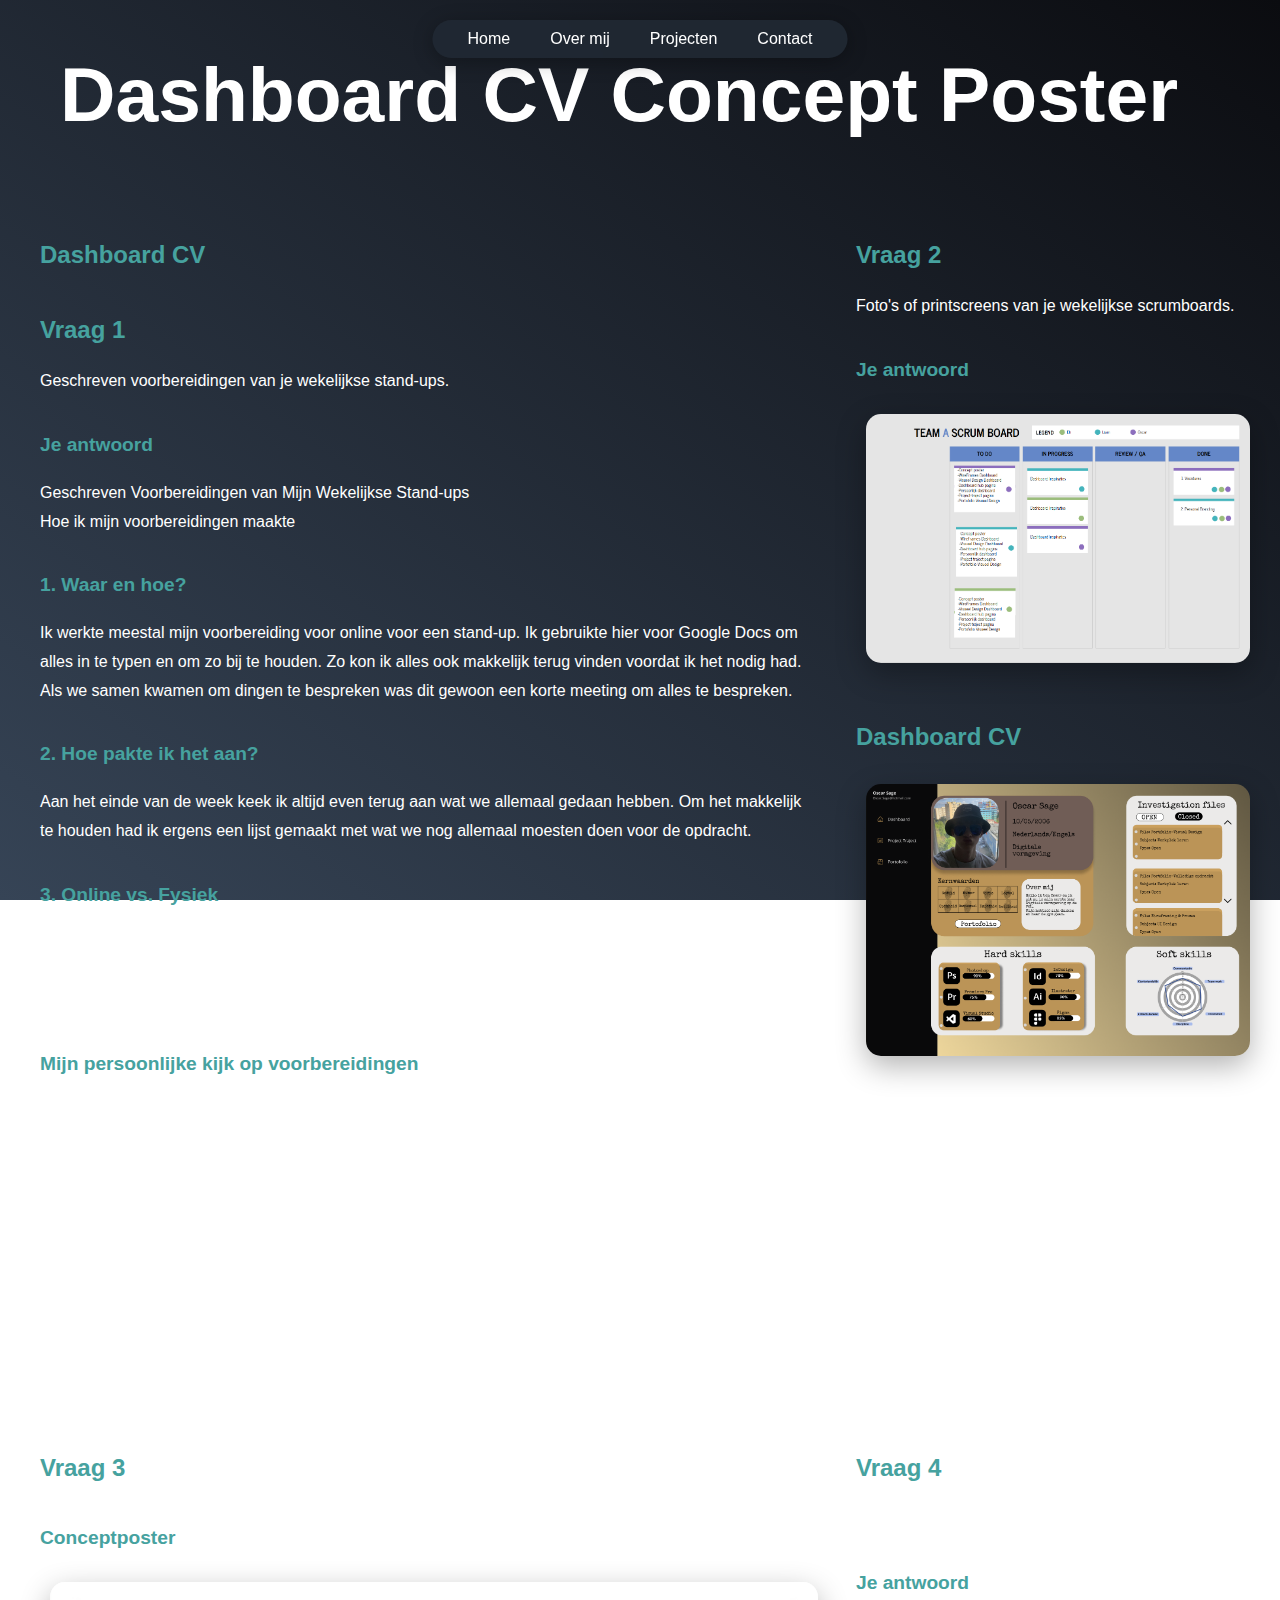
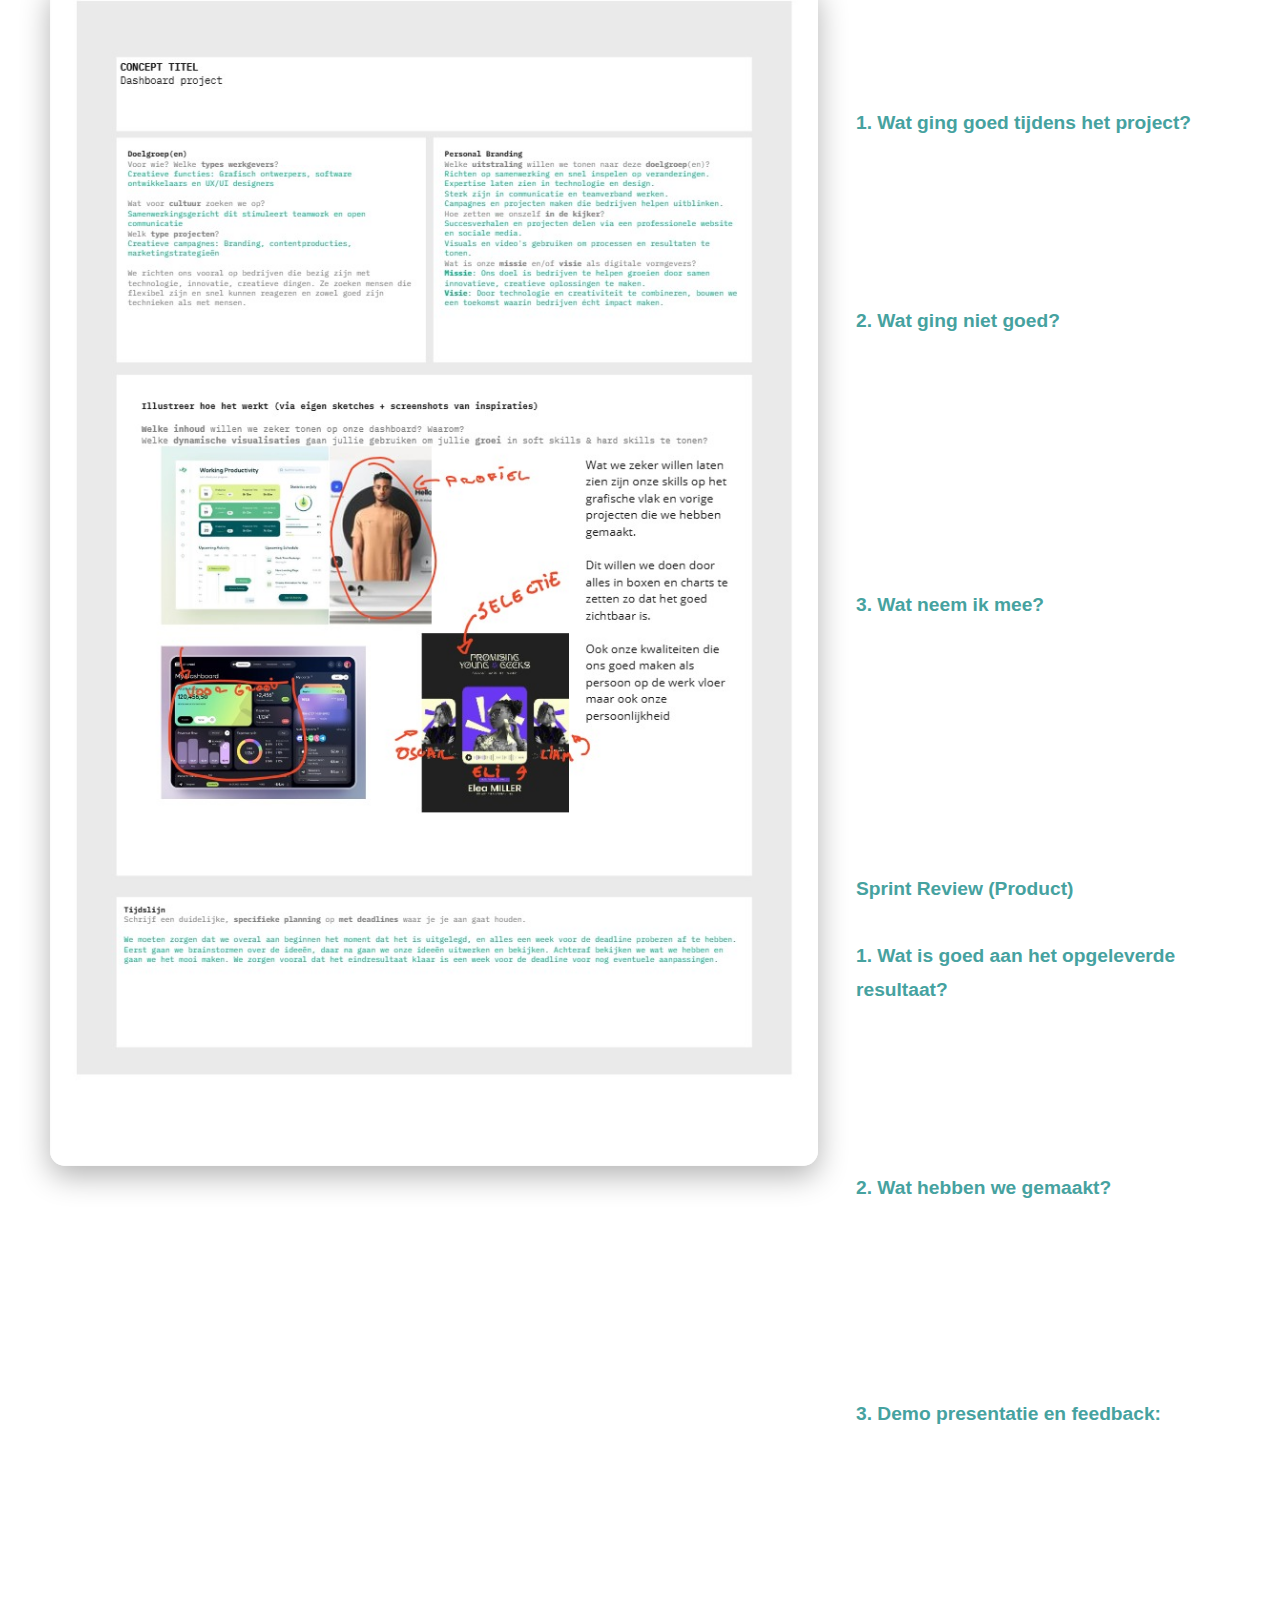
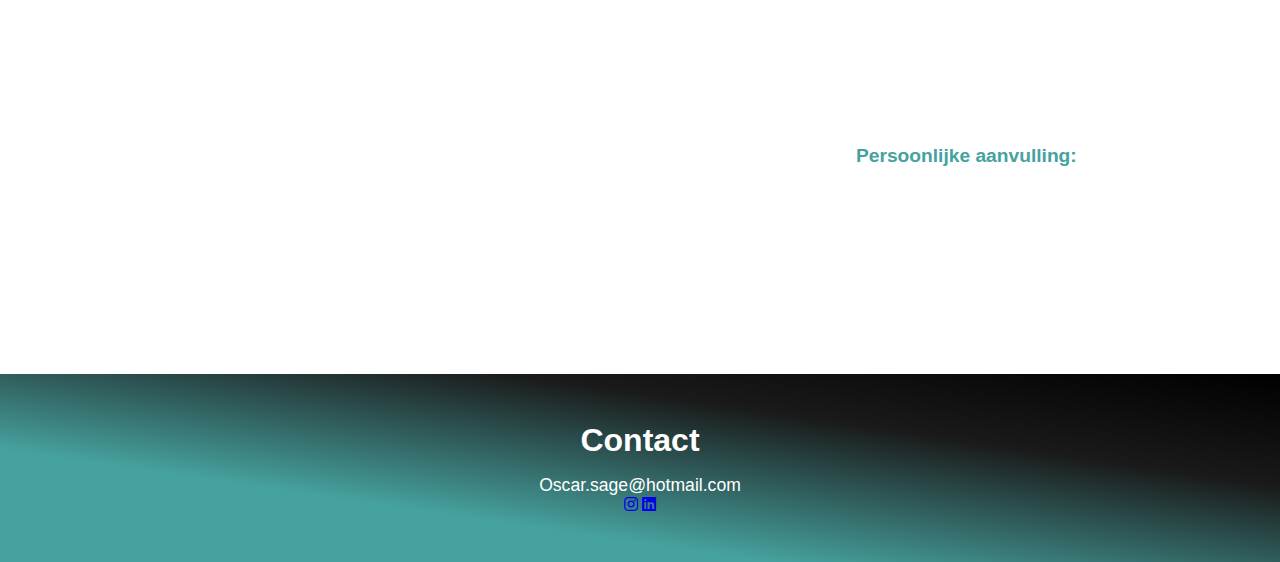
<file: DashboardCV- Concept Poster.html>
<!DOCTYPE html>
<html lang="en">

<head>
    <meta charset="UTF-8">
    <meta name="viewport" content="width=device-width, initial-scale=1.0">
    <title>Document</title>
    <link rel="stylesheet" href="assets/css/style.css">
    <link rel="stylesheet" href="assets/css/style02.css">
    <link rel="stylesheet" href="https://cdnjs.cloudflare.com/ajax/libs/font-awesome/5.15.3/css/all.min.css">

    <link rel="preconnect" href="https://fonts.googleapis.com">
    <link rel="preconnect" href="https://fonts.gstatic.com" crossorigin>


</head>
<style>
    img {
        margin: 10px;
    }

    main {
        margin: 20px;
        padding: 20px;
    }

    header {
        margin-bottom: 20px;
        padding: 20px;
    }

    section {
        margin: 20px 0;
        padding: 20px;
    }

    h2 {
        font-size: clamp(2rem, 6vw, 6rem);
        color: white;
        font-weight: 800;
        margin-bottom: 2rem;
        line-height: 0.9;
    }
</style>

<body class="grad1">

    <body>
        <main class="container02">
            <!-- Navigation -->
            <nav class="navbar">
                <ul class="nav-links" id="navLinks">
                    <li><a href="Index.html">Home</a></li>
                    <li><a href="#about">Over mij</a></li>
                    <li><a href="Projecten0.2.html">Projecten</a></li>
                    <li><a href="#contact">Contact</a></li>
                </ul>
                <div class="hamburger" id="hamburger">
                    <span></span>
                    <span></span>
                    <span></span>
                </div>
            </nav>

            <header>
                <div class="hero-section">
                    <div class="hero-text">
                        <h2>Dashboard CV Concept Poster</h2>
                    </div>
                   
                </div>
            </header>

            <div class="content-section">
                <div class="content-layout">
                    <div class="content-text">
                        <strong class="middentext">Dashboard CV</strong>
                        <strong class="middentext">Vraag 1</strong>
                        <p>Geschreven voorbereidingen van je wekelijkse stand-ups.</p>

                        <strong>Je antwoord</strong>
                        <p>Geschreven Voorbereidingen van Mijn Wekelijkse Stand-ups<br>
                            Hoe ik mijn voorbereidingen maakte</p>

                        <strong>1. Waar en hoe?</strong>
                        <p>Ik werkte meestal mijn voorbereiding voor online voor een stand-up. Ik gebruikte hier voor
                            Google Docs om alles in te typen en om zo bij te houden. Zo kon ik alles ook makkelijk terug
                            vinden voordat ik het nodig had. Als we samen kwamen om dingen te bespreken was dit gewoon
                            een korte meeting om alles te bespreken.</p>

                        <strong>2. Hoe pakte ik het aan?</strong>
                        <p>Aan het einde van de week keek ik altijd even terug aan wat we allemaal gedaan hebben. Om het
                            makkelijk te houden had ik ergens een lijst gemaakt met wat we nog allemaal moesten doen
                            voor de opdracht.</p>

                        <strong>3. Online vs. Fysiek</strong>
                        <p>Als we online samen kwamen was dit vaak om samen van thuis uit te werken aan de opdrachten
                            zodat we tijdens het werk makkelijk dingen konden doen en aanpassen wat we niet goed vonden.
                            Als we elkaar dan fysiek zagen, was dit om de volgende dingen te plannen die we nog moesten
                            doen.</p>

                        <strong>Mijn persoonlijke kijk op voorbereidingen</strong>
                        <p>- Waarom ik dit belangrijk vind:<br>
                            Een goede voorbereiding geeft rust. Je hoeft niet ter plekke te bedenken wat je wilt zeggen,
                            en je laat zien dat je grip hebt op je werk. Het zorgt ook voor respect naar de tijd van het
                            team. Niemand zit te wachten op een ellenlang verhaal zonder focus.</p>

                        <p>- Mijn manier van werken:<br>
                            Ik probeer mijn updates kort en helder te houden, maar niet onpersoonlijk. Het is fijn om
                            successen te delen (hoe klein ook) en om eerlijk te zijn over wat niet lekker loopt. Het
                            geeft ruimte voor samenwerking.</p>

                        <p>- Waar ik nog aan wil werken:<br>
                            Soms denk ik te praktisch en vergeet ik iets meer kleur te geven aan mijn updates.
                            Bijvoorbeeld door de context van een project te schetsen of even wat enthousiasme te laten
                            zien. Een beetje menselijkheid maakt alles net wat leuker.</p>
                    </div>

                    <div class="content-text">
                        <strong class="middentext">Vraag 2</strong>
                        <p>Foto's of printscreens van je wekelijkse scrumboards.</p>

                        <strong>Je antwoord</strong>
                        <div class="content-image">
                            <img src="assets/images/image (2).png" alt="Scrumboard Screenshot">
                        </div>

                        <div class="section-divider"></div>

                        <strong class="middentext">Dashboard CV</strong>
                        <div class="content-image">
                            <img src="assets/images/Dashboard CV.png" alt="Dashboard CV">
                        </div>
                    </div>
                </div>
            </div>

            <div class="section-divider"></div>

            <div class="content-section">
                <div class="content-layout">
                    <div class="content-text">
                        <strong class="middentext">Vraag 3</strong>
                        <strong>Conceptposter</strong>
                        <div class="content-image">
                            <img src="assets/images/Opdracht werkplekleren - Concept poster.jpg" alt="Concept Poster">
                        </div>
                    </div>

                    <div class="content-text">
                        <strong class="middentext">Vraag 4</strong>
                        <p>Retrospective en Sprint Review</p>

                        <strong>Je antwoord</strong>
                        <p>Retrospective en Sprint Review<br>
                            Retrospective (Proces)</p>

                        <strong>1. Wat ging goed tijdens het project?</strong>
                        <p>De samenwerking met het team was echt chill. Iedereen hielp elkaar en er was een goede sfeer.
                            Taken waren meestal goed verdeeld, dus het voelde alsof we echt vooruit gingen.</p>

                        <strong>2. Wat ging niet goed?</strong>
                        <p>Planning: We hadden soms te veel ingepland voor de tijd die we hadden. Vooral in het begin
                            was het lastig om alles op tijd af te krijgen. Soms was het niet helemaal duidelijk wat het
                            belangrijkste was om eerst te doen. Dat zorgde voor wat stress. Technische problemen kwamen
                            onverwacht en dat kostte soms meer tijd dan gedacht.</p>

                        <strong>3. Wat neem ik mee?</strong>
                        <p>Het is belangrijk om wat meer tijd in te bouwen voor onverwachte dingen. Een strakke planning
                            is goed, maar een beetje speling is beter. Prioriteiten stellen is echt belangrijk. Als je
                            weet wat het belangrijkste is, kun je daar je focus op houden. Samenwerken en dingen
                            bespreken met je team helpt echt om problemen sneller op te lossen.</p>

                        <strong>Sprint Review (Product)</strong>

                        <strong>1. Wat is goed aan het opgeleverde resultaat?</strong>
                        <p>Het dashboard ziet er netjes en professioneel uit. Het is overzichtelijk en goed doordacht.
                            De concept poster en hubpagina geven een goed beeld van wat het dashboard doet en waar het
                            voor bedoeld is.</p>

                        <strong>2. Wat hebben we gemaakt?</strong>
                        <p>Een wireframe dat als basis kan dienen voor het hele dashboard. Een hubpagina die alles mooi
                            bij elkaar brengt en makkelijk te gebruiken is. Een Mooie Dashboard die al de belangrijke
                            info laat zien die je nodig hebt.</p>

                        <strong>3. Demo presentatie en feedback:</strong>
                        <p>Tijdens de presentatie hebben we elkaar onze dashboards laten zien en tips gegeven.</p>

                        <p>- Wat was goed:<br>
                            Het design was consistent en logisch, dat vonden veel mensen fijn. De visuele elementen
                            zoals iconen en kleuren maakten het lekker overzichtelijk.</p>

                        <p>- Wat kan beter:<br>
                            Meer interactieve dingen toevoegen, zodat het dashboard levendiger wordt.</p>

                        <strong>Persoonlijke aanvulling:</strong>
                        <p>Ik vond het een leuke ervaring om te doen. Het samenwerken ging goed en ik heb veel geleerd,
                            vooral over het plannen en prioriteiten stellen en dat we aan alles op tijd moeten beginnen.
                            Het was soms wel stressvol, maar uiteindelijk was het het waard!</p>
                    </div>
                </div>
            </div>
        </main>
        <!-- Footer -->
        <footer id="contact">
            <h3>Contact</h3>
            <p>Oscar.sage@hotmail.com</p>
            <div class="social-icons">
                <a href="https://www.instagram.com/0scar_sage/" target="_blank"><i class="fab fa-instagram"></i></a>
                <a href="https://www.linkedin.com/in/oscar-sage-8b1aab354/" target="_blank"><i
                        class="fab fa-linkedin"></i></a>
            </div>
        </footer>
        <script src="filter0.2.js"></script>
    </body>

</html>
</file>
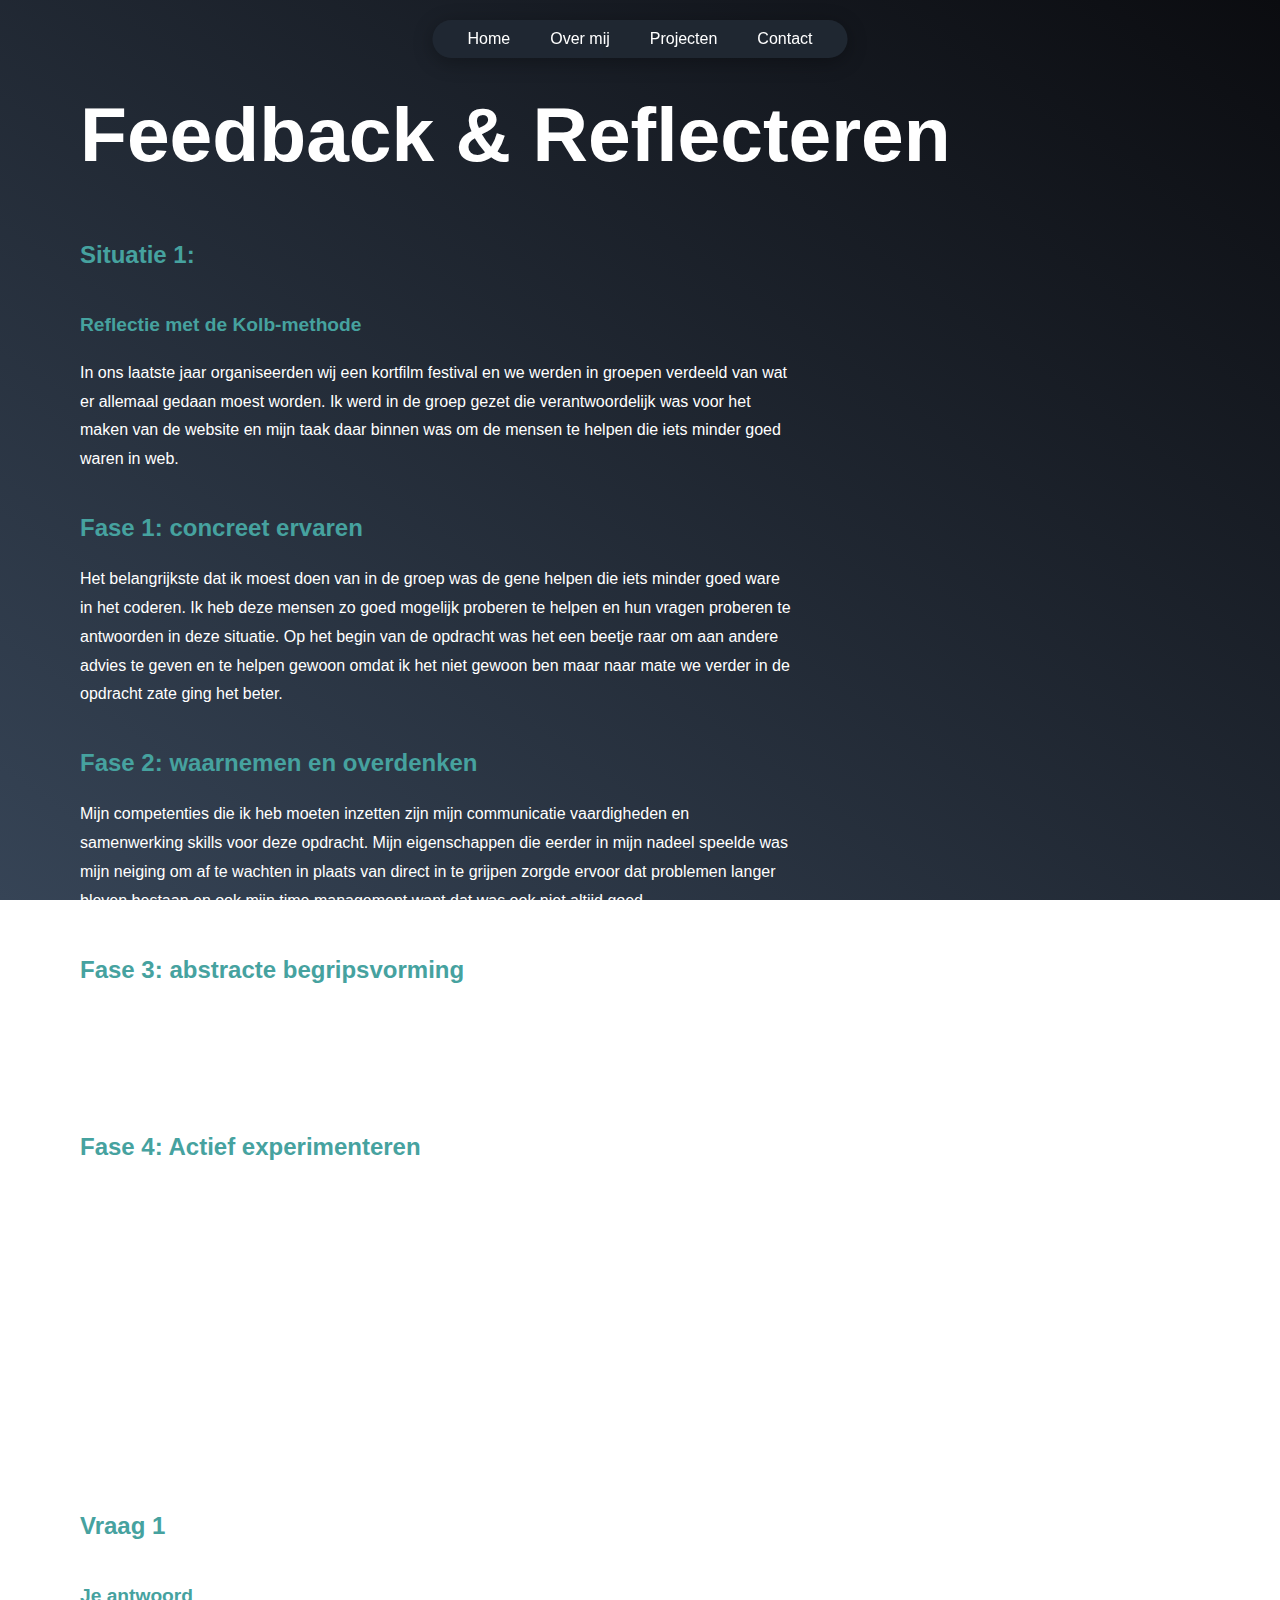
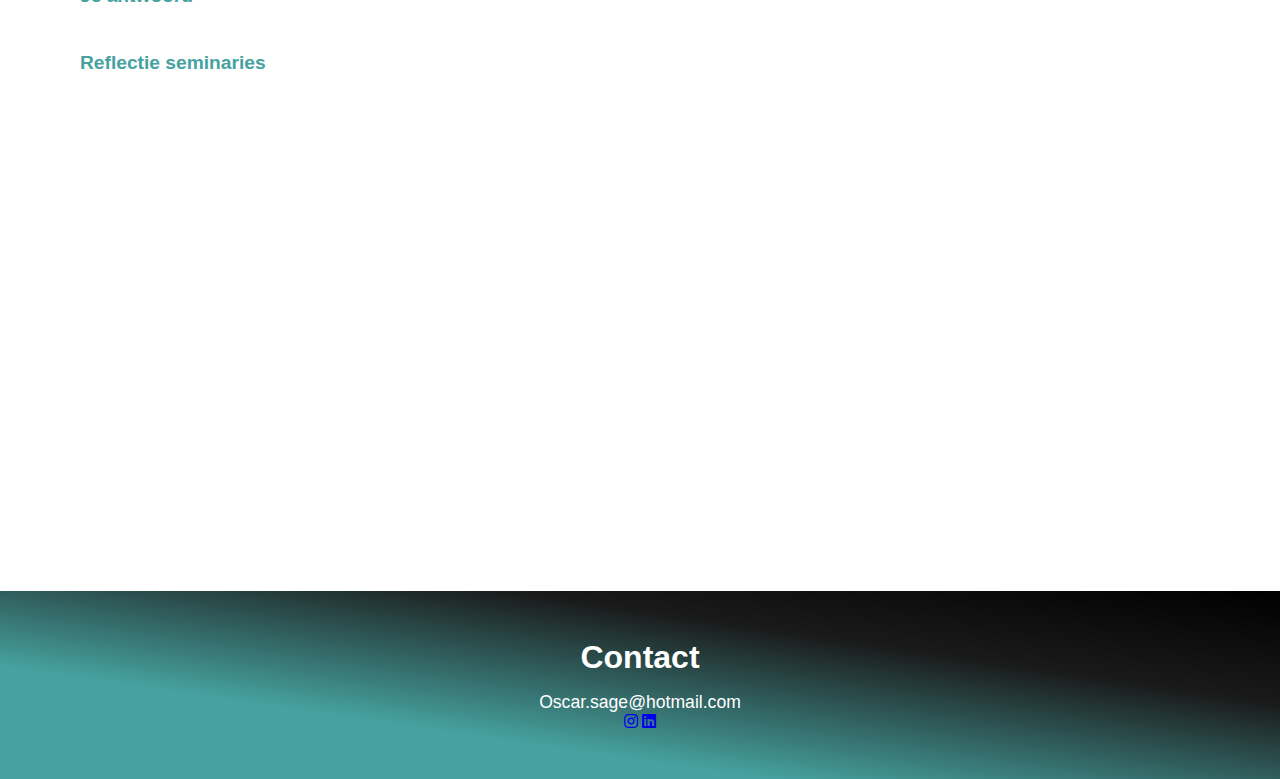
<file: Feedback & Reflecteren.html>
<!DOCTYPE html>
<html lang="en">

<head>
    <meta charset="UTF-8">
    <meta name="viewport" content="width=device-width, initial-scale=1.0">
    <title>Document</title>
    <link rel="stylesheet" href="assets/css/style02.css">
    <link rel="stylesheet" href="https://cdnjs.cloudflare.com/ajax/libs/font-awesome/5.15.3/css/all.min.css">




</head>

<style>
    img{
        margin: 10px;
    }

    main {
        margin: 20px;
        padding: 20px;
    }

    header {
        margin-bottom: 20px;
        padding: 20px;
    }

    section {
        margin: 20px 0;
        padding: 20px;
    }
    h2{
        font-size: clamp(2rem, 6vw, 6rem);
    color: white;
    font-weight: 800;
    margin-bottom: 2rem;
    line-height: 0.9;
    }
</style>

<body class="grad1">
    <main>
        <header class="container02">



            <!-- Navigation -->
            <nav class="navbar">
                <ul class="nav-links" id="navLinks">
                    <li><a href="Index02.html">Home</a></li>
                    <li><a href="Index02.html">Over mij</a></li>
                    <li><a href="Projecten0.2.html">Projecten</a></li>
                    <li><a href="#contact">Contact</a></li>
                </ul>
                <div class="hamburger" id="hamburger">
                    <span></span>
                    <span></span>
                    <span></span>
                </div>
            </nav>

            <section class="page-section" id="feedback-detail">
                <div class="content-detail">

                    <h2>Feedback & Reflecteren</h2>
                    <div class="content-layout">
                        <div class="content-text">
                            <strong class="middentext">Situatie 1:</strong>
                            <strong>Reflectie met de Kolb-methode</strong>
                            <p>In ons laatste jaar organiseerden wij een kortfilm festival en we werden in groepen
                                verdeeld
                                van wat er allemaal gedaan moest worden. Ik werd in de groep gezet die verantwoordelijk
                                was
                                voor het maken van de website en mijn taak daar binnen was om de mensen te helpen die
                                iets
                                minder goed waren in web.</p>

                            <strong class="middentext">Fase 1: concreet ervaren</strong>
                            <p>Het belangrijkste dat ik moest doen van in de groep was de gene helpen die iets minder
                                goed
                                ware in het coderen. Ik heb deze mensen zo goed mogelijk proberen te helpen en hun
                                vragen
                                proberen te antwoorden in deze situatie. Op het begin van de opdracht was het een beetje
                                raar om aan andere advies te geven en te helpen gewoon omdat ik het niet gewoon ben maar
                                naar mate we verder in de opdracht zate ging het beter.</p>

                            <strong class="middentext">Fase 2: waarnemen en overdenken</strong>
                            <p>Mijn competenties die ik heb moeten inzetten zijn mijn communicatie vaardigheden en
                                samenwerking skills voor deze opdracht. Mijn eigenschappen die eerder in mijn nadeel
                                speelde
                                was mijn neiging om af te wachten in plaats van direct in te grijpen zorgde ervoor dat
                                problemen langer bleven bestaan en ook mijn time management want dat was ook niet altijd
                                goed.</p>

                            <strong class="middentext">Fase 3: abstracte begripsvorming</strong>
                            <p>Wat ik graag wil verder ontwikkelen is mijn time management want dat is altijd slecht
                                geweest
                                en aan mijn eerder stille kant weg werken. De volgende keer ga ik proberen op tijd te
                                zijn
                                met alles en iets actiever te zijn in het team.</p>

                            <strong class="middentext">Fase 4: Actief experimenteren</strong>
                            <p>In een volgend project ga ik proberen eerder in te grijpen als ik zie dat er iemand met
                                een
                                probleem zit en meer van mezelf te tonen.</p>
                        </div>
                        
                    </div>
                </div>
            </section>

            <section class="page-section" id="seminaries-detail">
                <div class="content-detail">

                    <h2>Werkveldverkenning Seminaries</h2>
                    <div class="content-layout">
                        <div class="content-text">
                            <strong class="middentext">Vraag 1</strong>
                            <strong>Je antwoord</strong>
                            <p><strong>Reflectie seminaries</strong></p>
                            <p>De seminaries waren nuttig om naar te luisteren, omdat ze inzicht gaven in het werkveld
                                van
                                grafische vormgeving en front-end development.</p>
                            <p>Voorafgaand aan de seminaries had ik enkele vragen voorbereid, zoals: "Hoe werken jullie
                                samen met een klant tijdens een project?" Hierop heb ik een antwoord gekregen. De meeste
                                bedrijven werken nauw samen met de klant en zorgen voor goede communicatie tijdens het
                                project, vooral in het begin, wanneer ze een idee moeten vormen van wat de klant precies
                                wil.</p>
                            <p>De twee bedrijven die mij het meest aanspraken, waren Made en Mast Agency, grotendeels
                                omdat
                                zij meer grafisch georiënteerde bedrijven zijn. Bovendien spreekt wat ze doen mij meer
                                aan
                                dan de andere twee bedrijven.</p>
                            <p>De gastsprekers hebben zeker geholpen om het professionele werkveld beter te begrijpen.
                                Waar
                                ik eerder dacht dat de taken van een grafisch vormgever voornamelijk bestonden uit het
                                maken
                                van ontwerpen, werd hier duidelijk dat conceptontwikkeling en klantinteractie een groot
                                deel
                                van het werk uitmaken.</p>
                        </div>

                    </div>
                </div>
            </section>
            </div>
    </main>

    <!-- Footer -->
    <footer id="contact">
        <h3>Contact</h3>
        <p>Oscar.sage@hotmail.com</p>
        <div class="social-icons">
            <a href="https://www.instagram.com/0scar_sage/" target="_blank"><i class="fab fa-instagram"></i></a>
            <a href="https://www.linkedin.com/in/oscar-sage-8b1aab354/" target="_blank"><i
                    class="fab fa-linkedin"></i></a>
        </div>
    </footer>

    <script src="filter0.2.js"></script>
</body>

</html>
</file>
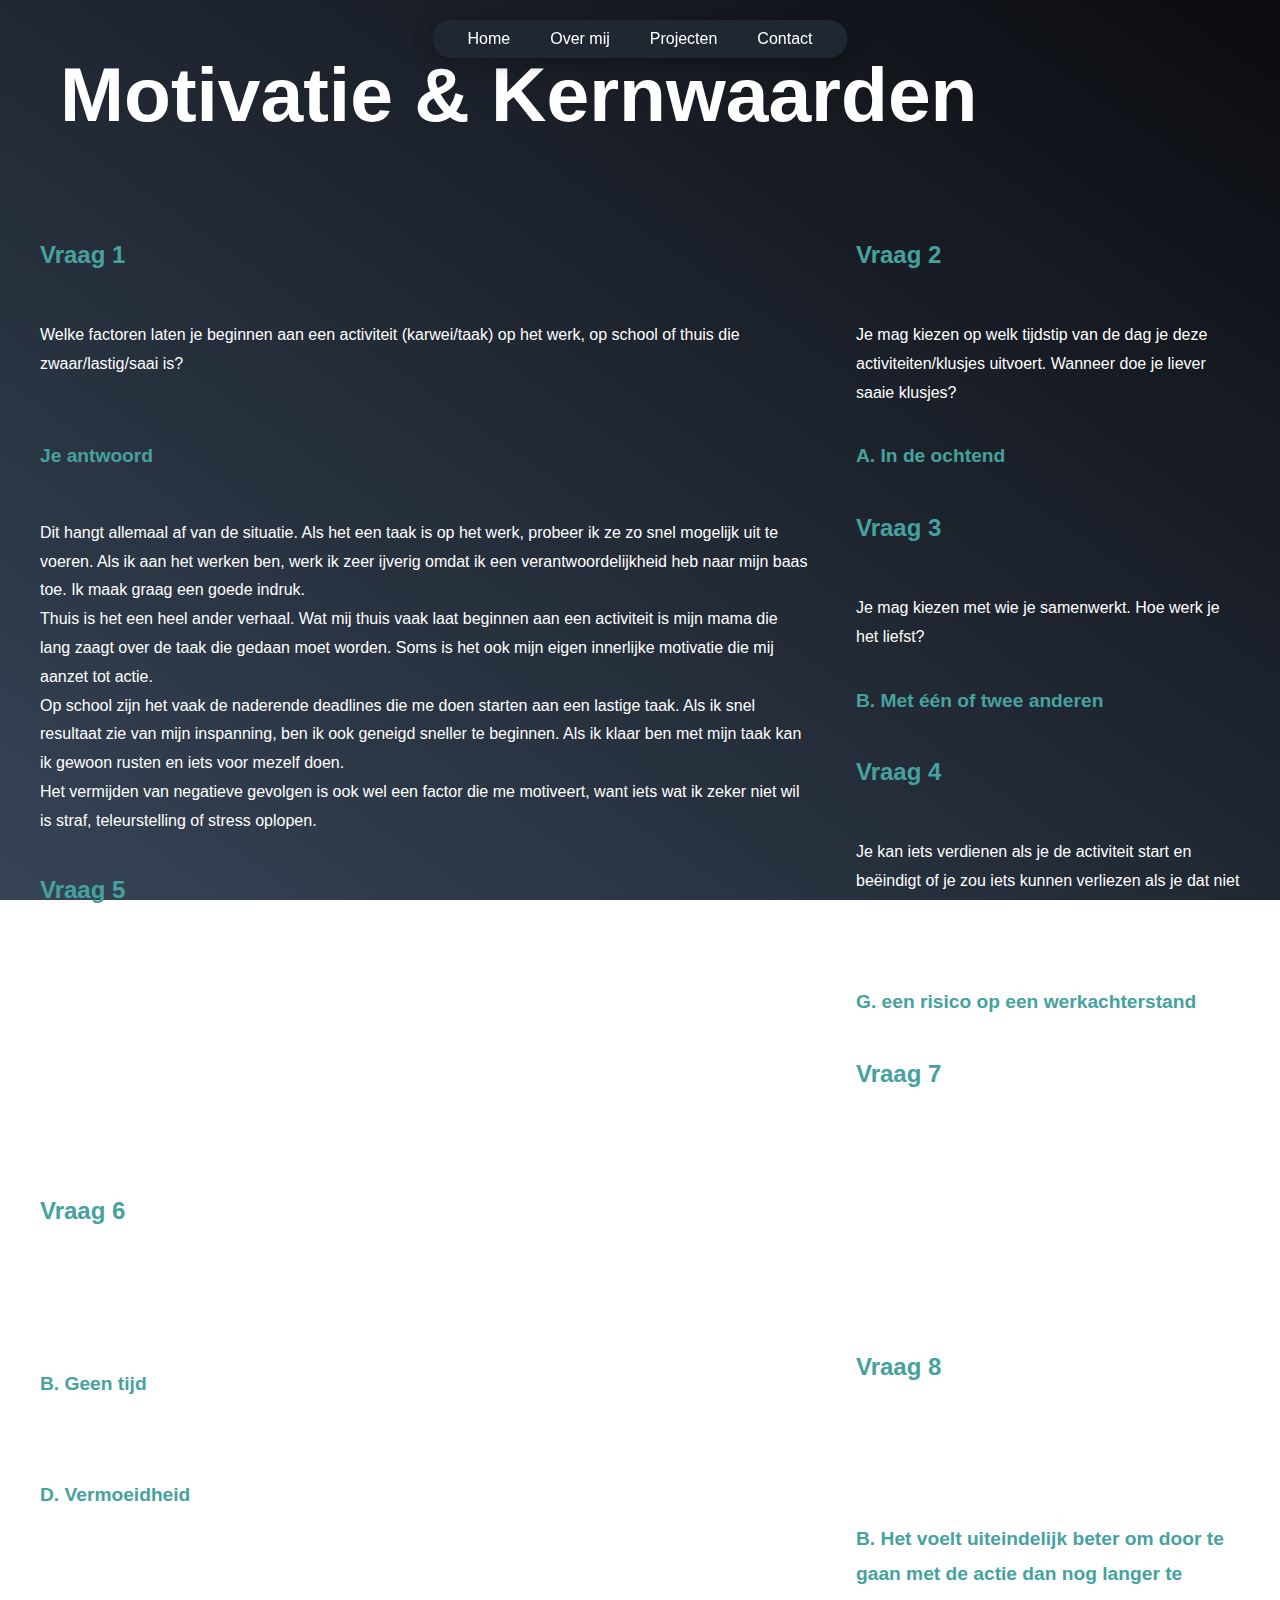
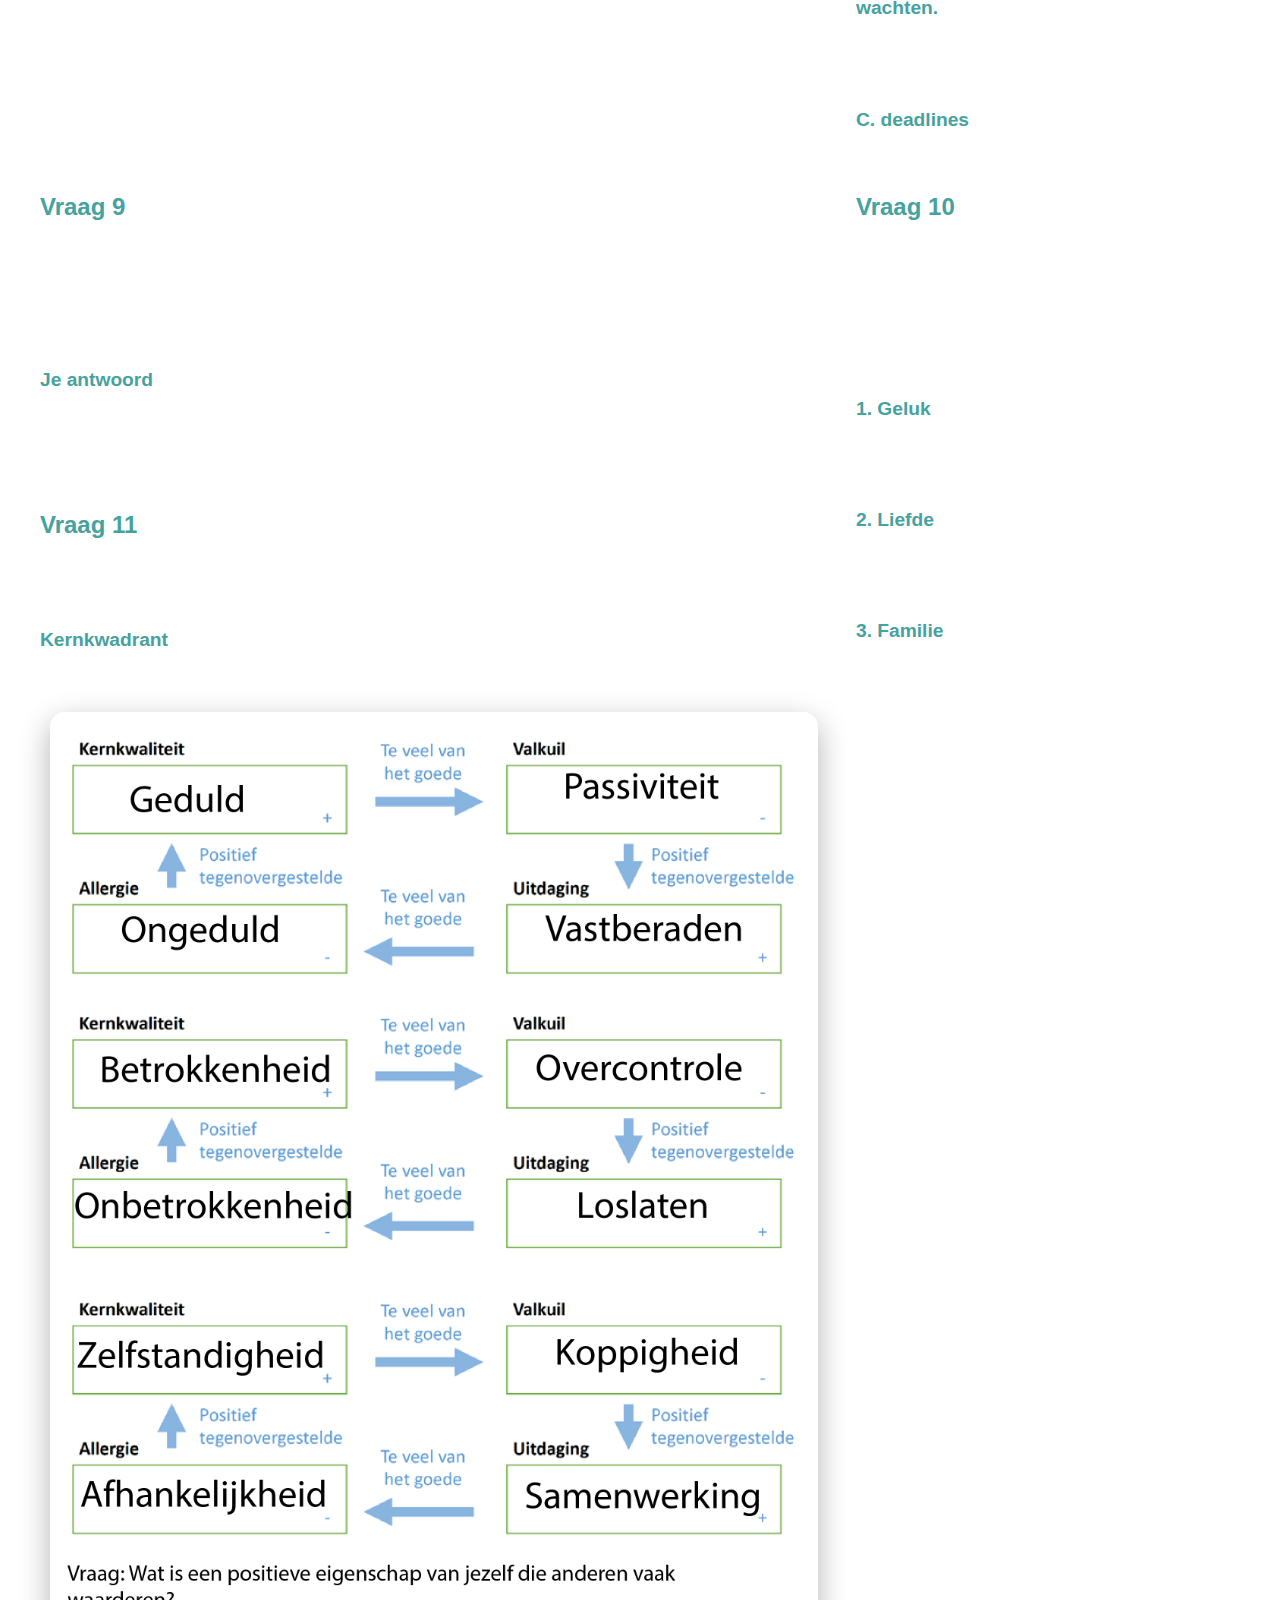
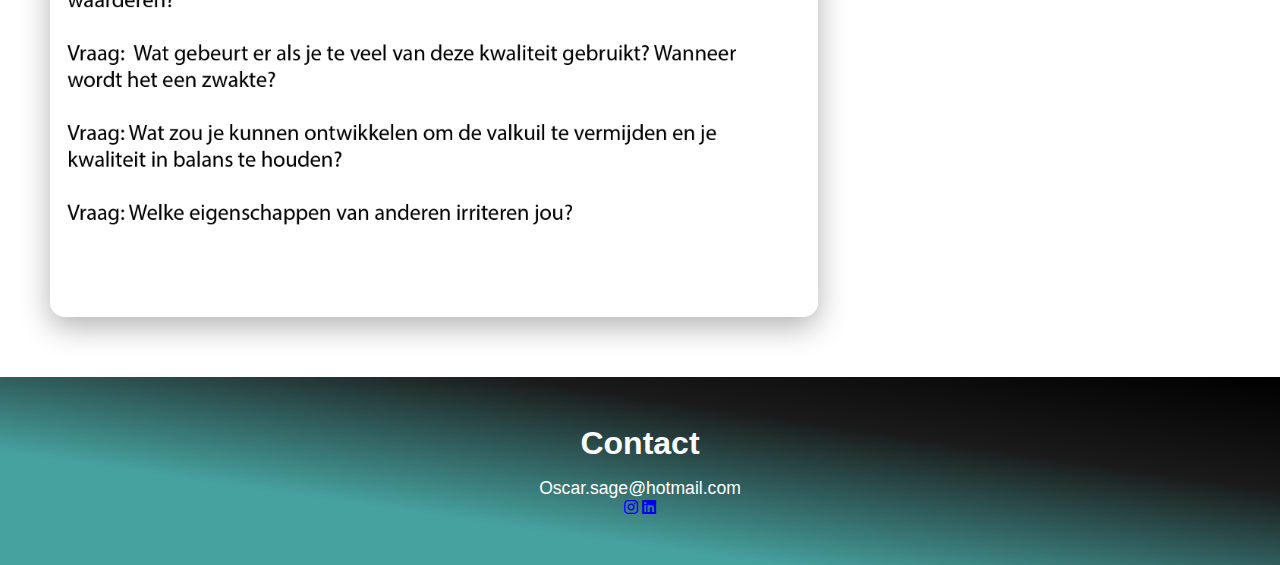
<file: Motivatie & Kernwaarden.html>
<!DOCTYPE html>
<html lang="en">

<head>
    <meta charset="UTF-8">
    <meta name="viewport" content="width=device-width, initial-scale=1.0">
    <title>Document</title>
    <link rel="stylesheet" href="assets/css/style.css">
    <link rel="stylesheet" href="assets/css/style02.css">
    <link rel="stylesheet" href="https://cdnjs.cloudflare.com/ajax/libs/font-awesome/5.15.3/css/all.min.css">

    <link rel="preconnect" href="https://fonts.googleapis.com">
    <link rel="preconnect" href="https://fonts.gstatic.com" crossorigin>


</head>
<style>
    img {
        margin: 10px;
    }

    main {
        margin: 20px;
        padding: 20px;
    }

    header {
        margin-bottom: 20px;
        padding: 20px;
    }

    section {
        margin: 20px 0;
        padding: 20px;
    }

    h2 {
        font-size: clamp(2rem, 6vw, 6rem);
        color: white;
        font-weight: 800;
        margin-bottom: 2rem;
        line-height: 0.9;
    }
</style>

<body class="grad1">

    <body>
        <main class="container02">
            <!-- Navigation -->
            <nav class="navbar">
                <ul class="nav-links" id="navLinks">
                    <li><a href="Index.html">Home</a></li>
                    <li><a href="#about">Over mij</a></li>
                    <li><a href="Projecten0.2.html">Projecten</a></li>
                    <li><a href="#contact">Contact</a></li>
                </ul>
                <div class="hamburger" id="hamburger">
                    <span></span>
                    <span></span>
                    <span></span>
                </div>
            </nav>

            <header>
                <div class="hero-section">
                    <div class="hero-text">
                        <h2>Motivatie & Kernwaarden </h2>
                    </div>
                    
                </div>
            </header>

            <div class="content-section">
                <div class="content-layout">
                    <div class="content-text">
                        <p>
                            <strong class="middentext">Vraag 1</strong>
                            <br>
                            Welke factoren laten je beginnen aan een activiteit (karwei/taak) op het werk, op school of
                            thuis
                            die zwaar/lastig/saai is?
                            <br><br>
                            <strong>Je antwoord</strong>
                            <br>
                            Dit hangt allemaal af van de situatie. Als het een taak is op het werk, probeer ik ze zo
                            snel
                            mogelijk uit te voeren. Als ik aan het werken ben, werk ik zeer ijverig omdat ik een
                            verantwoordelijkheid heb naar mijn baas toe. Ik maak graag een goede indruk.
                            <br>
                            Thuis is het een heel ander verhaal. Wat mij thuis vaak laat beginnen aan een activiteit is
                            mijn
                            mama die lang zaagt over de taak die gedaan moet worden. Soms is het ook mijn eigen
                            innerlijke
                            motivatie die mij aanzet tot actie.
                            <br>
                            Op school zijn het vaak de naderende deadlines die me doen starten aan een lastige taak. Als
                            ik snel
                            resultaat zie van mijn inspanning, ben ik ook geneigd sneller te beginnen. Als ik klaar ben
                            met mijn
                            taak kan ik gewoon rusten en iets voor mezelf doen.
                            <br>
                            Het vermijden van negatieve gevolgen is ook wel een factor die me motiveert, want iets wat
                            ik zeker
                            niet wil is straf, teleurstelling of stress oplopen.
                        </p>



                        <p>
                            <strong class="middentext"> Vraag 5</strong> <br>
                            Eventuele andere winsten of verliezen, welke?
                            <br><br>
                            Je antwoord <br>
                            Tijdwinst: Het afronden van een activiteit bespaard tijd en in de toekomst, waardoor ik
                            meer
                            ruimte
                            heb voor andere dingen.
                            <br>
                            Verminderen van stres door taken op tijd af te hebben dit kan leiden tot minder spanning
                            en
                            een
                            gevoel van rust,
                        </p>
                        <p>
                            <strong class="middentext">Vraag 6</strong><br>
                            Welke factoren doen je van gedacht veranderen, ook al had je reeds besloten om te
                            beginnen
                            aan een
                            activiteit/karwei?
                            <br>
                            <strong>B. Geen tijd</strong>
                            <br>
                            <strong>D. Vermoeidheid</strong>

                        </p>

                    </div>
                    <div class="content-text">
                        <p>
                            <strong class="middentext">Vraag 2</strong> <br>

                            Je mag kiezen op welk tijdstip van de dag je deze activiteiten/klusjes uitvoert. Wanneer doe
                            je
                            liever saaie klusjes?
                            <br>
                            <strong>A. In de ochtend</strong>

                        </p>
                        <p>
                            <strong class="middentext">Vraag 3</strong><br>
                            Je mag kiezen met wie je samenwerkt. Hoe werk je het liefst?
                            <br>
                            <strong>B. Met één of twee anderen</strong>

                        </p>
                        <p>
                            <strong class="middentext">Vraag 4</strong> <br>
                            Je kan iets verdienen als je de activiteit start en beëindigt of je zou iets kunnen
                            verliezen als je
                            dat niet doet. Welke van deze winsten of verliezen zouden je het meest kunnen helpen?
                            <br>
                            <strong>G. een risico op een werkachterstand</strong>
                        </p>


                        <p>
                            <strong class="middentext">Vraag 7</strong><br>
                            Eventuele andere factoren, welke?
                            <br><br>
                            Je antwoord <br>
                            Geen duidelijke deadline kan het makkelijk zijn om mijn werk uit te stellen, omdat de
                            druk
                            om direct
                            aan de slag te gaan ontbreek?
                        </p>
                        <p>
                            <strong class="middentext">Vraag 8</strong> <br>
                            Wat zou je ondanks alles toch doen starten?
                            <br><br>

                            <strong>B. Het voelt uiteindelijk beter om door te gaan met de actie dan nog langer te
                                wachten.
                            </strong>
                            <br>
                            <strong>C. deadlines</strong>

                        </p>


                    </div>
                </div>

                <div class="section-divider"></div>

                <div class="content-section">
                    <div class="content-layout">
                        <div class="content-text">
                            <p>
                                <strong class="middentext">Vraag 9</strong><br>
                                Eventuele andere redenen, welke?
                                <br><br>
                                <strong>Je antwoord</strong> <br>
                                Uitstel zorgt alleen maar voor meer stres, Interne motivatie of discipline zou mij ook
                                wel doen
                                starten.
                            </p>

                            <p>
                                <strong class="middentext">Vraag 11</strong><br>
                                <strong>Kernkwadrant</strong> <br>

                            </p>

                            <div class="content-image">
                                <img width="100%" src="assets/images/Kernkwaliteiten.png" alt="">
                            </div>
                        </div>
                        <div class="content-text">
                            <p>
                                <strong class="middentext">Vraag 10</strong><br>
                                Beschrijf hier je top 3 kernwaarden uit de persoonlijke waarden test.
                                <br><br>
                                <strong>1. Geluk</strong>
                                <br>
                                <strong>2. Liefde</strong>
                                <br>
                                <strong>3. Familie</strong>
                                <br><br>
                                Geluk staat bovenaan omdat het de kern vormt van een persoonlijk leven. Geluk beïnvloedt
                                al je
                                keuzes en is essentieel voor een goed leven. Als je gelukkig bent, straalt dit uit naar
                                andere
                                gebieden, zoals liefde en familie, en helpt het je een positieve mind te behouden in het
                                leven.
                                <br><br>
                                Liefde volgt omdat het de bron is van diepe verbinding. Liefde geeft je relaties
                                betekenis en leven
                                maar dit kan echt pas als ge gelukkig bent.
                                <br><br>

                                Familie is belangrijk, maar staat derde omdat geluk en liefde nodig zijn om sterke
                                familierelaties
                                te onderhouden.
                            </p>
                        </div>


                    </div>
                </div>
        </main>
        <!-- Footer -->
        <footer id="contact">
            <h3>Contact</h3>
            <p>Oscar.sage@hotmail.com</p>
            <div class="social-icons">
                <a href="https://www.instagram.com/0scar_sage/" target="_blank"><i class="fab fa-instagram"></i></a>
                <a href="https://www.linkedin.com/in/oscar-sage-8b1aab354/" target="_blank"><i
                        class="fab fa-linkedin"></i></a>
            </div>
        </footer>
        <script src="filter0.2.js"></script>
    </body>

</html>
</file>
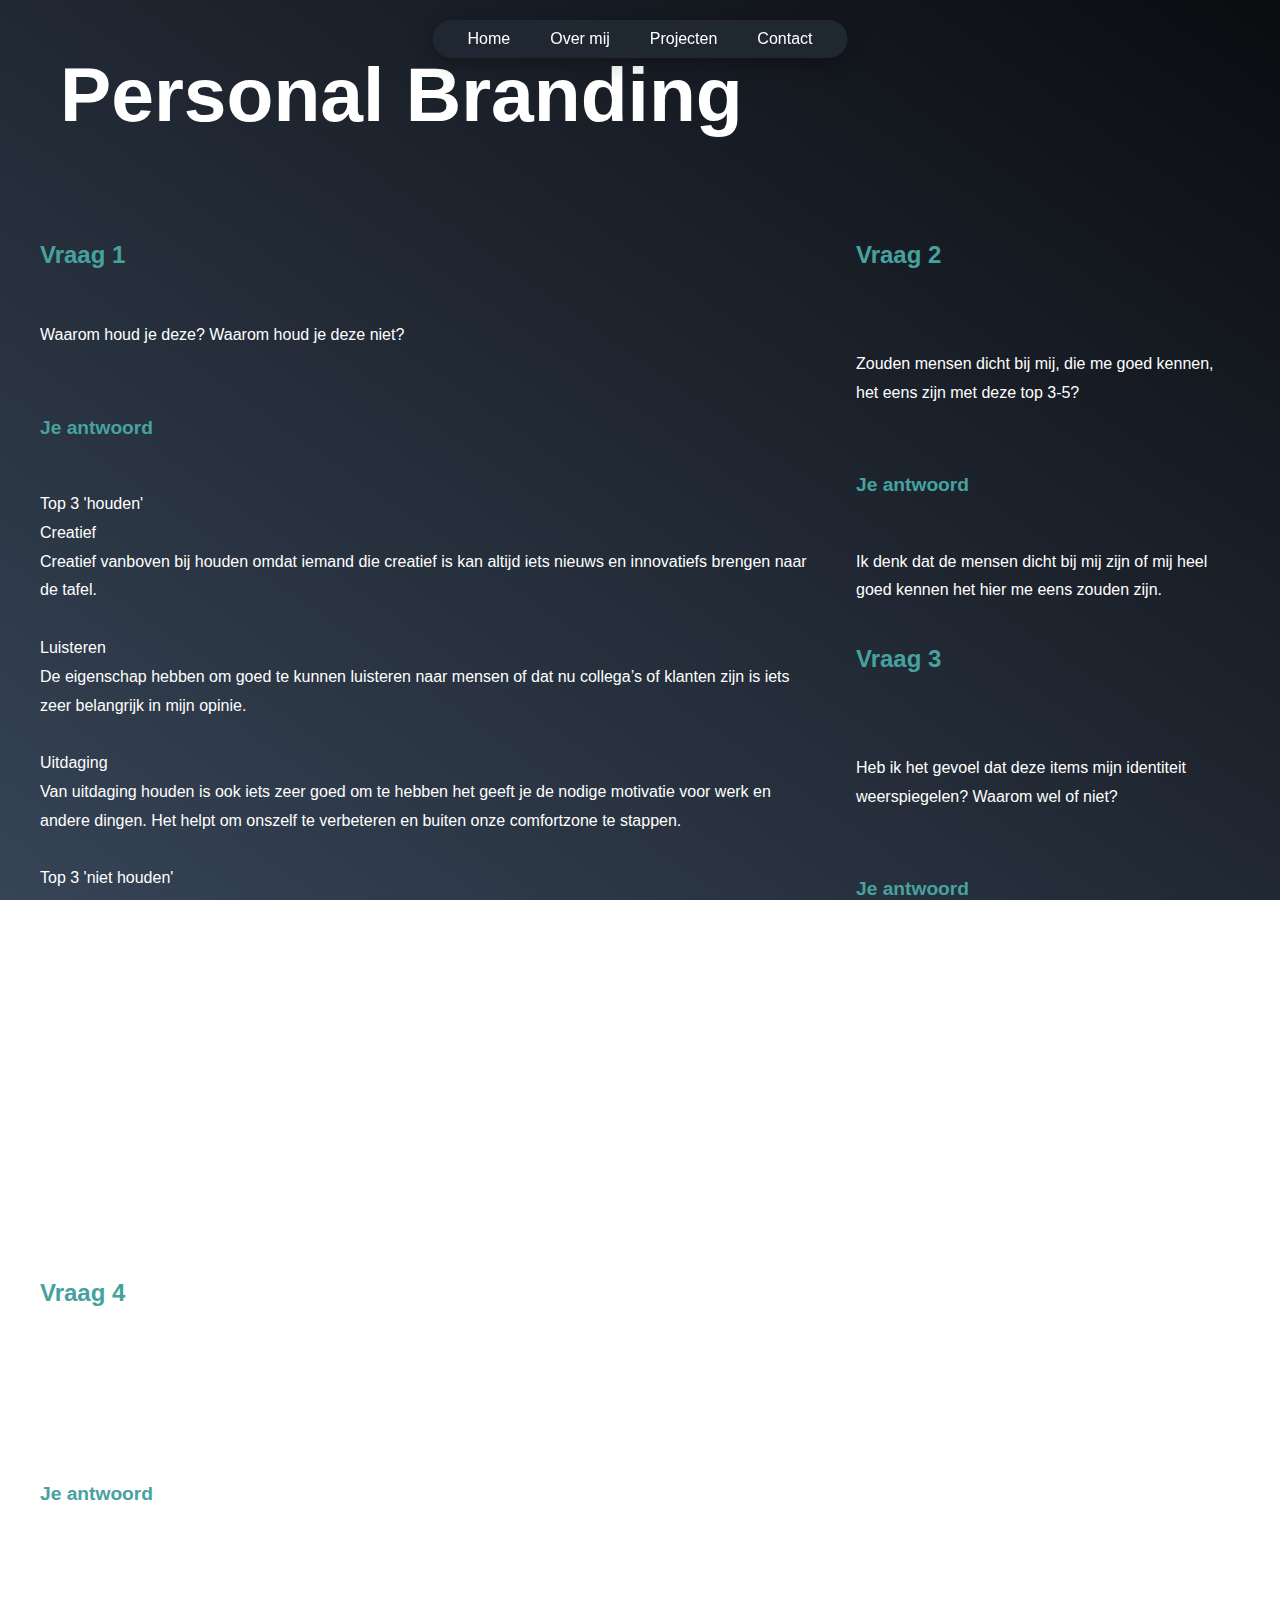
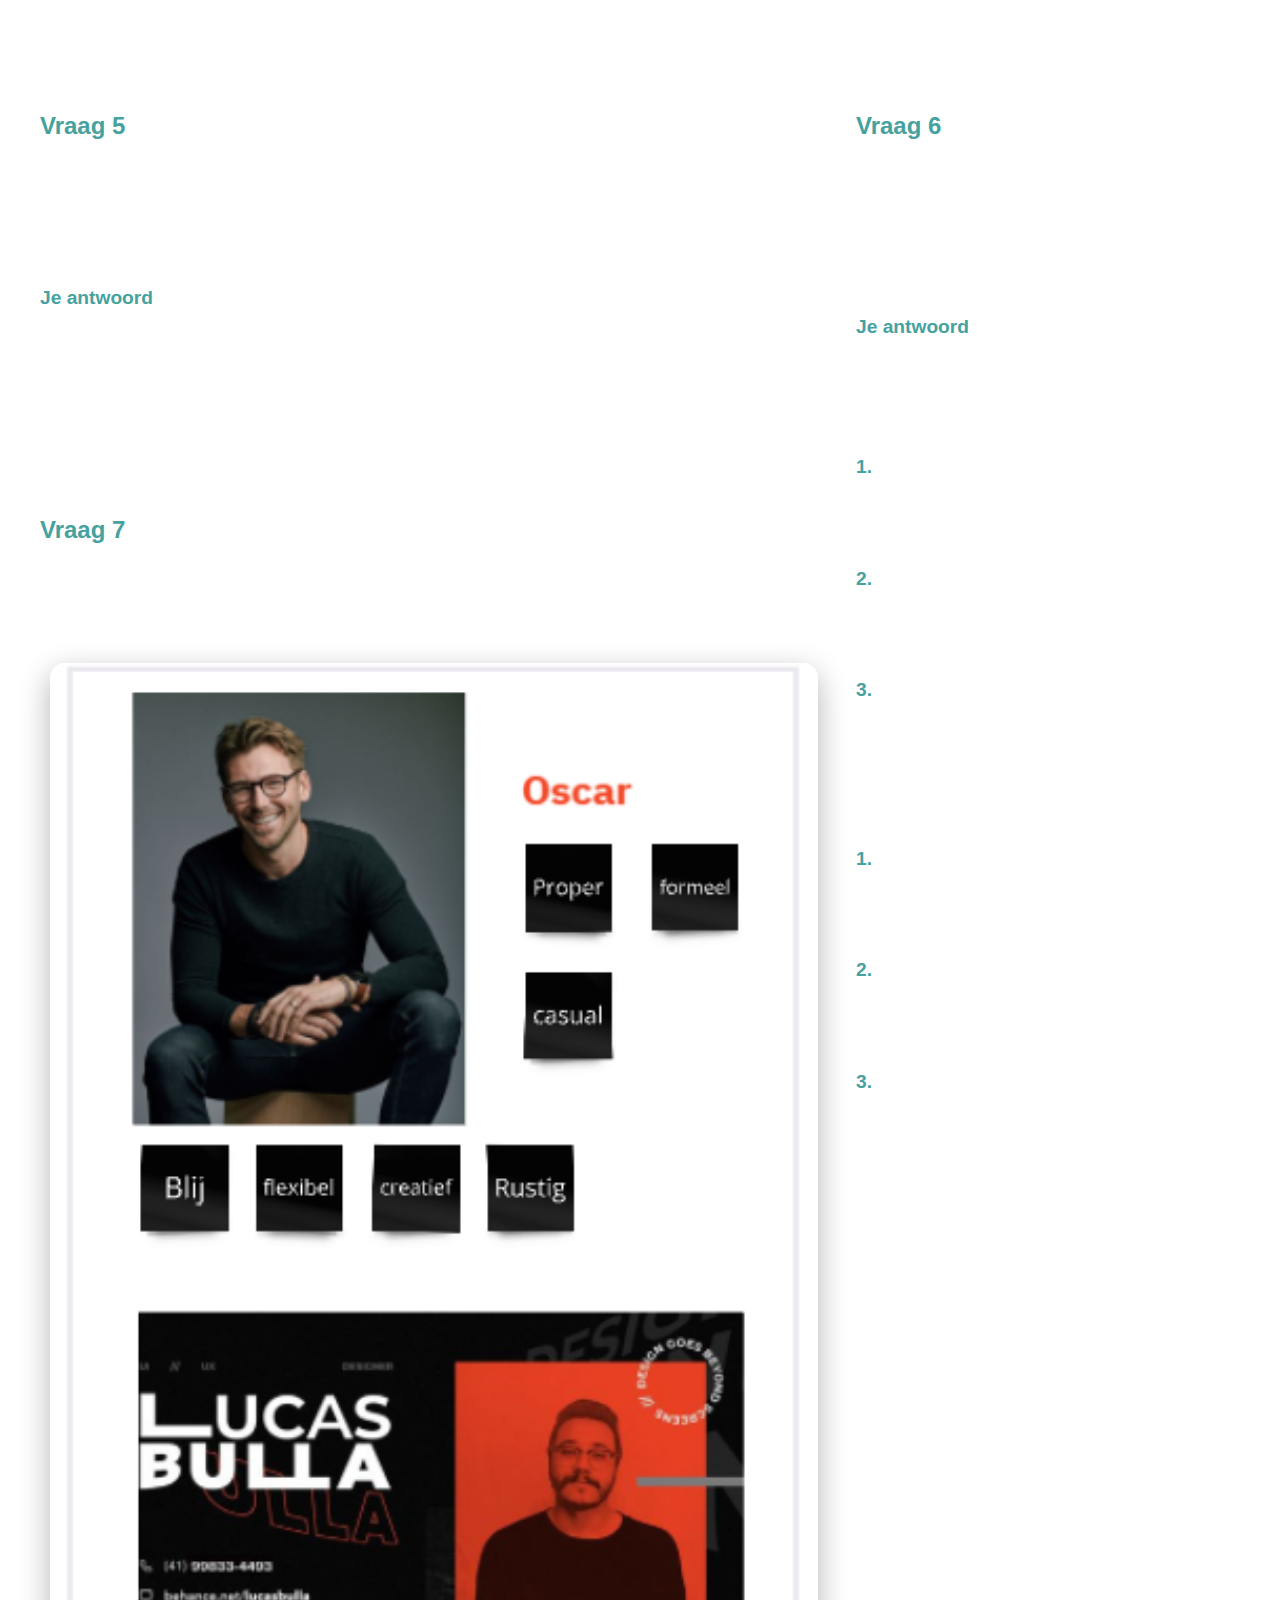
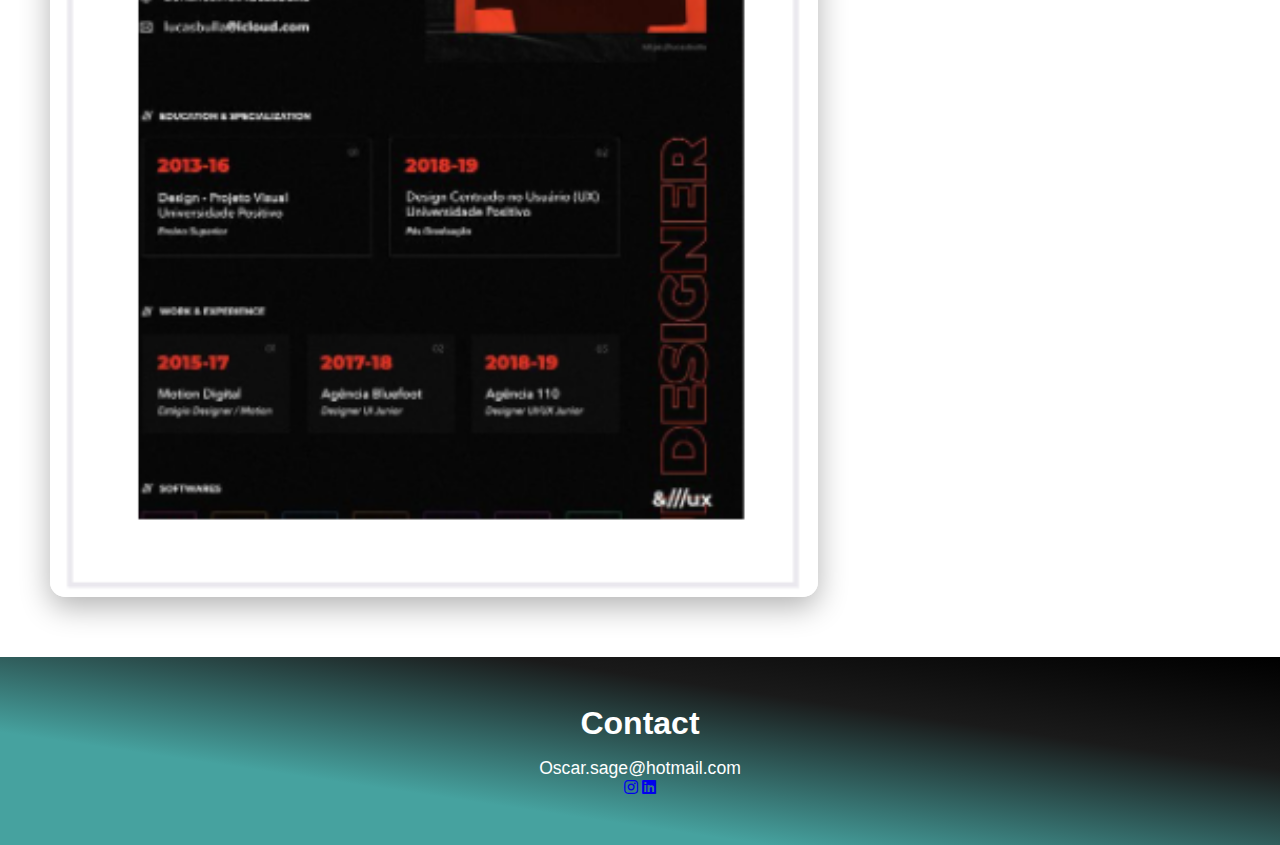
<file: Personal Branding.html>
<!DOCTYPE html>
<html lang="en">

<head>
    <meta charset="UTF-8">
    <meta name="viewport" content="width=device-width, initial-scale=1.0">
    <title>Document</title>
    <link rel="stylesheet" href="assets/css/style.css">
    <link rel="stylesheet" href="assets/css/style02.css">
    <link rel="stylesheet" href="https://cdnjs.cloudflare.com/ajax/libs/font-awesome/5.15.3/css/all.min.css">

    <link rel="preconnect" href="https://fonts.googleapis.com">
    <link rel="preconnect" href="https://fonts.gstatic.com" crossorigin>


</head>
<style>
    img {
        margin: 10px;
    }

    main {
        margin: 20px;
        padding: 20px;
    }

    header {
        margin-bottom: 20px;
        padding: 20px;
    }

    section {
        margin: 20px 0;
        padding: 20px;
    }

    h2 {
        font-size: clamp(2rem, 6vw, 6rem);
        color: white;
        font-weight: 800;
        margin-bottom: 2rem;
        line-height: 0.9;
    }
</style>

<body class="grad1">

    <body>
        <main class="container02">
            <!-- Navigation -->
            <nav class="navbar">
                <ul class="nav-links" id="navLinks">
                    <li><a href="Index.html">Home</a></li>
                    <li><a href="#about">Over mij</a></li>
                    <li><a href="Projecten0.2.html">Projecten</a></li>
                    <li><a href="#contact">Contact</a></li>
                </ul>
                <div class="hamburger" id="hamburger">
                    <span></span>
                    <span></span>
                    <span></span>
                </div>
            </nav>

            <header>
                <div class="hero-section">
                    <div class="hero-text">
                        <h2>Personal Branding</h2>
                    </div>
                    
                </div>
            </header>

            <div class="content-section">
                <div class="content-layout">
                    <div class="content-text">
                        <p>
                            <strong class="middentext">Vraag 1</strong><br>
                            Waarom houd je deze? Waarom houd je deze niet?
                            <br><br>
                            <strong>Je antwoord</strong><br>
                            Top 3 'houden'
                            <br>
                            Creatief <br>
                            Creatief vanboven bij houden omdat iemand die creatief is kan altijd iets nieuws en
                            innovatiefs
                            brengen naar de tafel.
                            <br><br>
                            Luisteren <br>
                            De eigenschap hebben om goed te kunnen luisteren naar mensen of dat nu collega’s of klanten
                            zijn is
                            iets zeer belangrijk in mijn opinie.
                            <br><br>
                            Uitdaging <br>
                            Van uitdaging houden is ook iets zeer goed om te hebben het geeft je de nodige motivatie
                            voor werk
                            en andere dingen. Het helpt om onszelf te verbeteren en buiten onze comfortzone te stappen.
                            <br><br>
                            Top 3 'niet houden'
                            <br><br>
                            Stabiele job <br>
                            Hoewel stabiliteit belangrijk is denk ik ook dat het gevaarlijk kan zijn want dan denk ik
                            dat je
                            minder gaat groeien of minder snel kansen pakken.
                            <br><br>
                            Rustig <br>
                            Rustig zijn is altijd een positieve eigenschap. Maar ik denk dat altijd rustig zijn ook niet
                            goed is
                            dan kan het precies over als de drive niet hebben om hard te werken.
                            <br><br>
                            Blij <br>
                            Blij zijn is ook altijd een goed eigenschap om te hebben. Het enige probleem dat ik denk dat
                            er dan
                            ook wel kan voor doen is dat het kan lijken dat je dingen niet serieus neemt als het is
                            serieus is .
                        </p>
                        <p>
                            <strong class="middentext">Vraag 4</strong><br>
                            Wat zou ik in mijn professioneel leven (+ CV & portfolio) moeten doen om de items in
                            'houden’ te
                            versterken?
                            <br><br>
                            <strong>Je antwoord</strong><br>
                            Op zoek gaan naar projecten waar ik mijn creativiteit en mijn uitdaging goed kan testen en
                            uitproberen en nieuwe dingen blijven leren en toepassen aan mijn werk. Op het vlak van
                            luisteren zou
                            ik proberen zo goed mogelijk te luisteren nar anderen in meetings en andere omstandigheden
                            ook
                            feedback vragen aan mensen en daar naar luisteren.
                        </p>

                    </div>
                    <div class="content-text">
                        <p>
                            <strong class="middentext">Vraag 2</strong><br><br>
                            Zouden mensen dicht bij mij, die me goed kennen, het eens zijn met deze top 3-5?
                            <br><br>
                            <strong>Je antwoord</strong><br>
                            Ik denk dat de mensen dicht bij mij zijn of mij heel goed kennen het hier me eens zouden
                            zijn.
                        </p>
                        <p>
                            <strong class="middentext">Vraag 3</strong><br><br>
                            Heb ik het gevoel dat deze items mijn identiteit weerspiegelen? Waarom wel of niet?
                            <br><br>
                            <strong>Je antwoord</strong>
                            <br>
                            Ja, ik denk dat dit een heel goede weerspiegeling is van mijn identiteit. Ik ben al heel
                            mijn leven
                            met creatieve dingen bezig en het is ook iets waar ik graag me bezig ben. Ook ben ik iemand
                            die heel
                            goed kan luisteren naar anderen en ik vind dat dit ook wel maakt wie ik ben.
                        </p>


                    </div>
                </div>

                <div class="section-divider"></div>

                <div class="content-section">
                    <div class="content-layout">
                        <div class="content-text">
                            <p>
                                <strong class="middentext">Vraag 5</strong>
                                Wat zou ik in mijn professioneel leven (+ CV & portfolio) moeten doen om de items in
                                'niet houden’
                                te vermijden?
                                <br><br>
                                <strong>Je antwoord</strong><br>
                                Ik zou zorgen voor voortdurend nieuwe uitdagingen en groeimogelijkheden of door nieuwe
                                dingen aan te
                                pakken. Genoeg initiatief tonen in mijn werk en actief opzoek gaan naar kansen om nieuwe
                                ideeën toe
                                te voegen. Evenwichtig werken door een onderscheid te maken tussen serieuze en
                                professionele zaken
                                en minder serieuze momenten.
                            </p>
                            <p>
                                <strong class="middentext">Vraag 7</strong><br>
                                Je resultaat van de online oefening uit MIRO: 'Stijlkeuze (uiterlijk & CV)'.
                                <br><br>

                            </p>
                            <div class="content-image">
                                <img src="assets/images/Schermafbeelding 2024-10-05 142418.png" alt="">
                            </div>
                        </div>
                        <div class="content-text">
                            <p>
                                <strong class="middentext">Vraag 6</strong> <br>
                                Je 'houden' en 'niet houden'-lijst in volgorde (1e = je belangrijkste waarde)
                                <br><br>
                                <strong>Je antwoord</strong> <br>
                                Houden:
                                <br>
                                <strong>1.</strong> Creatief
                                <br>
                                <strong>2.</strong> Luisteren
                                <br>
                                <strong>3.</strong> Uitdaging
                                <br><br>

                                Niet houden:
                                <br>
                                <strong>1.</strong> Stabiele job
                                <br>
                                <strong>2.</strong> Rustig
                                <br>
                                <strong>3.</strong> Blij
                            </p>
                        </div>


                    </div>
                </div>
        </main>
        <!-- Footer -->
        <footer id="contact">
            <h3>Contact</h3>
            <p>Oscar.sage@hotmail.com</p>
            <div class="social-icons">
                <a href="https://www.instagram.com/0scar_sage/" target="_blank"><i class="fab fa-instagram"></i></a>
                <a href="https://www.linkedin.com/in/oscar-sage-8b1aab354/" target="_blank"><i
                        class="fab fa-linkedin"></i></a>
            </div>
        </footer>
        <script src="filter0.2.js"></script>
    </body>

</html>
</file>
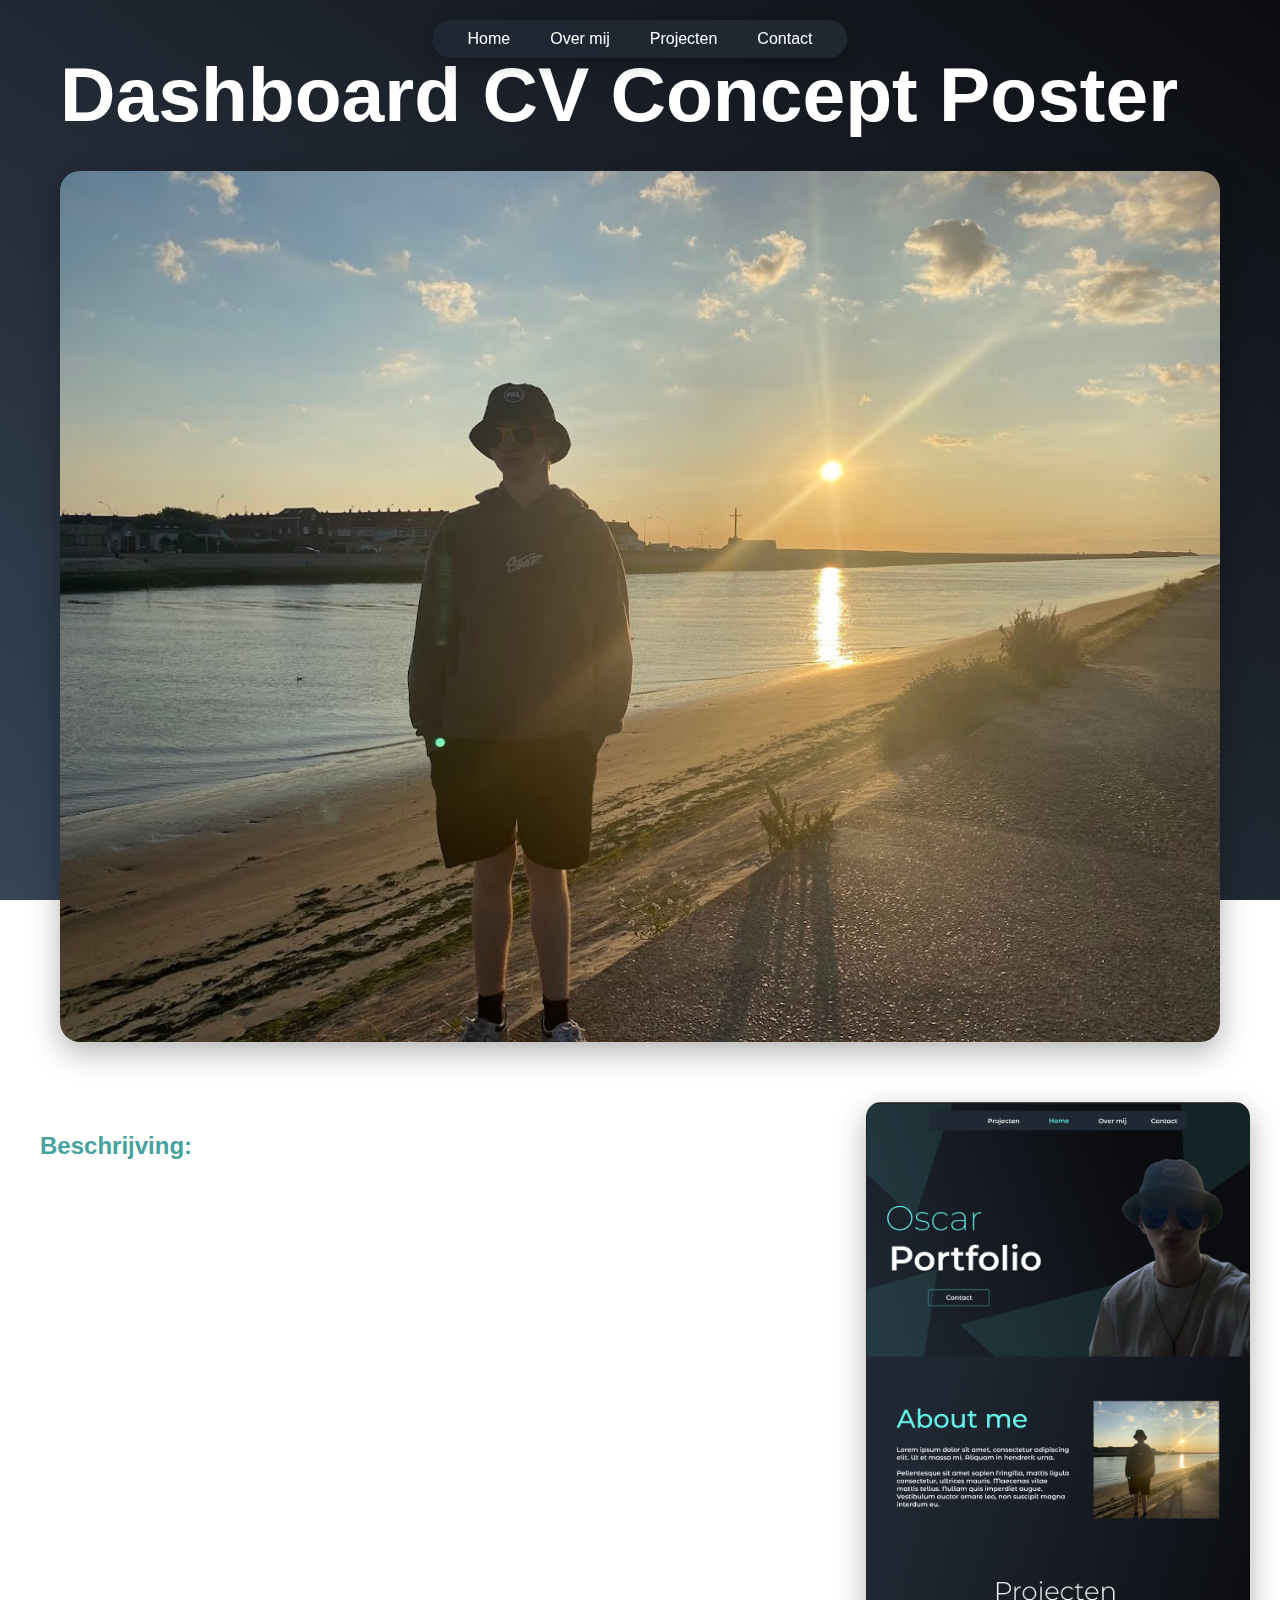
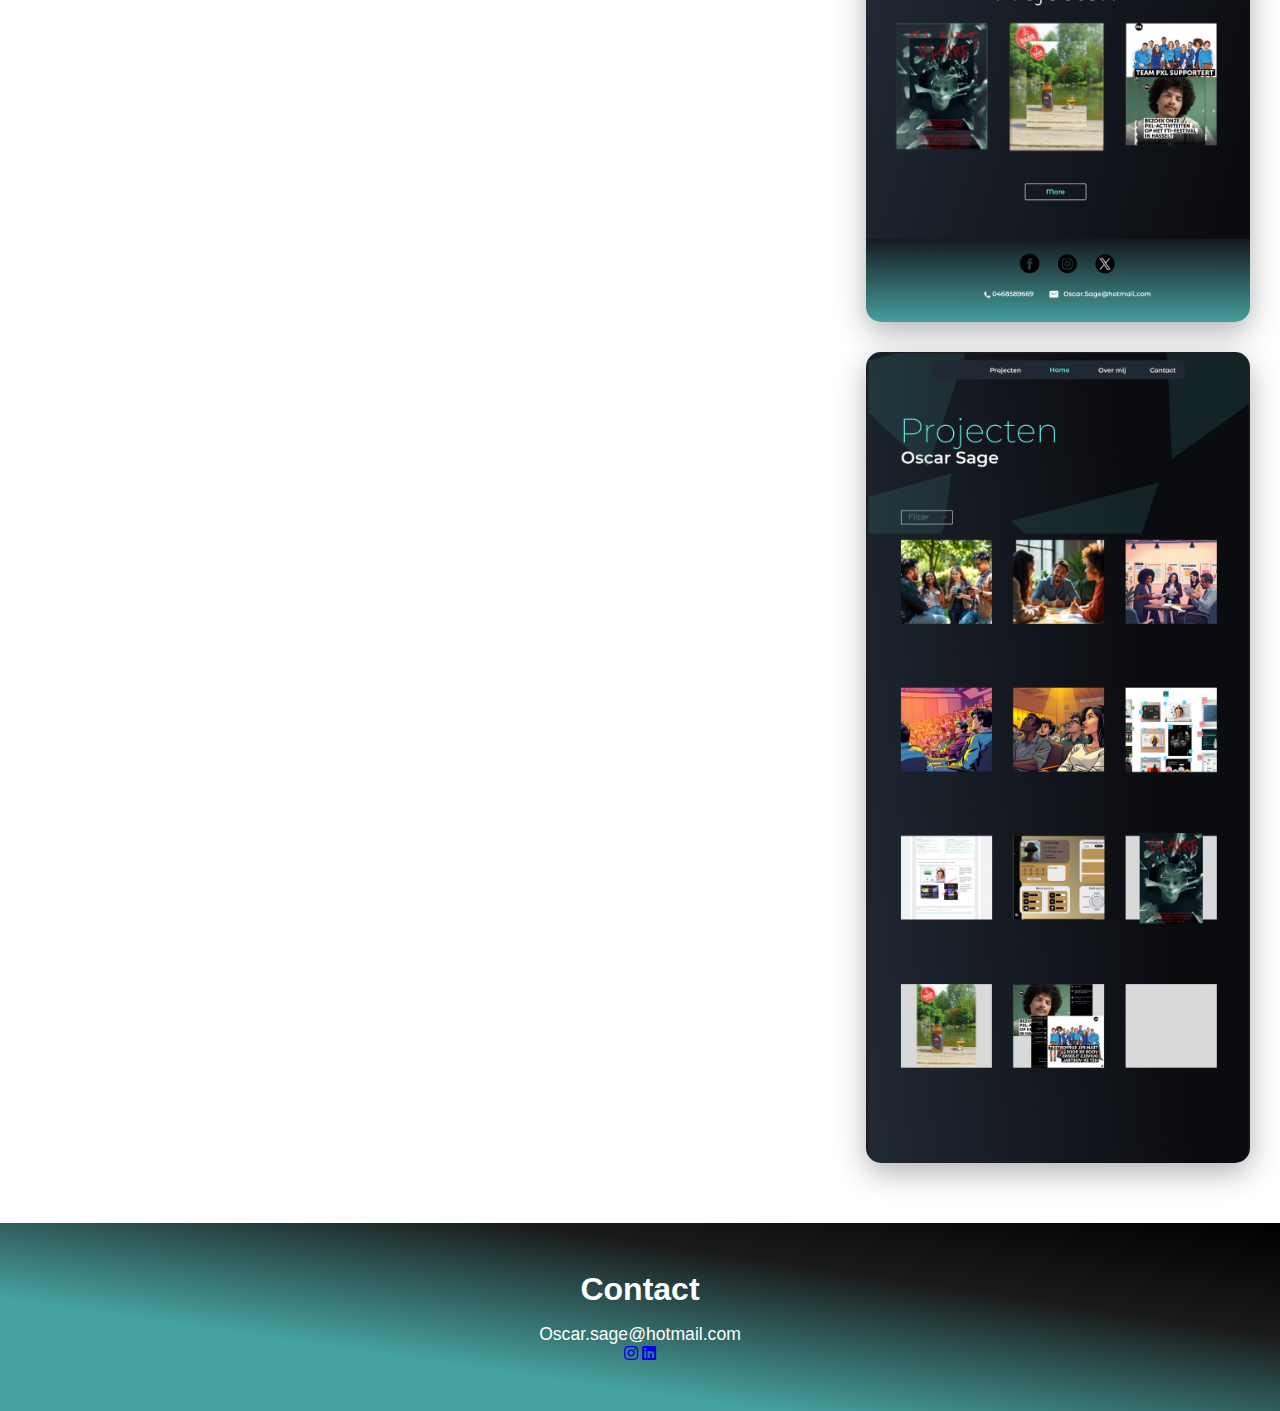
<file: Portfolio-Visual Design..html>
<!DOCTYPE html>
<html lang="en">

<head>
    <meta charset="UTF-8">
    <meta name="viewport" content="width=device-width, initial-scale=1.0">
    <title>Document</title>
    <link rel="stylesheet" href="assets/css/style.css">
    <link rel="stylesheet" href="assets/css/style02.css">
    <link rel="stylesheet" href="https://cdnjs.cloudflare.com/ajax/libs/font-awesome/5.15.3/css/all.min.css">

    <link rel="preconnect" href="https://fonts.googleapis.com">
    <link rel="preconnect" href="https://fonts.gstatic.com" crossorigin>


</head>
<style>
    img {
        margin: 10px;
    }

    main {
        margin: 20px;
        padding: 20px;
    }

    header {
        margin-bottom: 20px;
        padding: 20px;
    }

    section {
        margin: 20px 0;
        padding: 20px;
    }

    h2 {
        font-size: clamp(2rem, 6vw, 6rem);
        color: white;
        font-weight: 800;
        margin-bottom: 2rem;
        line-height: 0.9;
    }
</style>

<body class="grad1">

    <body>
        <main class="container02">
            <!-- Navigation -->
            <nav class="navbar">
                <ul class="nav-links" id="navLinks">
                    <li><a href="Index.html">Home</a></li>
                    <li><a href="#about">Over mij</a></li>
                    <li><a href="Projecten0.2.html">Projecten</a></li>
                    <li><a href="#contact">Contact</a></li>
                </ul>
                <div class="hamburger" id="hamburger">
                    <span></span>
                    <span></span>
                    <span></span>
                </div>
            </nav>

            <header>
                <div class="hero-section">
                    <div class="hero-text">
                        <h2>Dashboard CV Concept Poster</h2>
                    </div>
                    <div class="hero-image">
                        <img src="assets/images/AboutMe.jpg" alt="About Me">
                    </div>
                </div>
            </header>

            <div class="content-section">
                <div class="content-layout">
                    <div class="content-text">
                        <p>
                            <strong class="middentext">Beschrijving:</strong> <br>
                            Voor het vak Werkplek Leren kregen we de opdracht om een visueel design te maken voor onze
                            toekomstige portfolio-website.
                            <br>
                            Deze visual moesten we ontwerpen in het programma Figma. Vervolgens
                            was het de bedoeling om onze website zo goed mogelijk te laten overeenkomen met het gemaakte
                            visueel
                            design.
                            <br>
                            Voor mijn ontwerp koos ik bewust voor een select kleurenpalet om een strakke en
                            professionele
                            uitstraling te creëren. Dit zorgde ervoor dat mijn portfolio een overzichtelijke en moderne
                            look
                            kreeg, passend bij het doel van de website.
                            <br>
                            We moetsen er ook voor zorgen dan we al onze prjecten te zien waren die we al hebben moeten
                            maken met ook een paar persoonlijke projecten.
                        </p>


                    </div>
                    <div class="content-text">
                        <div class="content-image">
                            <img src="assets/images/Portofolio Visual DesignP1.png" alt="">
                        </div>
                        <div class="content-image">
                            <img src="assets/images/Portofolio Visual DesignP2.png" alt="">
                        </div>
                    </div>
                </div>
            </div>

            <div class="section-divider"></div>

            <div class="content-section">
                <div class="content-layout">
                    <div class="content-text">

                    </div>
                    <div class="content-text">

                    </div>
                </div>
            </div>
        </main>
        <!-- Footer -->
        <footer id="contact">
            <h3>Contact</h3>
            <p>Oscar.sage@hotmail.com</p>
            <div class="social-icons">
                <a href="https://www.instagram.com/0scar_sage/" target="_blank"><i class="fab fa-instagram"></i></a>
                <a href="https://www.linkedin.com/in/oscar-sage-8b1aab354/" target="_blank"><i
                        class="fab fa-linkedin"></i></a>
            </div>
        </footer>
        <script src="filter0.2.js"></script>
    </body>

</html>
</file>
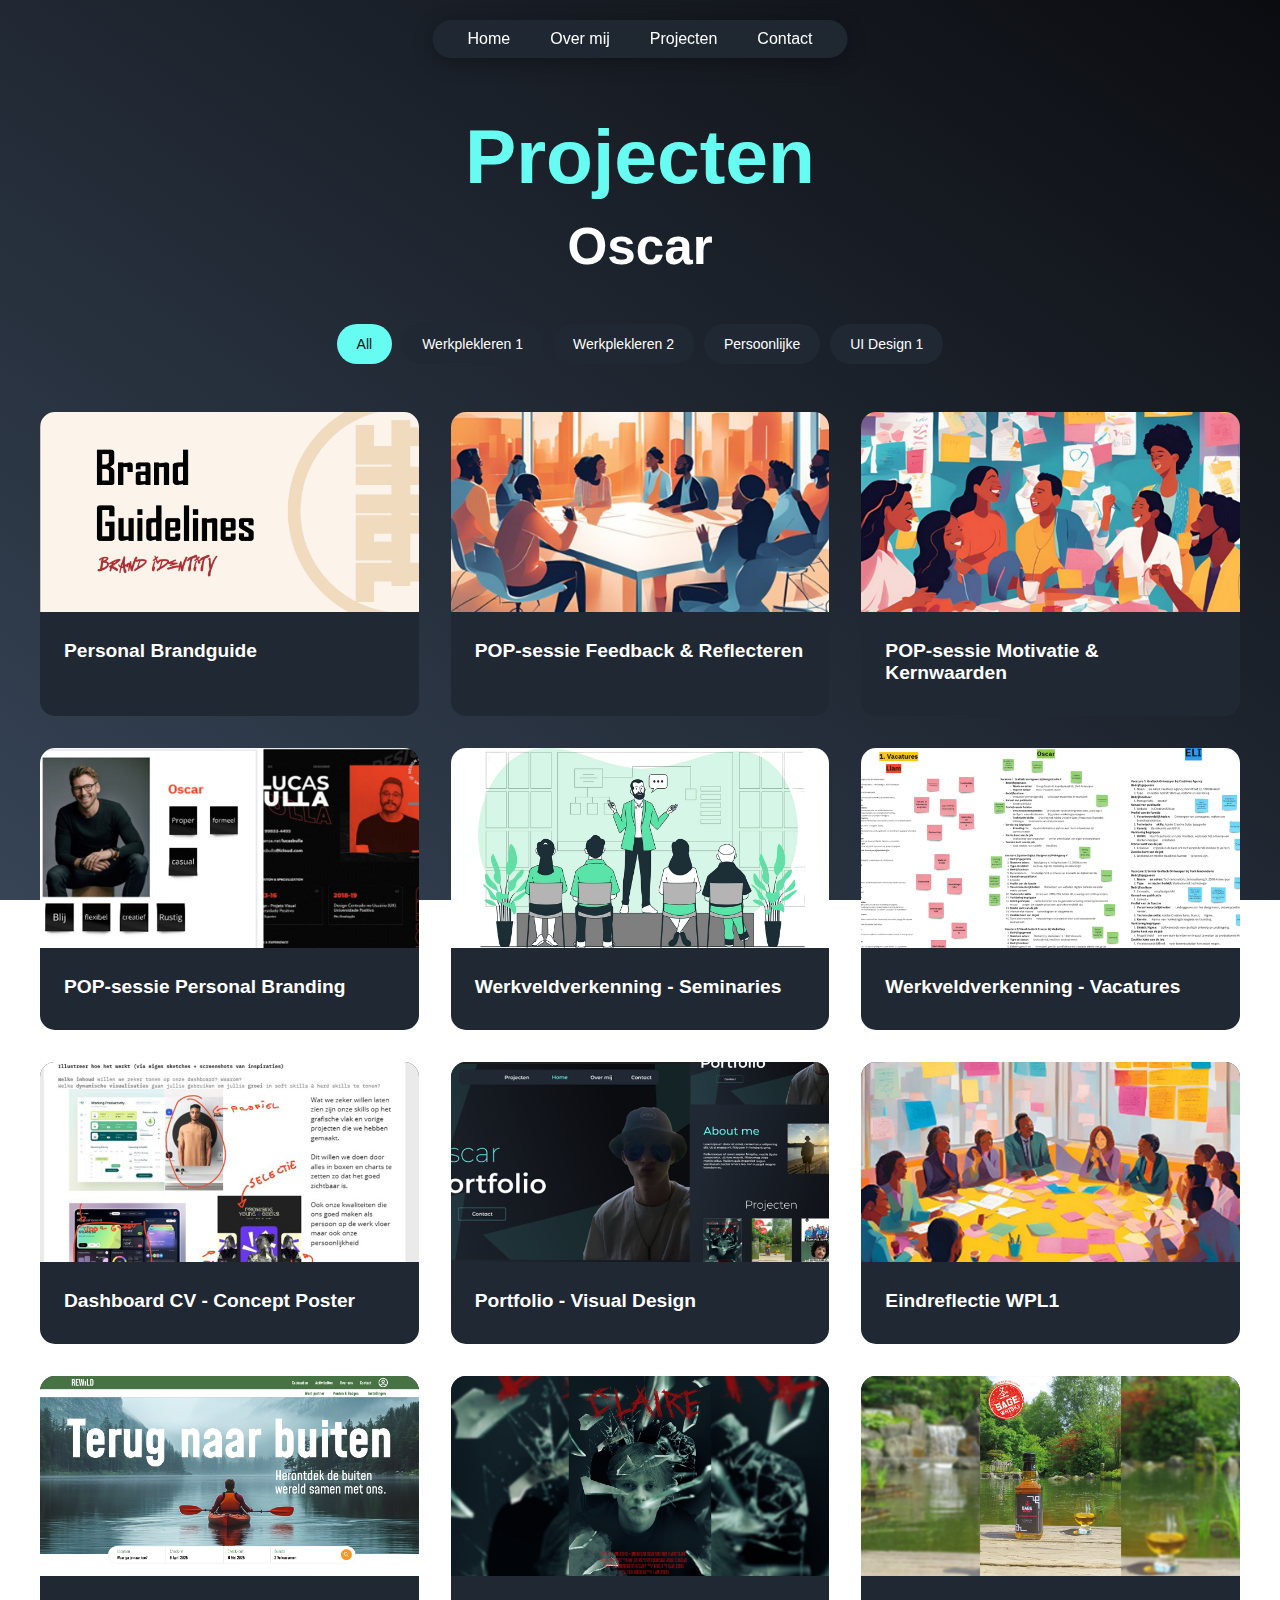
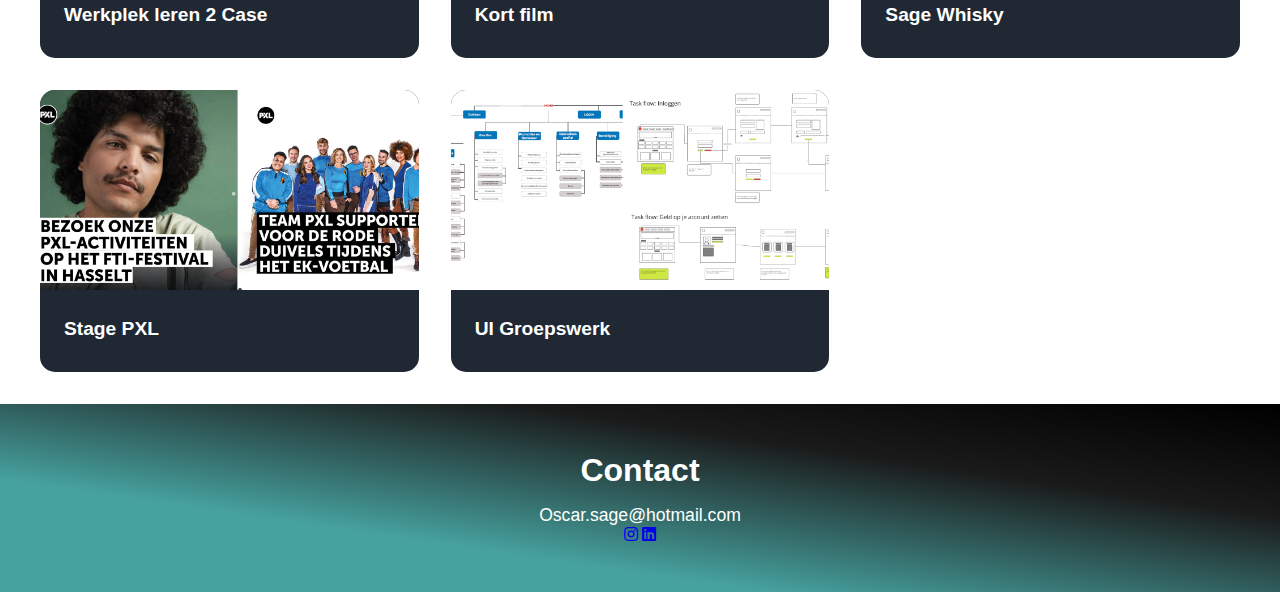
<file: Projecten0.2.html>
<!DOCTYPE html>
<html lang="en">

<head>
    <meta charset="UTF-8">
    <meta name="viewport" content="width=device-width, initial-scale=1.0">
    <title>Document</title>
    <link rel="stylesheet" href="assets/css/style02.css">
    <link rel="stylesheet" href="https://cdnjs.cloudflare.com/ajax/libs/font-awesome/5.15.3/css/all.min.css">
</head>

<body>
    <!-- Navigation -->
    <nav class="navbar">
        <ul class="nav-links" id="navLinks">
            <li><a href="Index.html">Home</a></li>
            <li><a href="#about">Over mij</a></li>
            <li><a href="Projecten0.2.html">Projecten</a></li>
            <li><a href="#contact">Contact</a></li>
        </ul>
        <div class="hamburger" id="hamburger">
            <span></span>
            <span></span>
            <span></span>
        </div>
    </nav>




    <!-- All Projects Section (Hidden by default) -->
    <section class="projects-page" id="all-projects">
        <h1>Projecten</h1>
        <h2>Oscar</h2>

        <div class="filter-container">
            <button class="filter-btn active" data-filter="all">All</button>
            <button class="filter-btn" data-filter="category1">Werkplekleren 1</button>
            <button class="filter-btn" data-filter="category4">Werkplekleren 2</button>
            <button class="filter-btn" data-filter="category2">Persoonlijke</button>
            <button class="filter-btn" data-filter="category3">UI Design 1</button>
        </div>

        <div class="content-container">
              <div class="content-item category2 project-card">
                <a href="assets/Doc/Brandguide_Oscar_Sage_1DVO-C.pdf" class="no-underline">
                    <img src="assets/images/Brandguide.png" alt="Dashboard CV en Concept Poster">
                    <div class="project-info">
                        <h3>Personal Brandguide</h3>
                    </div>
                </a>
            </div>
            <!-- Werkplekleren 1 Projects -->
            <div class="content-item category1 project-card">
                <a href="Feedback & Reflecteren.html" class="no-underline">
                    <img src="assets/images/Veedback & refle.png" alt="Feedback & Reflecteren">
                    <div class="project-info">
                        <h3>POP-sessie Feedback & Reflecteren</h3>
                    </div>
                </a>
            </div>
            <div class="content-item category1 project-card">
                <a href="Motivatie & Kernwaarden.html" class="no-underline">
                    <img src="assets/images/Motivatie & Kernwaarden.png" alt="Motivatie & Kernwaarden">
                    <div class="project-info">
                        <h3>POP-sessie Motivatie & Kernwaarden</h3>
                    </div>
                </a>
            </div>
            <div class="content-item category1 project-card">
                <a href="Personal Branding.html" class="no-underline">
                    <img src="assets/images/personal branding.png" alt="Personal Branding">
                    <div class="project-info">
                        <h3>POP-sessie Personal Branding</h3>
                    </div>
                </a>
            </div>
            <div class="content-item category1 project-card">
                <a href="Werkveldverkenning-Seminaries.html" class="no-underline">
                    <img src="assets/images/Werkveldverkenning Seminaries.png" alt="Werkveldverkenning Seminaries">
                    <div class="project-info">
                        <h3>Werkveldverkenning - Seminaries</h3>
                    </div>
                </a>
            </div>
            <div class="content-item category1 project-card">
                <a href="Werkveldverkenning-Vacatures.html" class="no-underline">
                    <img src="assets/images/Werkveldverkenning Vacatures.png" alt="Werkveldverkenning Vacatures">
                    <div class="project-info">
                        <h3>Werkveldverkenning - Vacatures</h3>
                    </div>
                </a>
            </div>
            <div class="content-item category1 project-card">
                <a href="DashboardCV- Concept Poster.html" class="no-underline">
                    <img src="assets/images/Concept poster01.png" alt="Dashboard CV en Concept Poster">
                    <div class="project-info">
                        <h3>Dashboard CV - Concept Poster</h3>
                    </div>
                </a>
            </div>
            <div class="content-item category1 project-card">
                <a href="Portfolio-Visual Design..html" class="no-underline">
                    <img src="assets/images/Visual Design01.png" alt="Dashboard CV en Concept Poster">
                    <div class="project-info">
                        <h3>Portfolio - Visual Design</h3>
                    </div>
                </a>
            </div>
            <div class="content-item category1 project-card">
                <a href="assets/Doc/Eindreflectie WPL 1 (1).pdf" class="no-underline">
                    <img src="assets/images/Einderflectie WPL1.png" alt="Dashboard CV en Concept Poster">
                    <div class="project-info">
                        <h3>Eindreflectie WPL1</h3>
                    </div>
                </a>
            </div>
            <!-- Werkplekleren 2 Projects -->
           
            <div class="content-item category4 project-card">
                <a href="RewildCase.html" class="no-underline">
                    <img src="assets/images/Rewild Home Page screen.png" alt="Kort film Claire">
                    <div class="project-info">
                        <h3>Werkplek leren 2 Case</h3>
                    </div>
                </a>
            </div>

            <!-- Personal Projects -->
            <div class="content-item category2 project-card">
                <a href="Kort film Claire.html" class="no-underline">
                    <img src="assets/images/Claire01.png" alt="Kort film Claire">
                    <div class="project-info">
                        <h3>Kort film</h3>
                    </div>
                </a>
            </div>
            <div class="content-item category2 project-card">
                <a href="Sage Wisky.html" class="no-underline">
                    <img src="assets/images/SageWisky01.png" alt="Sage Whisky">
                    <div class="project-info">
                        <h3>Sage Whisky</h3>
                    </div>
                </a>
            </div>
            <div class="content-item category2 project-card">
                <a href="PXL stage.html" class="no-underline">
                    <img src="assets/images/FTI01.png" alt="Stage PXL">
                    <div class="project-info">
                        <h3>Stage PXL</h3>
                    </div>
                </a>
            </div>

            <!-- UI Design Projects -->
            <div class="content-item category3 project-card">
                <a href="assets/Doc/Opdracht+1_+Concept,+sitemap+&+task+flow_+Wireframes.pdf" class="no-underline">
                    <img src="assets/images/UI Groepswerk.png" alt="UI Groepswerk">
                    <div class="project-info">
                        <h3>UI Groepswerk</h3>
                    </div>
                </a>
            </div>

        </div>
    </section>


    </section>
    <script src="filter0.2.js"></script>
    <!-- Footer -->
    <footer id="contact">
        <h3>Contact</h3>
        <p>Oscar.sage@hotmail.com</p>
        <div class="social-icons">
            <a href="https://www.instagram.com/0scar_sage/" target="_blank"><i class="fab fa-instagram"></i></a>
            <a href="https://www.linkedin.com/in/oscar-sage-8b1aab354/" target="_blank"><i
                    class="fab fa-linkedin"></i></a>
        </div>
    </footer>


</body>

</html>
</file>
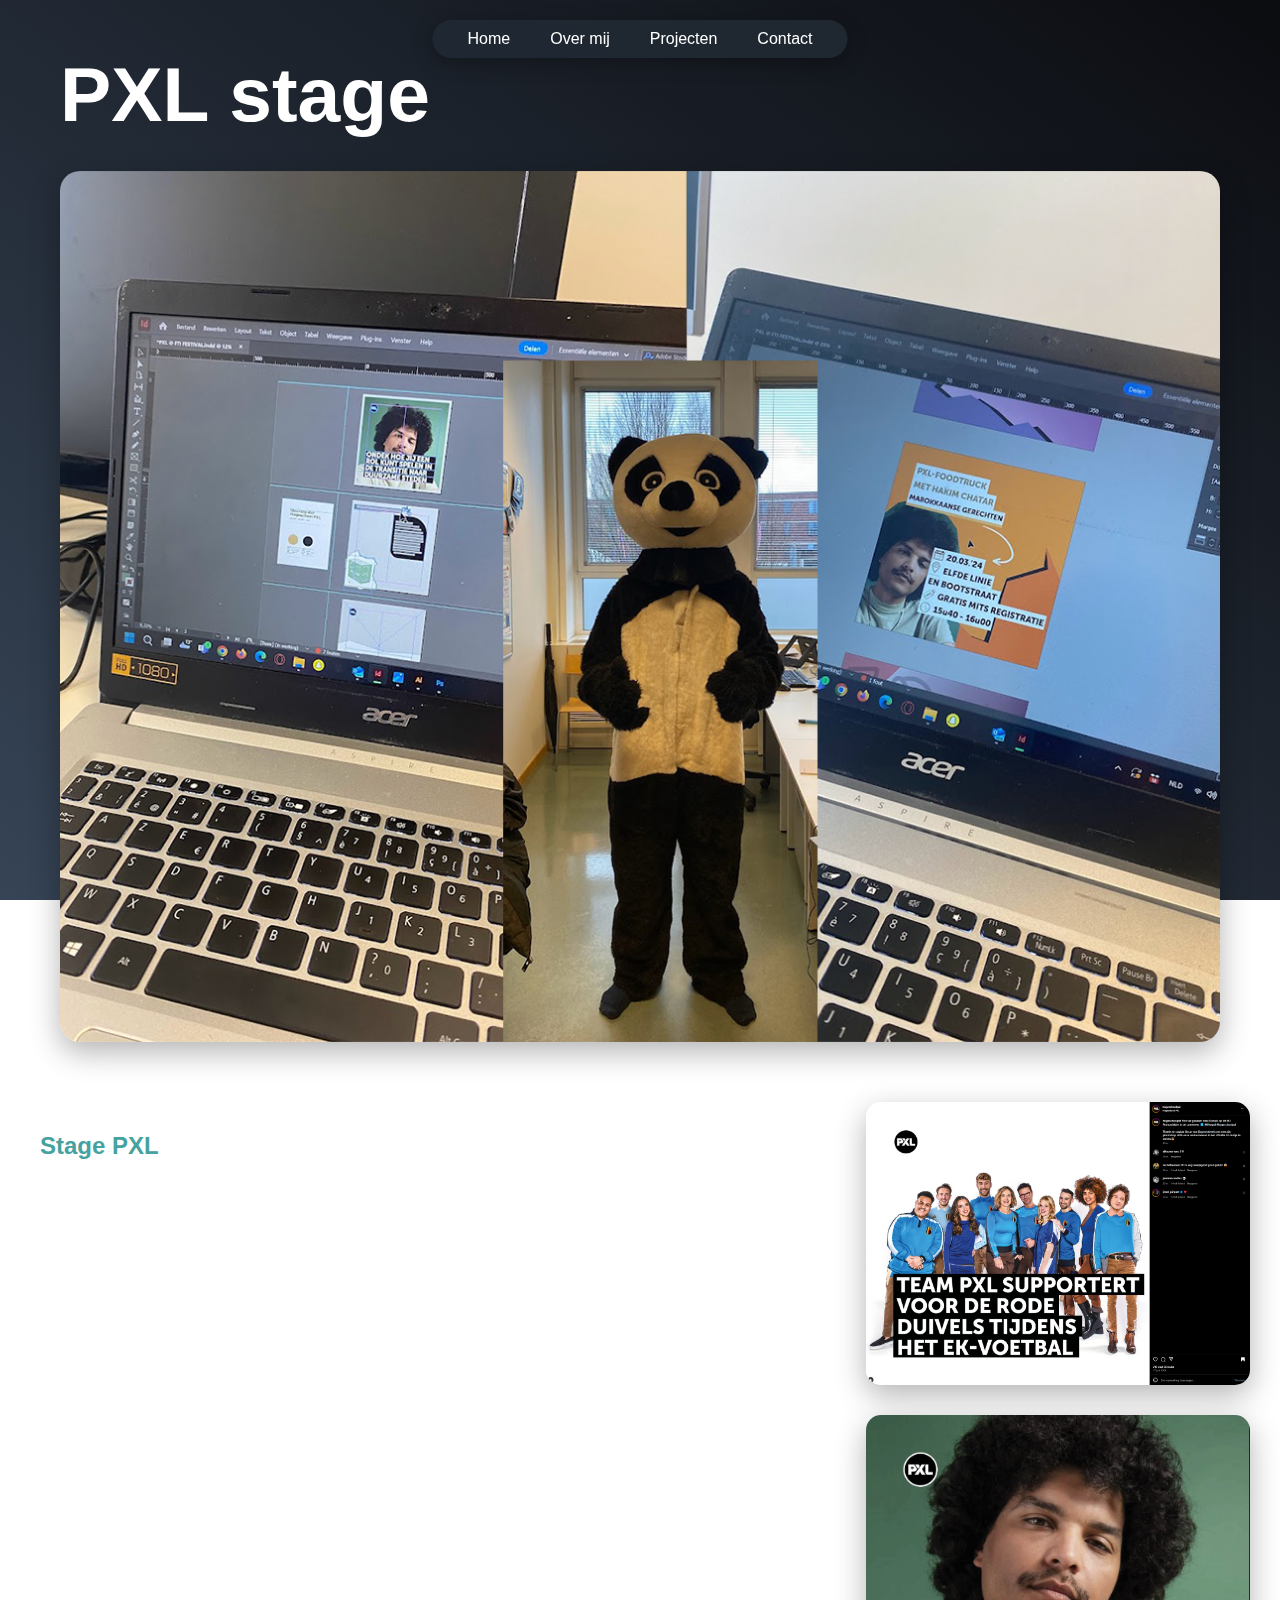
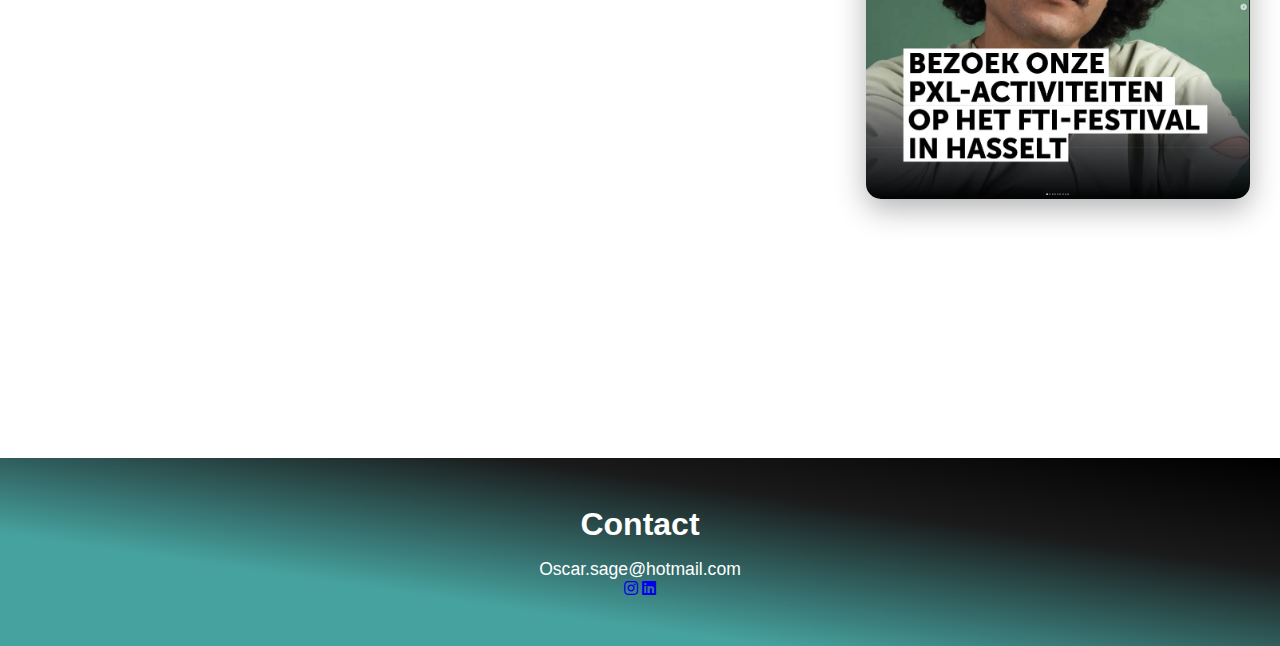
<file: PXL stage.html>
<!DOCTYPE html>
<html lang="en">

<head>
    <meta charset="UTF-8">
    <meta name="viewport" content="width=device-width, initial-scale=1.0">
    <title>Document</title>
    <link rel="stylesheet" href="assets/css/style.css">
    <link rel="stylesheet" href="assets/css/style02.css">
    <link rel="stylesheet" href="https://cdnjs.cloudflare.com/ajax/libs/font-awesome/5.15.3/css/all.min.css">

    <link rel="preconnect" href="https://fonts.googleapis.com">
    <link rel="preconnect" href="https://fonts.gstatic.com" crossorigin>


</head>
<style>
    main {
        margin: 20px;
        padding: 20px;
    }

    header {
        margin-bottom: 20px;
        padding: 20px;
    }

    section {
        margin: 20px 0;
        padding: 20px;
    }

    img {
        margin: 10px;
    }

    h2 {
        font-size: clamp(2rem, 6vw, 6rem);
        color: white;
        font-weight: 800;
        margin-bottom: 2rem;
        line-height: 0.9;
    }
</style>

<body class="grad1">

    <body>
        <main class="container02">
            <!-- Navigation -->
            <nav class="navbar">
                <ul class="nav-links" id="navLinks">
                    <li><a href="Index02.html">Home</a></li>
                    <li><a href="Index02.html">Over mij</a></li>
                    <li><a href="Projecten0.2.html">Projecten</a></li>
                    <li><a href="#contact">Contact</a></li>
                </ul>
                <div class="hamburger" id="hamburger">
                    <span></span>
                    <span></span>
                    <span></span>
                </div>
            </nav>

            <header>
                <div class="hero-section">
                    <div class="hero-text">
                        <h2>PXL stage</h2>
                    </div>
                    <div class="hero-image">
                        <img src="assets/images/FTI festival01.png" alt="About Me">
                    </div>
                </div>
            </header>

            <div class="content-section">
                <div class="content-layout">
                    <div class="content-text">
                        <p>
                            <strong class="middentext">Stage PXL</strong>
                            <br><br>
                            In mijn laatste jaar moest ik stage lopen bij een organisatie die iets te maken had met de
                            richting
                            die ik volgde. Na wat zoeken ben ik uiteindelijk terechtgekomen bij de PXL, waar ik twee
                            weken stage
                            heb gelopen. Mijn stagebegeleider was Gerrit Schuermans, directeur van Communicatie & Events
                            bij de
                            PXL. Het was een unieke kans om ervaring op te doen en te zien hoe communicatie en
                            evenementen
                            binnen een grote onderwijsinstelling worden georganiseerd.
                            <br> <br>
                            Tijdens mijn stage kreeg ik verschillende taken toegewezen, vooral gericht op sociale media.
                            Eén van
                            de opvallendste taken was het maken van TikToks – en niet zomaar TikToks! Ik mocht in een
                            panda
                            kostuum video's maken. Dit was niet alleen hilarisch, maar het gaf me ook inzicht in hoe
                            belangrijk
                            creativiteit en entertainment zijn om jongeren op sociale media te bereiken. Daarnaast
                            werkte ik aan
                            Instagram-posts. Een van deze posts was voor het opkomende FTI Festival dat in Hasselt
                            plaatsvond.
                            Het andere project was een post rond de Rode Duivels, die op dat moment een belangrijke
                            wedstrijd
                            gingen spelen.
                            <br><br>
                            Tijdens mijn tijd bij de PXL kreeg ik begeleiding van Bob, een collega die me door de
                            dagelijkse
                            werkzaamheden heen hielp. Hij gaf me waardevolle tips over hoe ik mijn opdrachten beter kon
                            aanpakken en leerde me nieuwe manieren om creatieve ideeën om te zetten in aantrekkelijke
                            sociale
                            media-inhoud. Zijn hulp maakte het werk niet alleen leerzaam maar ook een stuk makkelijker.
                            <br><br>
                            De twee weken bij de PXL waren ontzettend leuk en leerzaam. Het team was vriendelijk en gaf
                            me het
                            gevoel dat ik echt deel uitmaakte van hun organisatie. Ik kreeg de vrijheid om mijn eigen
                            creativiteit in te zetten en leerde tegelijkertijd hoe ik kon samenwerken binnen een
                            professioneel
                            team. Deze ervaring heeft niet alleen mijn kennis over communicatie vergroot, maar het heeft
                            me ook
                            geholpen om mijn vaardigheden op het gebied van sociale media en contentcreatie verder te
                            ontwikkelen.
                            <br><br>
                            Ik kijk met veel plezier terug op deze stageperiode en ben dankbaar voor de kans om met
                            zulke
                            enthousiaste en behulpzame mensen samen te werken. Het heeft me niet alleen geholpen om mijn
                            skills
                            verder te verbeteren, maar het heeft me ook een beter beeld gegeven van wat ik in de
                            toekomst wil
                            doen.


                        </p>



                    </div>
                    <div class="content-text">
                        <div class="content-image">
                            <img src="assets/images/RodeDuivels.png" alt="">
                        </div>
                        <div class="content-image">
                            <img src="assets/images/FTI festival.png" alt="">
                        </div>
                    </div>
                </div>
            </div>

            <div class="section-divider"></div>

            <div class="content-section">
                <div class="content-layout">
                    <div class="content-text">

                    </div>
                    <div class="content-text">

                    </div>
                </div>
            </div>
        </main>
        <!-- Footer -->
        <footer id="contact">
            <h3>Contact</h3>
            <p>Oscar.sage@hotmail.com</p>
            <div class="social-icons">
                <a href="https://www.instagram.com/0scar_sage/" target="_blank"><i class="fab fa-instagram"></i></a>
                <a href="https://www.linkedin.com/in/oscar-sage-8b1aab354/" target="_blank"><i
                        class="fab fa-linkedin"></i></a>
            </div>
        </footer>
        <script src="filter0.2.js"></script>
    </body>

</html>
</file>
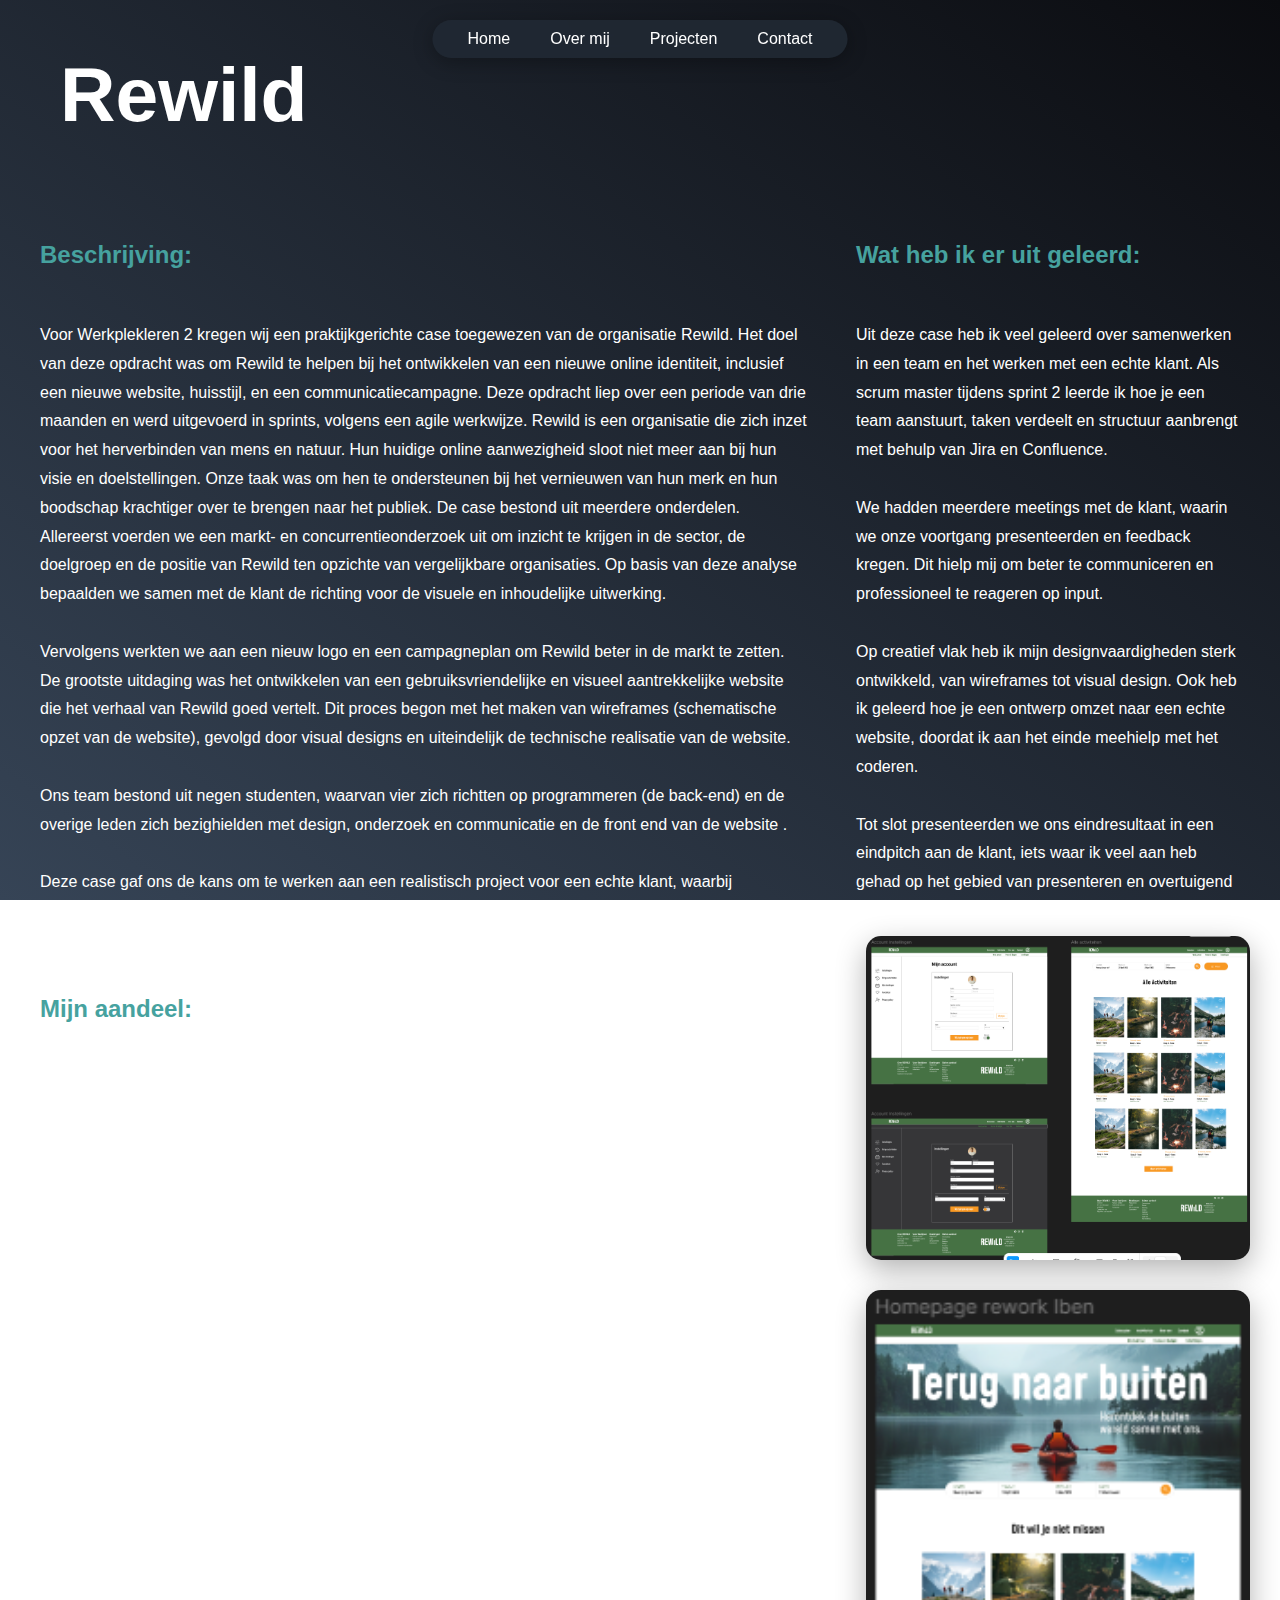
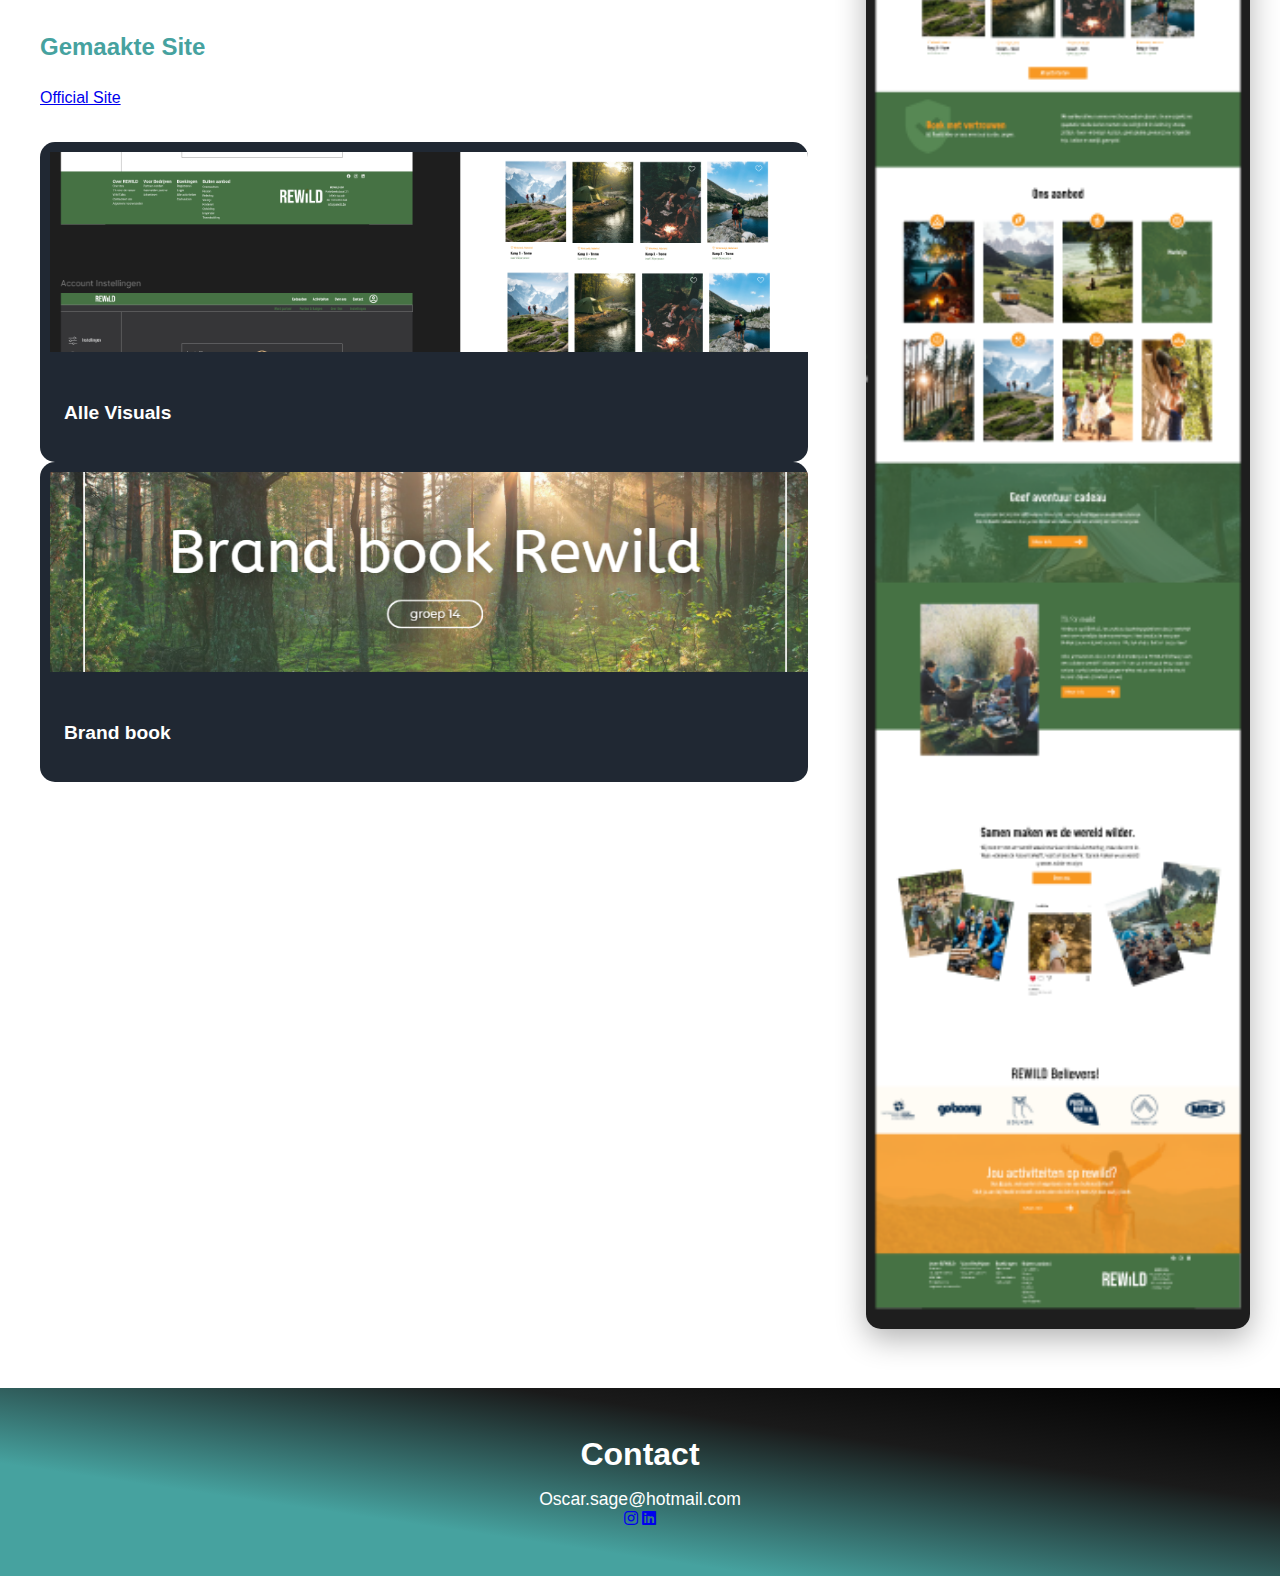
<file: RewildCase.html>
<!DOCTYPE html>
<html lang="en">

<head>
    <meta charset="UTF-8">
    <meta name="viewport" content="width=device-width, initial-scale=1.0">
    <title>Document</title>
    <link rel="stylesheet" href="assets/css/style.css">
    <link rel="stylesheet" href="assets/css/style02.css">
    <link rel="stylesheet" href="https://cdnjs.cloudflare.com/ajax/libs/font-awesome/5.15.3/css/all.min.css">

    <link rel="preconnect" href="https://fonts.googleapis.com">
    <link rel="preconnect" href="https://fonts.gstatic.com" crossorigin>


</head>
<style>
    img {
        margin: 10px;
    }

    main {
        margin: 20px;
        padding: 20px;
    }

    header {
        margin-bottom: 20px;
        padding: 20px;
    }

    section {
        margin: 20px 0;
        padding: 20px;
    }

    h2 {
        font-size: clamp(2rem, 6vw, 6rem);
        color: white;
        font-weight: 800;
        margin-bottom: 2rem;
        line-height: 0.9;
    }
</style>

<body class="grad1">

    <body>
        <main class="container02">
            <!-- Navigation -->
            <nav class="navbar">
                <ul class="nav-links" id="navLinks">
                    <li><a href="Index.html">Home</a></li>
                    <li><a href="#about">Over mij</a></li>
                    <li><a href="Projecten0.2.html">Projecten</a></li>
                    <li><a href="#contact">Contact</a></li>
                </ul>
                <div class="hamburger" id="hamburger">
                    <span></span>
                    <span></span>
                    <span></span>
                </div>
            </nav>

            <header>
                <div class="hero-section">
                    <div class="hero-text">
                        <h2>Rewild</h2>
                    </div>
                   
                </div>
            </header>

            <div class="content-section">
                <div class="content-layout">
                    <div class="content-text">
                        <p>
                            <strong class="middentext">Beschrijving:</strong> <br>
                            Voor Werkplekleren 2 kregen wij een praktijkgerichte case toegewezen van de organisatie
                            Rewild. Het doel van deze opdracht was om Rewild te helpen bij het ontwikkelen van een
                            nieuwe online identiteit, inclusief een nieuwe website, huisstijl, en een
                            communicatiecampagne. Deze opdracht liep over een periode van drie maanden en werd
                            uitgevoerd in sprints, volgens een agile werkwijze.

                            Rewild is een organisatie die zich inzet voor het herverbinden van mens en natuur. Hun
                            huidige online aanwezigheid sloot niet meer aan bij hun visie en doelstellingen. Onze taak
                            was om hen te ondersteunen bij het vernieuwen van hun merk en hun boodschap krachtiger over
                            te brengen naar het publiek.

                            De case bestond uit meerdere onderdelen. Allereerst voerden we een markt- en
                            concurrentieonderzoek uit om inzicht te krijgen in de sector, de doelgroep en de positie van
                            Rewild ten opzichte van vergelijkbare organisaties. Op basis van deze analyse bepaalden we
                            samen met de klant de richting voor de visuele en inhoudelijke uitwerking.
                            <br><br>
                            Vervolgens werkten we aan een nieuw logo en een campagneplan om Rewild beter in de markt te
                            zetten. De grootste uitdaging was het ontwikkelen van een gebruiksvriendelijke en visueel
                            aantrekkelijke website die het verhaal van Rewild goed vertelt. Dit proces begon met het
                            maken van wireframes (schematische opzet van de website), gevolgd door visual designs en
                            uiteindelijk de technische realisatie van de website.
                            <br><br>
                            Ons team bestond uit negen studenten, waarvan vier zich richtten op programmeren (de
                            back-end) en de overige leden zich bezighielden met
                            design, onderzoek en communicatie en de front end van de website .
                            <br><br>
                            Deze case gaf ons de kans om te werken aan een realistisch project voor een echte klant,
                            waarbij samenwerking tussen verschillende disciplines centraal stond. Het eindresultaat is
                            een complete digitale oplossing die Rewild ondersteunt in hun missie en merkverhaal.
                        </p>
                        <p>
                            <strong class="middentext">Mijn aandeel:</strong> <br>
                            Mijn aandeel in de case voor Rewild was zowel creatief als technisch erg uitgebreid. Vanaf
                            het begin heb ik actief meegedaan aan bijna alle onderdelen van het project. Ik was
                            verantwoordelijk voor een groot deel van het designproces: van het opzetten van de eerste
                            wireframes tot het uitwerken van de visual designs. Hierbij lette ik op kleuren, typografie,
                            beeldmateriaal en de algemene stijl, zodat alles aansloot bij de visie van Rewild.
                            <br><br>
                            Tijdens sprint 2 heb ik ook de rol van scrum master op mij genomen. In deze periode was ik
                            verantwoordelijk voor het aansturen van het team, het bewaken van de planning en het
                            organiseren van de dagelijkse stand-ups en sprint meetings. Dit hielp om structuur in het
                            project te brengen en ervoor te zorgen dat iedereen wist wat er moest gebeuren.
                            <br><br>
                            Daarnaast maakten we gebruik van Jira om taken te verdelen en de voortgang per sprint te
                            volgen. Hierdoor konden we als team overzicht houden op wie waarmee bezig was. Voor het
                            documenteren van alle belangrijke informatie, zoals verslagen, designbeslissingen en
                            onderzoeksresultaten, gebruikten we Confluence. Ook hierbij heb ik geholpen om de informatie
                            goed en overzichtelijk vast te leggen.
                            <br><br>
                            In de laatste fase heb ik bovendien geholpen bij het coderen van de website, vooral aan de
                            front-end, zodat het design ook technisch goed werd uitgevoerd.
                        </p>
                        <p>
                            <strong class="middentext">Gemaakte Site</strong>
                            <a href="https://wpl2-team-14-rewild.netlify.app/">Official Site</a>
                        </p>
                        <br>
                        <div class="content-item  project-card">
                            <a href="assets/Doc/WPL 2.pdf" class="no-underline">
                                <img src="assets/images/image-2025-5-23_11-23-0.png" alt="UI Groepswerk">
                                <div class="project-info">
                                    <h3>Alle Visuals</h3>
                                </div>
                            </a>
                        </div>
                        <div class="content-item  project-card">
                            <a href="assets/Doc/BrandBook Rewild.pdf" class="no-underline">
                                <img src="assets/images/BrandBook.png" alt="UI Groepswerk">
                                <div class="project-info">
                                    <h3>Brand book</h3>
                                </div>
                            </a>
                        </div>


                    </div>
                    <div class="content-text">
                        <p>
                            <strong class="middentext">Wat heb ik er uit geleerd:</strong> <br>
                            Uit deze case heb ik veel geleerd over samenwerken in een team en het werken met een echte
                            klant. Als scrum master tijdens sprint 2 leerde ik hoe je een team aanstuurt, taken verdeelt
                            en structuur aanbrengt met behulp van Jira en Confluence.
                            <br><br>
                            We hadden meerdere meetings met de klant, waarin we onze voortgang presenteerden en feedback
                            kregen. Dit hielp mij om beter te communiceren en professioneel te reageren op input.
                            <br><br>
                            Op creatief vlak heb ik mijn designvaardigheden sterk ontwikkeld, van wireframes tot visual
                            design. Ook heb ik geleerd hoe je een ontwerp omzet naar een echte website, doordat ik aan
                            het einde meehielp met het coderen.
                            <br><br>
                            Tot slot presenteerden we ons eindresultaat in een eindpitch aan de klant, iets waar ik veel
                            aan heb gehad op het gebied van presenteren en overtuigend overbrengen van ideeën.
                        </p>
                        <div class="content-image">
                            <img src="assets/images/image-2025-5-23_11-23-0.png" alt="">
                        </div>
                        <div class="content-image">
                            <img src="assets/images/image-2025-5-23_11-33-50.png" alt="">
                        </div>
                    </div>
                </div>
            </div>

            <div class="section-divider"></div>

            <div class="content-section">
                <div class="content-layout">
                    <div class="content-text">


                    </div>
                    <div class="content-text">

                    </div>
                </div>
            </div>
        </main>
        <!-- Footer -->
        <footer id="contact">
            <h3>Contact</h3>
            <p>Oscar.sage@hotmail.com</p>
            <div class="social-icons">
                <a href="https://www.instagram.com/0scar_sage/" target="_blank"><i class="fab fa-instagram"></i></a>
                <a href="https://www.linkedin.com/in/oscar-sage-8b1aab354/" target="_blank"><i
                        class="fab fa-linkedin"></i></a>
            </div>
        </footer>
        <script src="filter0.2.js"></script>
    </body>

</html>
</file>
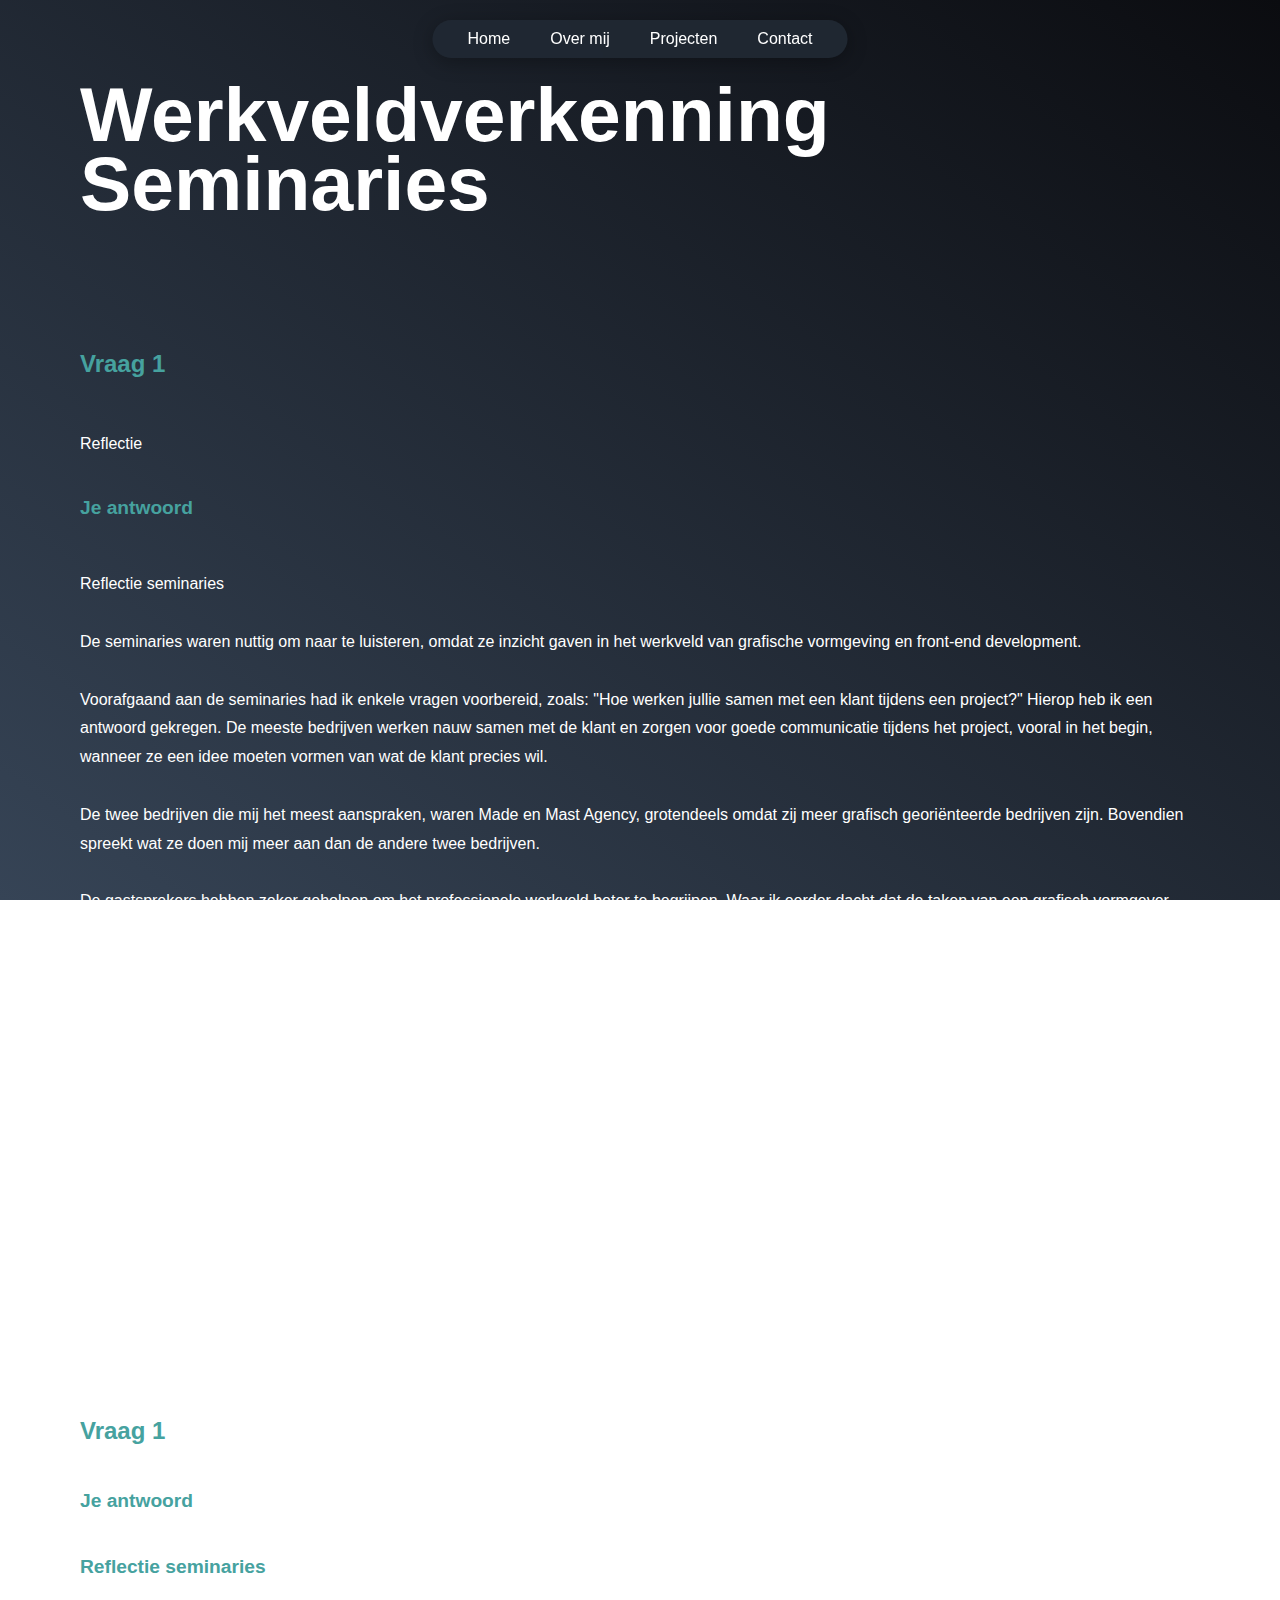
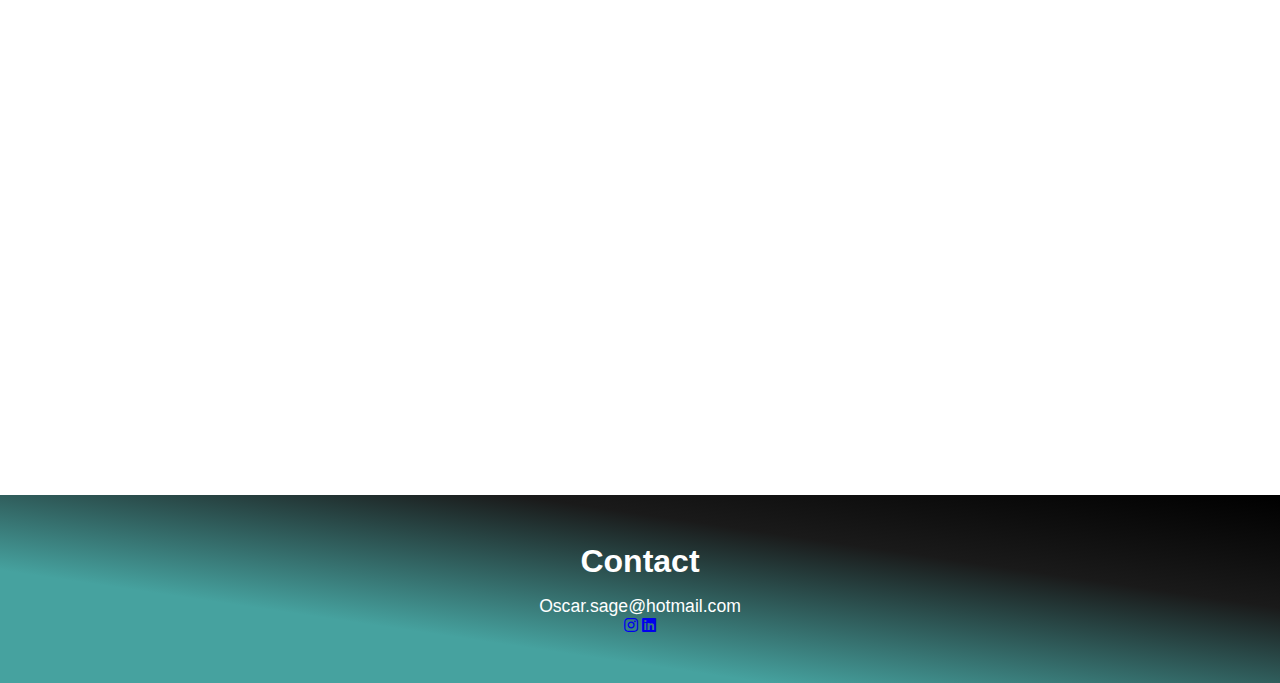
<file: Werkveldverkenning-Seminaries.html>
<!DOCTYPE html>
<html lang="en">

<head>
    <meta charset="UTF-8">
    <meta name="viewport" content="width=device-width, initial-scale=1.0">
    <title>Document</title>
    <link rel="stylesheet" href="assets/css/style02.css">
    <link rel="stylesheet" href="https://cdnjs.cloudflare.com/ajax/libs/font-awesome/5.15.3/css/all.min.css">




</head>

<style>
    img {
        margin: 10px;
    }

    main {
        margin: 20px;
        padding: 20px;
    }

    header {
        margin-bottom: 20px;
        padding: 20px;
    }

    section {
        margin: 20px 0;
        padding: 20px;
    }

    h2 {
        font-size: clamp(2rem, 6vw, 6rem);
        color: white;
        font-weight: 800;
        margin-bottom: 2rem;
        line-height: 0.9;
    }
</style>

<body class="grad1">
    <main>
        <header class="container02">



            <!-- Navigation -->
            <nav class="navbar">
                <ul class="nav-links" id="navLinks">
                    <li><a href="Index02.html">Home</a></li>
                    <li><a href="Index02.html">Over mij</a></li>
                    <li><a href="Projecten0.2.html">Projecten</a></li>
                    <li><a href="#contact">Contact</a></li>
                </ul>
                <div class="hamburger" id="hamburger">
                    <span></span>
                    <span></span>
                    <span></span>
                </div>
            </nav>
            <header>
                <div class="hero-section">
                    <div class="hero-text">
                        <h2>Werkveldverkenning Seminaries</h2>
                    </div>

                </div>
            </header>

            <section class="page-section" id="feedback-detail">
                <div class="content-detail">


                </div>
                <div class="content-text">
                    <p>
                        <strong class="middentext">Vraag 1</strong><br>
                        Reflectie


                        <strong>Je antwoord</strong><br>
                        Reflectie seminaries
                        <br><br>



                        De seminaries waren nuttig om naar te luisteren, omdat ze inzicht gaven in het werkveld
                        van
                        grafische vormgeving en front-end development.
                        <br><br>
                        Voorafgaand aan de seminaries had ik enkele vragen voorbereid, zoals: "Hoe werken jullie
                        samen met
                        een klant tijdens een project?" Hierop heb ik een antwoord gekregen. De meeste bedrijven
                        werken nauw
                        samen met de klant en zorgen voor goede communicatie tijdens het project, vooral in het
                        begin,
                        wanneer ze een idee moeten vormen van wat de klant precies wil.
                        <br><br>
                        De twee bedrijven die mij het meest aanspraken, waren Made en Mast Agency, grotendeels
                        omdat zij
                        meer grafisch georiënteerde bedrijven zijn. Bovendien spreekt wat ze doen mij meer aan
                        dan de andere
                        twee bedrijven.
                        <br><br>
                        De gastsprekers hebben zeker geholpen om het professionele werkveld beter te begrijpen.
                        Waar ik
                        eerder dacht dat de taken van een grafisch vormgever voornamelijk bestonden uit het
                        maken van
                        ontwerpen, werd hier duidelijk dat conceptontwikkeling en klantinteractie een groot deel
                        van het
                        werk uitmaken, in plaats van alleen grafisch bezig te zijn. Voor een front-end developer
                        is de taak
                        niet alleen beperkt tot het coderen van websites; er is ook veel aandacht voor de user
                        experience en
                        het verbeteren van de gebruikersinterface. Dit heeft mij zeker een beter beeld gegeven.
                        <br><br>
                        Ik zou mezelf wel zien solliciteren bij een van deze bedrijven. Mijn voorkeur gaat uit
                        naar de twee
                        grafisch georiënteerde bedrijven, omdat mijn interesse daar meer ligt dan bij de andere
                        twee. Het
                        lijkt mij geweldig om echt merken en producten te mogen creëren voor andere bedrijven.
                        <br><br>
                        Ik vond het heel interessant om naar alle vier de gastsprekers te luisteren, te horen
                        wat zij
                        allemaal doen, hoe zij het doen en hoe hun bedrijf is ontstaan.
                    </p>
                </div>

                </div>
                </div>
            </section>

            <section class="page-section" id="seminaries-detail">
                <div class="content-detail">

                    <h2>Werkveldverkenning Seminaries</h2>
                    <div class="content-layout">
                        <div class="content-text">
                            <strong class="middentext">Vraag 1</strong>
                            <strong>Je antwoord</strong>
                            <p><strong>Reflectie seminaries</strong></p>
                            <p>De seminaries waren nuttig om naar te luisteren, omdat ze inzicht gaven in het werkveld
                                van
                                grafische vormgeving en front-end development.</p>
                            <p>Voorafgaand aan de seminaries had ik enkele vragen voorbereid, zoals: "Hoe werken jullie
                                samen met een klant tijdens een project?" Hierop heb ik een antwoord gekregen. De meeste
                                bedrijven werken nauw samen met de klant en zorgen voor goede communicatie tijdens het
                                project, vooral in het begin, wanneer ze een idee moeten vormen van wat de klant precies
                                wil.</p>
                            <p>De twee bedrijven die mij het meest aanspraken, waren Made en Mast Agency, grotendeels
                                omdat
                                zij meer grafisch georiënteerde bedrijven zijn. Bovendien spreekt wat ze doen mij meer
                                aan
                                dan de andere twee bedrijven.</p>
                            <p>De gastsprekers hebben zeker geholpen om het professionele werkveld beter te begrijpen.
                                Waar
                                ik eerder dacht dat de taken van een grafisch vormgever voornamelijk bestonden uit het
                                maken
                                van ontwerpen, werd hier duidelijk dat conceptontwikkeling en klantinteractie een groot
                                deel
                                van het werk uitmaken.</p>
                        </div>

                    </div>
                </div>
            </section>
            </div>
    </main>

    <!-- Footer -->
    <footer id="contact">
        <h3>Contact</h3>
        <p>Oscar.sage@hotmail.com</p>
        <div class="social-icons">
            <a href="https://www.instagram.com/0scar_sage/" target="_blank"><i class="fab fa-instagram"></i></a>
            <a href="https://www.linkedin.com/in/oscar-sage-8b1aab354/" target="_blank"><i
                    class="fab fa-linkedin"></i></a>
        </div>
    </footer>

    <script src="filter0.2.js"></script>
</body>

</html>
</file>
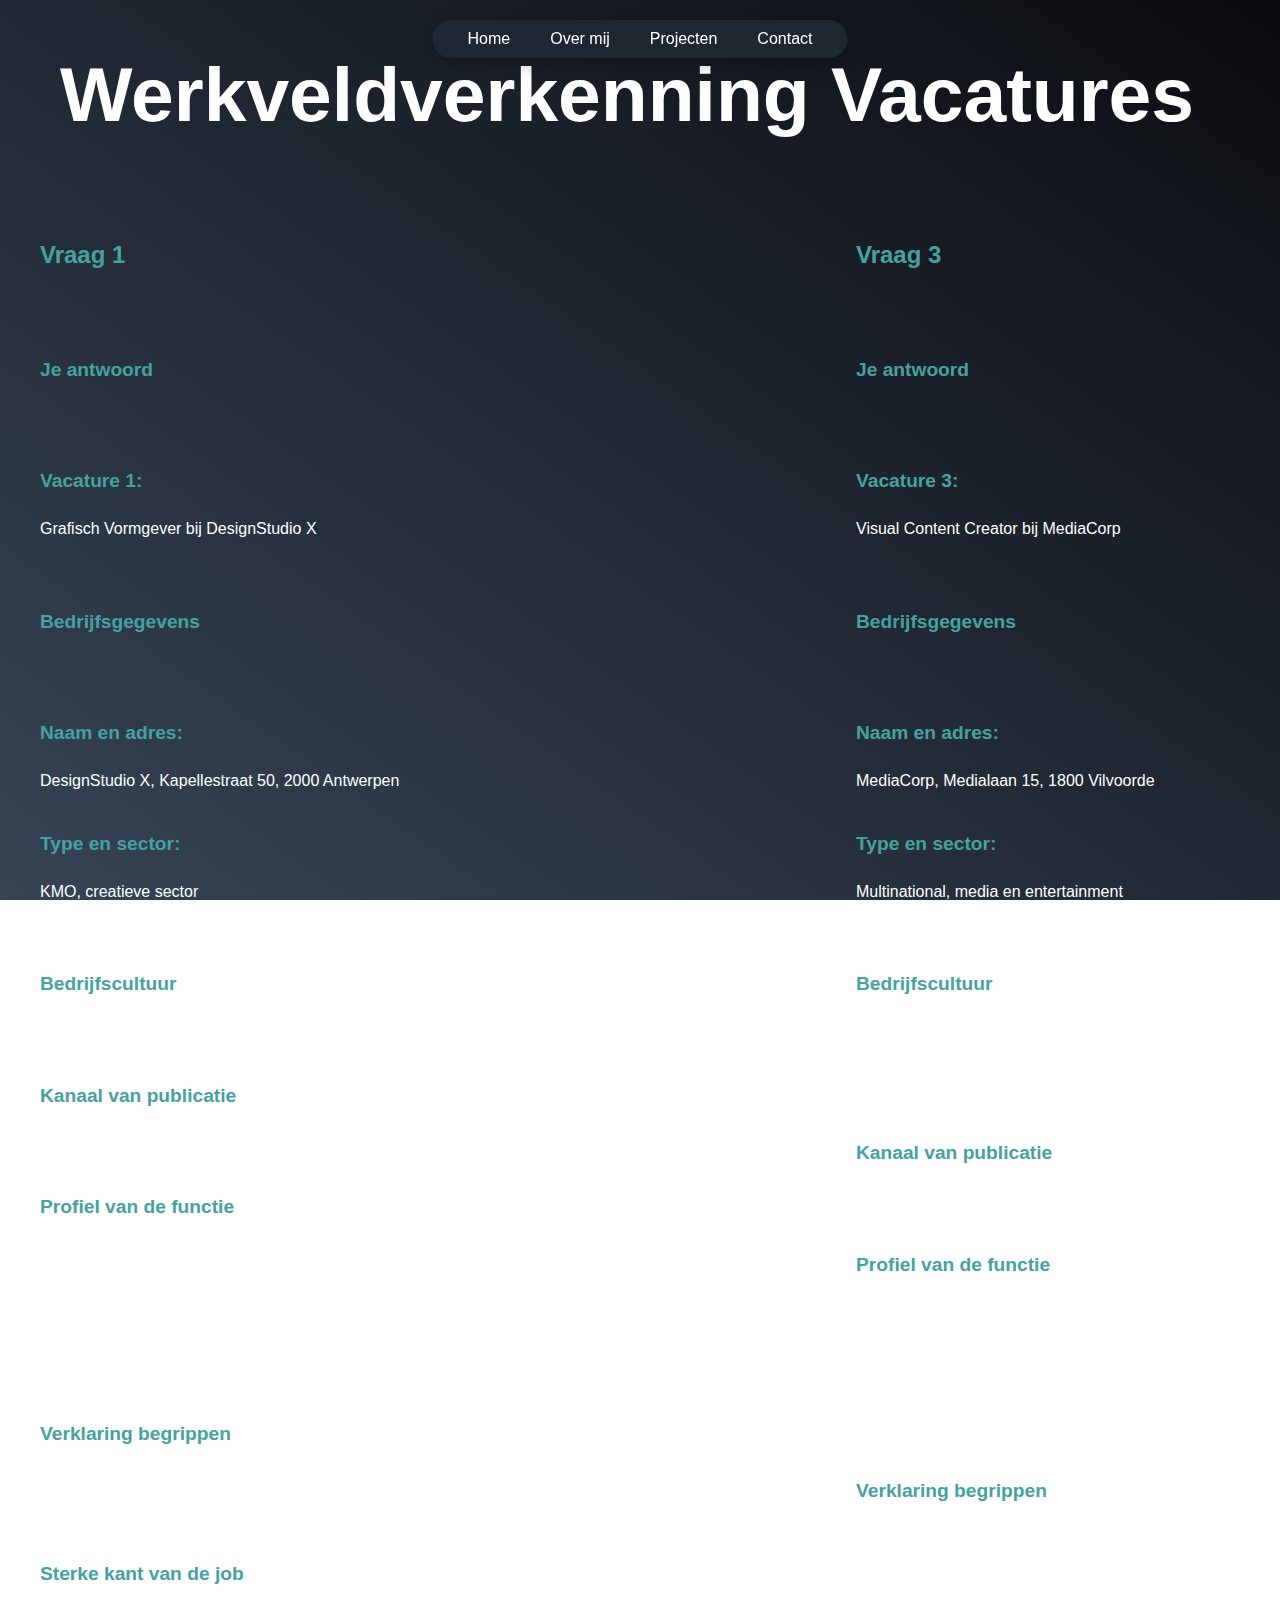
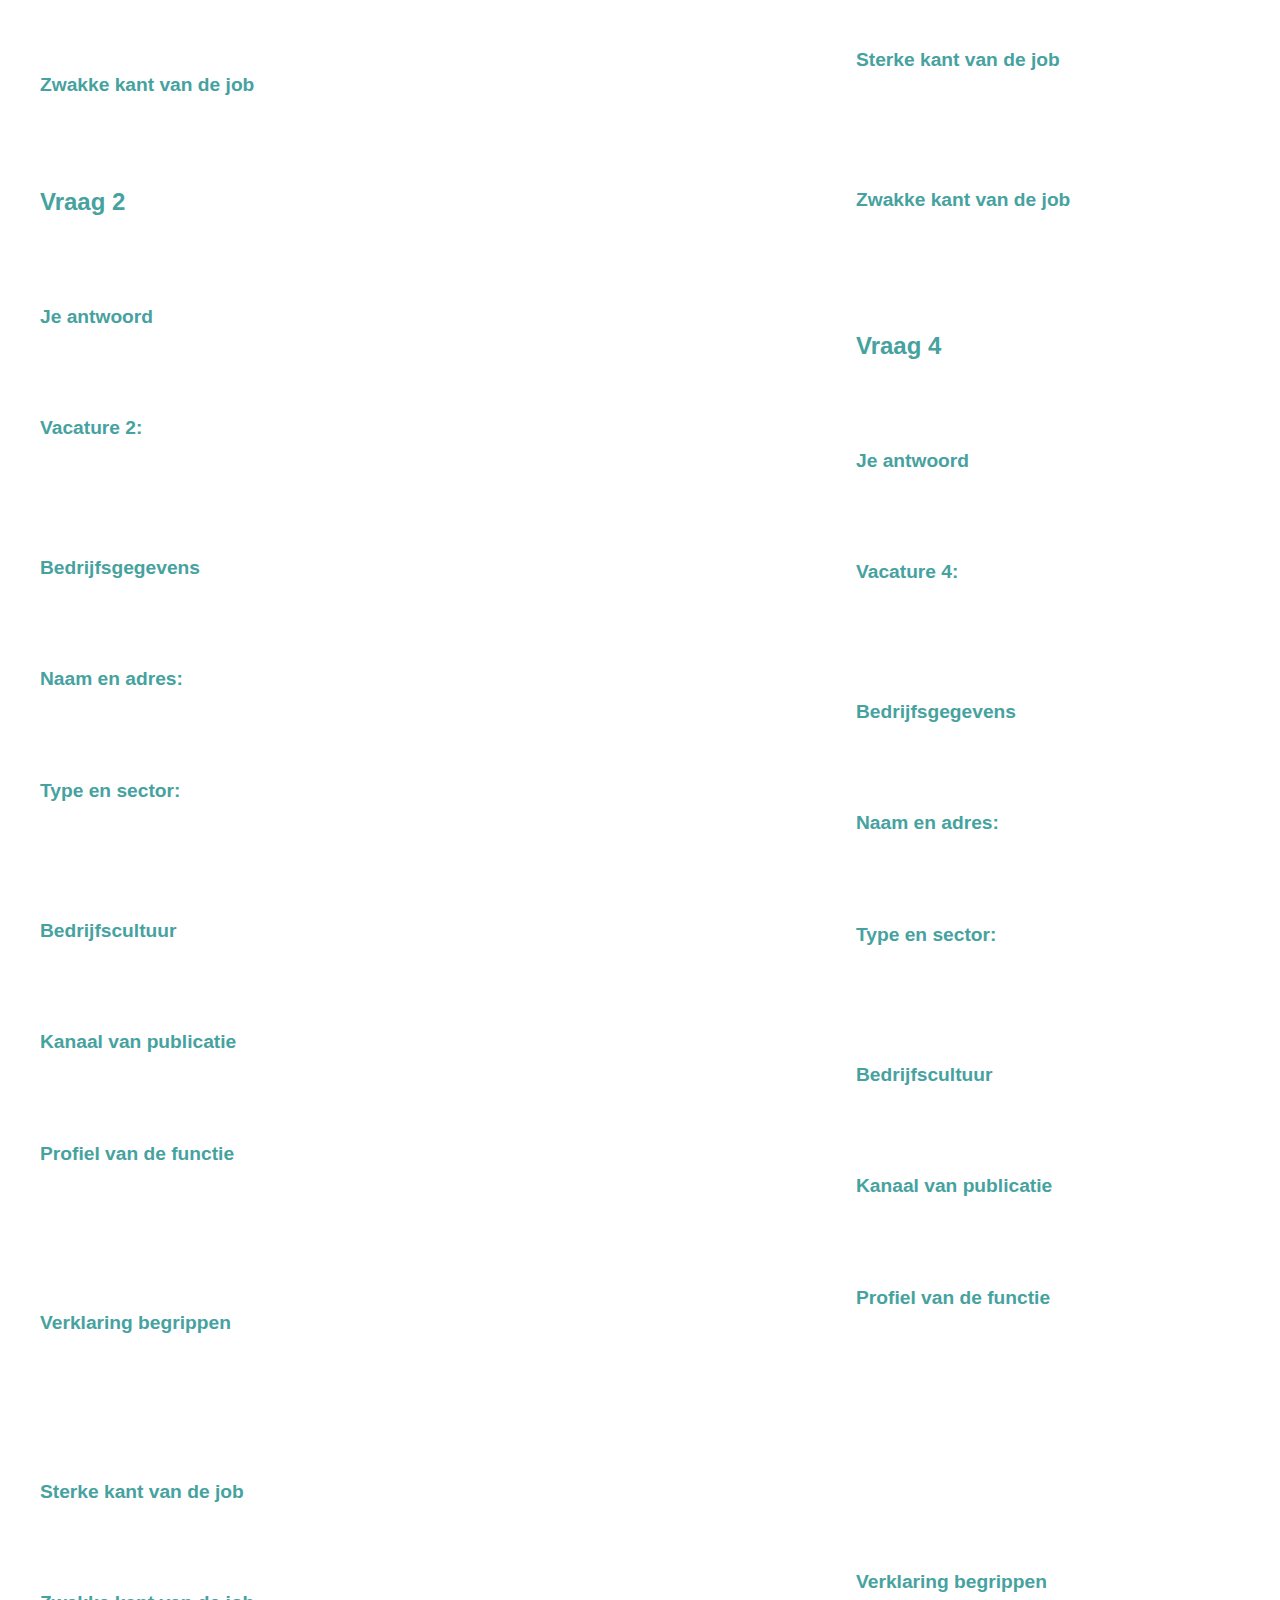
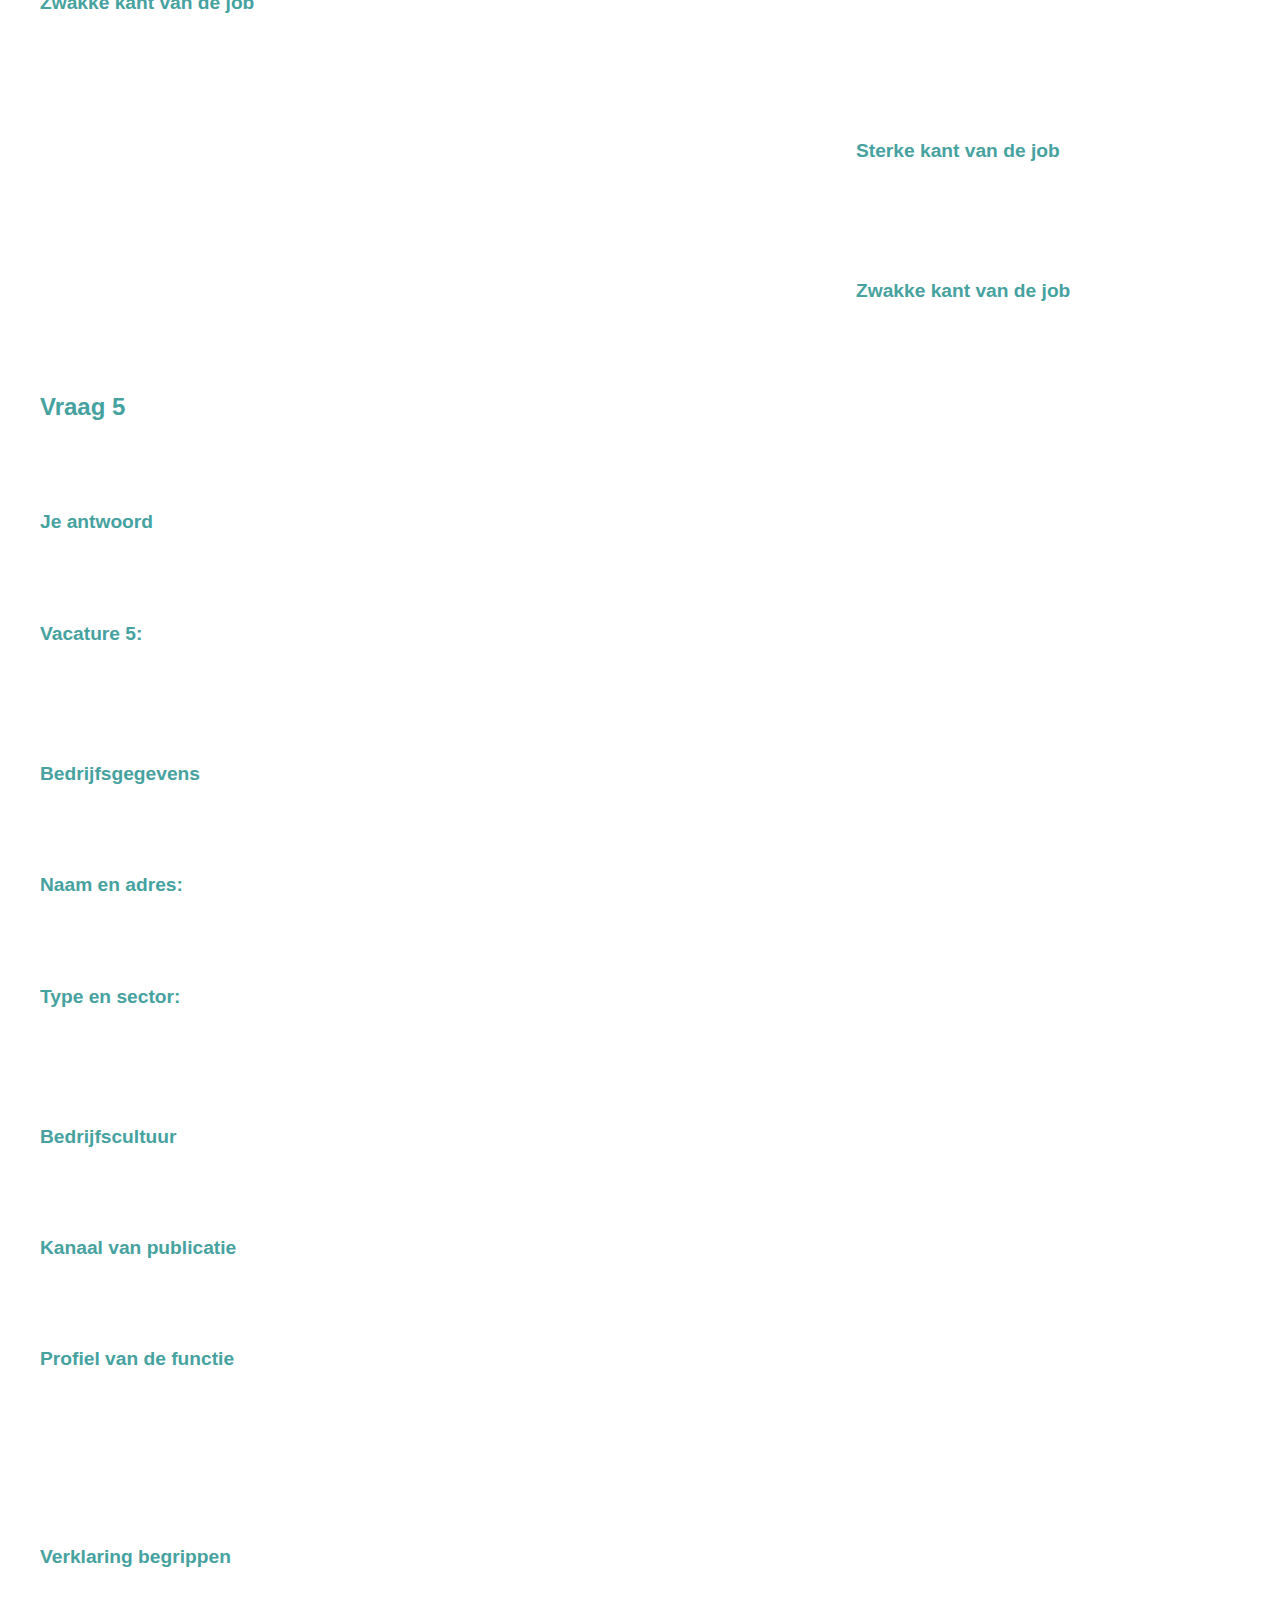
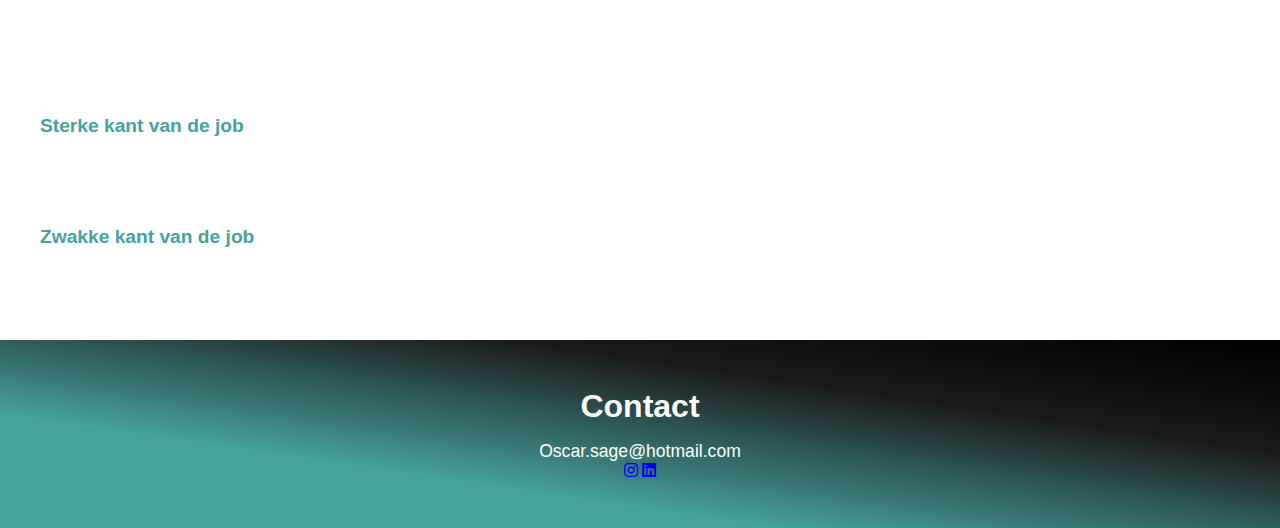
<file: Werkveldverkenning-Vacatures.html>
<!DOCTYPE html>
<html lang="en">

<head>
    <meta charset="UTF-8">
    <meta name="viewport" content="width=device-width, initial-scale=1.0">
    <title>Document</title>
    <link rel="stylesheet" href="assets/css/style.css">
    <link rel="stylesheet" href="assets/css/style02.css">
    <link rel="stylesheet" href="https://cdnjs.cloudflare.com/ajax/libs/font-awesome/5.15.3/css/all.min.css">

    <link rel="preconnect" href="https://fonts.googleapis.com">
    <link rel="preconnect" href="https://fonts.gstatic.com" crossorigin>


</head>
<style>
    img {
        margin: 10px;
    }

    main {
        margin: 20px;
        padding: 20px;
    }

    header {
        margin-bottom: 20px;
        padding: 20px;
    }

    section {
        margin: 20px 0;
        padding: 20px;
    }

    h2 {
        font-size: clamp(2rem, 6vw, 6rem);
        color: white;
        font-weight: 800;
        margin-bottom: 2rem;
        line-height: 0.9;
    }
</style>

<body class="grad1">

    <body>
        <main class="container02">
            <!-- Navigation -->
            <nav class="navbar">
                <ul class="nav-links" id="navLinks">
                    <li><a href="Index.html">Home</a></li>
                    <li><a href="#about">Over mij</a></li>
                    <li><a href="Projecten0.2.html">Projecten</a></li>
                    <li><a href="#contact">Contact</a></li>
                </ul>
                <div class="hamburger" id="hamburger">
                    <span></span>
                    <span></span>
                    <span></span>
                </div>
            </nav>

            <header>
                <div class="hero-section">
                    <div class="hero-text">
                        <h2>Werkveldverkenning Vacatures</h2>
                    </div>
                    
                </div>
            </header>


            <div class="content-section">
                <div class="content-layout">
                    <div class="content-text">
                        <p>
                            <strong class="middentext">Vraag 1</strong><br>
                            <strong>Je antwoord</strong><br>
                            <strong>Vacature 1:</strong> Grafisch Vormgever bij DesignStudio X
                            <br><br>
                            <strong>Bedrijfsgegevens</strong><br>
                            <strong>Naam en adres:</strong> DesignStudio X, Kapellestraat 50, 2000 Antwerpen
                            <br>
                            <strong>Type en sector:</strong> KMO, creatieve sector
                            <br><br>
                            <strong>Bedrijfscultuur</strong>
                            Innovatief en mensgericht; stimuleert creativiteit en teamwerk
                            <br>
                            <strong> Kanaal van publicatie</strong> Creativeskills.be
                            <br>
                            <strong>Profiel van de functie</strong>
                            <br>
                            - Verantwoordelijkheden: Ontwerpen van brandingmaterialen, zoals logo's en flyers, en
                            ondersteunen
                            bij grotere marketingcampagnes
                            <br>
                            - Technische skills: Ervaring met Adobe Creative Suite (Photoshop, Illustrator, InDesign),
                            basiskennis van drukprocessen
                            <br>
                            <strong>Verklaring begrippen</strong><br>
                            - Branding: De visuele identiteit en stijl van een merk ontwikkelen en communiceren
                            <br>
                            <strong>Sterke kant van de job</strong>
                            Veel ruimte voor creativiteit en het ontwikkelen van eigen ontwerpideeën
                            <br>
                            <strong>Zwakke kant van de job</strong>
                            Vaak werken met strakke deadlines
                        </p>
                        <p>
                            <strong class="middentext">Vraag 2</strong><br>

                            <strong>Je antwoord</strong><br>
                            <strong>Vacature 2:</strong> Junior Digital Designer bij WebAgency Y
                            <br><br>
                            <strong>Bedrijfsgegevens</strong><br>
                            <strong>Naam en adres:</strong> WebAgency Y, Heilig Hartlaan 12, 3000 Leuven
                            <br>
                            <strong>Type en sector:</strong> Start-up, digitale marketing en webdesign
                            <br><br>
                            <strong>Bedrijfscultuur</strong>
                            Dynamisch en resultaatgericht; veel focus op innovatie en digitale trends
                            <br>
                            <strong>Kanaal van publicatie</strong>
                            LinkedIn
                            <br>
                            <strong>Profiel van de functie</strong><br>
                            - Verantwoordelijkheden: Ontwerpen van websites, digitale banners en social media content
                            <br>
                            - Technische skills: Kennis van HTML/CSS, Adobe XD, ervaring met UI
                            UX-principesbr /UX-principes <br>
                            <strong>Verklaring begrippen</strong><br>
                            - UI/UX-principes: Gebruikersinterface en gebruikerservaring ontwerpprincipes die ervoor
                            zorgen dat
                            digitale producten gebruiksvriendelijk zijn <br>
                            <strong>Sterke kant van de job</strong>
                            Werken met nieuwe technologieën en designtrends
                            <br>
                            <strong>Zwakke kant van de job</strong>
                            Soms onverwachte veranderingen in projecten door snel veranderende klantwensen
                        </p>


                    </div>

                    <div class="content-text">
                        <p>
                            <strong class="middentext">Vraag 3</strong><br>
                            <strong>Je antwoord</strong><br>
                            <strong>Vacature 3:</strong> Visual Content Creator bij MediaCorp
                            <br><br>
                            <strong>Bedrijfsgegevens</strong><br>
                            <strong>Naam en adres:</strong> MediaCorp, Medialaan 15, 1800 Vilvoorde
                            <br>
                            <strong>Type en sector:</strong> Multinational, media en entertainment
                            <br><br>
                            <strong>Bedrijfscultuur</strong>
                            <br>
                            Beheersgericht en innovatief; gericht op efficiëntie en creatieve ideeën met grote impact
                            <br>
                            <strong>Kanaal van publicatie</strong> Jobat.be
                            <br>
                            <strong>Profiel van de functie</strong><br>
                            - Verantwoordelijkheden: Ontwikkelen van visuele content voor televisie, websites en sociale
                            media
                            <br>
                            - Technische skills: After Effects, Premiere Pro voor video en animaties, Photoshop
                            <br>
                            <strong>Verklaring begrippen</strong><br>
                            - After Effects: Software voor het maken van animaties en visuele effecten voor video’s
                            <br>
                            <strong>Sterke kant van de job</strong> Grote zichtbaarheid van werk en de kans om bij te
                            dragen aan
                            bekende media-uitingen
                            <br>
                            <strong>Zwakke kant van de job</strong> Vaak werken onder hoge druk vanwege deadlines en
                            uitzendingen

                        </p>
                        <p>
                            <strong class="middentext">Vraag 4</strong><br>
                            <strong>Je antwoord</strong><br>
                            <strong>Vacature 4:</strong> DTP Operator bij PrintFactory
                            <br><br>
                            <strong>Bedrijfsgegevens</strong><br>
                            <strong>Naam en adres:</strong> PrintFactory, Fabrieksstraat 78, 9000 Gent
                            <br>
                            <strong>Type en sector:</strong> KMO, grafische industrie
                            <br><br>
                            <strong>Bedrijfscultuur</strong> Beheersgericht; sterk gericht op precisie en kwaliteit
                            <br>
                            <strong>Kanaal van publicatie</strong> VDAB.be
                            <br>
                            <strong>Profiel van de functie</strong><br>
                            - Verantwoordelijkheden: Voorbereiden van bestanden voor druk, aanpassingen maken in
                            lay-outs en
                            kwaliteitscontrole uitvoeren <br>
                            - Technische skills: Ervaring met Adobe InDesign, basiskennis van kleurbeheer en
                            drukvoorbereiding
                            (prepress)
                            <br>
                            <strong>Verklaring begrippen</strong><br>
                            - Prepress: Voorbereidende stappen die nodig zijn voordat een ontwerp gedrukt kan worden
                            <br>
                            <strong>Sterke kant van de job</strong> Werken met fysieke producten en het zien van het
                            eindresultaat
                            <br>
                            <strong>Zwakke kant van de job</strong> Weinig ruimte voor creativiteit, vooral uitvoerend
                            werk
                        </p>

                    </div>


                </div>
            </div>

            <div class="section-divider"></div>

            <div class="content-section">
                <div class="content-layout">
                    <div class="content-text">
                        <p>
                            <strong class="middentext">Vraag 5</strong><br>
                            <strong>Je antwoord</strong><br>
                            <strong>Vacature 5:</strong> Creative Designer bij SocialClick
                            <br><br>
                            <strong>Bedrijfsgegevens</strong><br>
                            <strong>Naam en adres:</strong> SocialClick, Meirbrug 10, 2000 Antwerpen
                            <br>
                            <strong>Type en sector:</strong> Start-up, social media marketing
                            <br><br>
                            <strong>Bedrijfscultuur</strong> Dynamisch en mensgericht; jong team met focus op nieuwe
                            trends en
                            flexibiliteit
                            <br>
                            <strong>Kanaal van publicatie</strong> Indeed.com
                            <br>
                            <strong>Profiel van de functie</strong><br>
                            - Verantwoordelijkheden: Ontwikkelen van creatieve content voor sociale media, inclusief
                            grafisch
                            ontwerp en eenvoudige videobewerking <br>
                            - Technische skills: Adobe Creative Suite, ervaring met video-editing, kennis van social
                            media
                            algoritmes
                            <br>
                            <strong>Verklaring begrippen</strong><br>
                            - Social media algoritmes: Computergestuurde processen die bepalen welke content gebruikers
                            te zien
                            krijgen op sociale platforms
                            <br>
                            <strong>Sterke kant van de job</strong> Veel creatieve vrijheid en dynamische werkomgeving
                            <br>
                            <strong>Zwakke kant van de job</strong> Constant bijblijven met de laatste trends en
                            algoritmewijzigingen
                        </p>
                    </div>

                    <div class="content-text">

                    </div>
                </div>
            </div>
        </main>
        <!-- Footer -->
        <footer id="contact">
            <h3>Contact</h3>
            <p>Oscar.sage@hotmail.com</p>
            <div class="social-icons">
                <a href="https://www.instagram.com/0scar_sage/" target="_blank"><i class="fab fa-instagram"></i></a>
                <a href="https://www.linkedin.com/in/oscar-sage-8b1aab354/" target="_blank"><i
                        class="fab fa-linkedin"></i></a>
            </div>
        </footer>
        <script src="filter0.2.js"></script>
    </body>

</html>
</file>
<file: assets/css/style.css>
.grad1 {
  height: 200px;
  background-image: linear-gradient(to bottom left, #0B0C10, #364456);
  background-attachment: fixed;

}

#grad2 {
  height: 200px;
  background-image: linear-gradient(to bottom left, #000000 0%, #1A1A1A 30%, #46A29F 70%, #46A29F 100%);
  background-attachment: fixed;


}



.Driehoek01 {
  width: 0px;
  height: 0px;
  border-left: 150px solid transparent;
  border-right: 150px solid transparent;
  border-top: 300px solid #153332;
  transform: rotate(340deg);
  z-index: 0;
}

.Driehoek02 {
  width: 0px;
  height: 0px;
  border-left: 150px solid transparent;
  border-right: 150px solid transparent;
  border-top: 300px solid #153332;
  transform: rotate(40deg);
  float: right;
  position: absolute;
  top: 0px;
  right: 0px;
  z-index: 0;

}

.Driehoek03 {
  width: 0px;
  height: 0px;
  border-left: 120px solid transparent;
  border-right: 120px solid transparent;
  border-top: 240px solid #153332;
  transform: rotate(240deg);
  position: absolute;
  float: left;

}

.profile-image {
  width: 70%;
  height: auto;
  padding: 20px;
  margin: 20px ;
}


body {
  margin: 0px;
  overflow-x: hidden;
}

.text01 {
  position: absolute;
  top: 120px;
  left: 250px;
  color: #66FCF1;
  z-index: 1;
  font-size: 100px;

  font-family: "Montserrat", serif;
  font-optical-sizing: auto;
  font-weight: 200;
  font-style: normal;

}

.text02 {
  position: absolute;
  top: 190px;
  left: 250px;
  color: white;
  z-index: 1;
  font-size: 100px;

  font-family: "Montserrat", serif;
  font-optical-sizing: auto;
  font-weight: 800;
  font-style: normal;


}

.text03 {



  
  color: #66FCF1;
  font-family: "Montserrat Alternates", serif;
  font-weight: 600;
  font-style: normal;
  font-optical-sizing: auto;
  font-size: 4vw;
  


}

.text04 {
  position: relative;
  color: #ffffff;
  font-family: "Montserrat", serif;
  font-weight: 200;
  font-size: 80px;
  margin-top: 70px;
  margin-bottom: 70px;
  text-align: center;
}
.text05 {
  position: relative;
  color: #000000;
  font-family: "Montserrat Alternates", serif;
  margin-top: 10px;
  margin-bottom: 10px;
  
 
}

.Button01 {
  background-color: transparent;
  color: rgb(255, 255, 255);
  border: 2px solid #66FCF1;

  padding: 15px 32px;
  text-align: center;
  text-decoration: none;
  display: inline-block;
  font-size: 16px;
  margin: 4px 2px;
  cursor: pointer;
  border-radius: 4px;


}

.Button02 {
  background-color: transparent;
  color: #66FCF1;
  border: 2px solid rgb(255, 255, 255);

  padding: 15px 32px;
  text-align: center;
  text-decoration: none;
  display: inline-block;
  font-size: 16px;
  margin: 4px 2px;
  cursor: pointer;
  border-radius: 4px;
}

.Button02-container {
  display: flex;
  justify-content: center;
  margin-top: 40px;
  margin-bottom: 50px;
}

p {
  color: white;

}

.container {
  overflow: hidden;
}

.filterDiv {
  float: left;
  background-color: #2196F3;
  color: #ffffff;
  width: 100px;
  line-height: 100px;
  text-align: center;
  margin: 2px;
  display: none;
  
}


.show {
  display: block;
}


.btn {
  border: none;
  outline: none;
  padding: 12px 16px;
  background-color: #f1f1f1;
  cursor: pointer;
}


.btn:hover {
  background-color: #ddd;
}


.btn.active {
  background-color: #666;
  color: white;
}

.filter-container {
  margin-bottom: 20px;
}

.filter-btn {
  padding: 10px 15px;
  margin-right: 10px;
  border: none;
  background-color: #202833;
  box-shadow: 0 4px 6px rgba(0, 0, 0, 0.1);
  color: white;
  cursor: pointer;
  border-radius: 5px;
}

.filter-btn:hover {
  background-color: #46A29F;
}

.filter-btn.active {
  background-color: #66FCF1;
}

.content-container {
  display: flex;
  flex-wrap: wrap;
  gap: 10px;
}



.content-item.hidden {
  display: none;
}

.middentext {
  font-size: 25px;
  color: #46A29F;
}
</file>
<file: assets/css/style02.css>
/* Base Styles */
* {
    margin: 0;
    padding: 0;
    box-sizing: border-box;
}

body {
    font-family: "Montserrat", sans-serif;
    overflow-x: hidden;
    background: linear-gradient(to bottom left, #0B0C10, #364456);
    background-attachment: fixed;
    min-height: 100vh;
}

/* Navigation */
.navbar {
    position: fixed;
    top: 20px;
    left: 50%;
    transform: translateX(-50%);
    background: rgba(32, 40, 51, 0.95);
    backdrop-filter: blur(10px);
    border-radius: 25px;
    padding: 10px 20px;
    box-shadow: 0 4px 20px rgba(0, 0, 0, 0.3);
    z-index: 1000;
    transition: all 0.3s ease;
}

.nav-links {
    display: flex;
    list-style: none;
    gap: 10px;
}

.nav-links a {
    text-decoration: none;
    color: white;
    padding: 10px 15px;
    border-radius: 20px;
    transition: all 0.3s ease;
    font-size: 16px;
}

.nav-links a:hover {
    background-color: #46A29F;
    color: white;
}

.hamburger {
    display: none;
    flex-direction: column;
    cursor: pointer;
    padding: 10px;
}

.hamburger span {
    width: 25px;
    height: 3px;
    background: white;
    margin: 3px 0;
    transition: 0.3s;
}

/* Hero Section */
.hero {
    height: 100vh;
    display: flex;
    align-items: center;
    justify-content: center;
    position: relative;
    overflow: hidden;
}

.hero-content {
    display: grid;
    grid-template-columns: 1fr 1fr;
    gap: 2rem;
    max-width: 1200px;
    width: 100%;
    padding: 0 2rem;
    align-items: center;
}

.hero-text {
    z-index: 2;
}

.hero-text h1 {
    font-size: clamp(3rem, 8vw, 8rem);
    color: #66FCF1;
    font-weight: 200;
    margin-bottom: 10px;
    line-height: 0.9;
}

.hero-text h2 {
    font-size: clamp(2rem, 6vw, 6rem);
    color: white;
    font-weight: 800;
    margin-bottom: 2rem;
    line-height: 0.9;
}

.hero-image {
    display: flex;
    justify-content: center;
    z-index: 2;
}

.hero-image img {
    max-width: 100%;
    height: auto;
    border-radius: 20px;
    box-shadow: 0 10px 30px rgba(0, 0, 0, 0.3);
}
.heroo-image img {
    max-width: 100%;
    height: auto;
    border-radius: 20px;
    box-shadow: none; /* Remove the box shadow to also remove the border effect */
}

.contact-btn {
    background: transparent;
    color: white;
    border: 2px solid #66FCF1;
    padding: 15px 30px;
    font-size: 16px;
    border-radius: 5px;
    cursor: pointer;
    transition: all 0.3s ease;
    text-decoration: none;
    display: inline-block;
    margin-top: 1rem;
}

.contact-btn:hover {
    background: #66FCF1;
    color: #0B0C10;
}

/* Decorative triangles */
.triangle {
    position: absolute;
    opacity: 0.7;
}

.triangle-1 {
    top: 10%;
    left: -5%;
    width: 0;
    height: 0;
    border-left: 100px solid transparent;
    border-right: 100px solid transparent;
    border-top: 200px solid #153332;
    transform: rotate(340deg);
}

.triangle-2 {
    top: 5%;
    right: -5%;
    width: 0;
    height: 0;
    border-left: 120px solid transparent;
    border-right: 120px solid transparent;
    border-top: 240px solid #153332;
    transform: rotate(40deg);
}

.triangle-3 {
    bottom: 10%;
    left: -3%;
    width: 0;
    height: 0;
    border-left: 80px solid transparent;
    border-right: 80px solid transparent;
    border-top: 160px solid #153332;
    transform: rotate(240deg);
}

/* About Section */
.about {
    padding: 5rem 2rem;
    max-width: 1200px;
    margin: 0 auto;
}

.about-content {
    display: grid;
    grid-template-columns: 2fr 1fr;
    gap: 3rem;
    align-items: start;
}

.about h2 {
    color: #66FCF1;
    font-family: "Montserrat Alternates", serif;
    font-weight: 600;
    font-size: clamp(2rem, 5vw, 4rem);
    margin-bottom: 2rem;
}

.about p {
    color: white;
    line-height: 1.8;
    font-size: 16px;
    margin-bottom: 1.5rem;
}

.about-image {
    display: flex;
    justify-content: center;
}

.about-image img {
    max-width: 100%;
    height: auto;
    border-radius: 15px;
    box-shadow: 0 10px 30px rgba(0, 0, 0, 0.3);
}

/* Projects Section */
.projects-section {
    padding: 5rem 2rem;
    text-align: center;
}

.projects-section h2 {
    color: white;
    font-size: clamp(2.5rem, 5vw, 5rem);
    font-weight: 200;
    margin-bottom: 3rem;
}

.projects-grid {
    display: grid;
    grid-template-columns: repeat(auto-fit, minmax(300px, 1fr));
    gap: 2rem;
    max-width: 1200px;
    margin: 0 auto 3rem;
}

.project-card {
    background: #202833;
    border-radius: 15px;
    overflow: hidden;
    transition: all 0.3s ease;
    position: relative;
}

.project-card:hover {
    transform: translateY(-10px);
    box-shadow: 0 20px 40px rgba(0, 0, 0, 0.3);
}

.project-card img {
    width: 100%;
    height: 200px;
    object-fit: cover;
}

.project-info {
    padding: 1.5rem;
    color: white;
}

.project-info h3 {
    font-size: 1.2rem;
    margin-bottom: 0.5rem;
}

.more-btn {
    background: transparent;
    color: #66FCF1;
    border: 2px solid white;
    padding: 15px 30px;
    font-size: 16px;
    border-radius: 5px;
    cursor: pointer;
    transition: all 0.3s ease;
    text-decoration: none;
    display: inline-block;
}

.more-btn:hover {
    background: white;
    color: #0B0C10;
}

/* Filter Section */
.projects-page {
    padding: 2rem;
    margin-top: 80px;
}

.projects-page h1 {
    color: #66FCF1;
    font-size: clamp(3rem, 6vw, 6rem);
    text-align: center;
    margin-bottom: 1rem;
}

.projects-page h2 {
    color: white;
    font-size: clamp(2rem, 4vw, 4rem);
    text-align: center;
    margin-bottom: 3rem;
}

.filter-container {
    text-align: center;
    margin-bottom: 3rem;
    flex-wrap: wrap;
    gap: 10px;
    display: flex;
    justify-content: center;
}

.filter-btn {
    padding: 12px 20px;
    border: none;
    background: #202833;
    color: white;
    border-radius: 25px;
    cursor: pointer;
    transition: all 0.3s ease;
    font-size: 14px;
}

.filter-btn:hover,
.filter-btn.active {
    background: #66FCF1;
    color: #0B0C10;
}

.content-container {
    display: grid;
    grid-template-columns: repeat(auto-fit, minmax(280px, 1fr));
    gap: 2rem;
    max-width: 1200px;
    margin: 0 auto;
}

.content-item {
    transition: all 0.3s ease;
}

.content-item.hidden {
    display: none;
}

/* Content Pages */
.content-page {
    padding: 2rem;
    margin-top: 80px;
    max-width: 1000px;
    margin-left: auto;
    margin-right: auto;
}

.content-page h2 {
    color: #66FCF1;
    font-family: "Montserrat Alternates", serif;
    font-weight: 600;
    font-size: clamp(2rem, 4vw, 3rem);
    text-align: center;
    margin-bottom: 3rem;
}

.content-layout {
    display: grid;
    grid-template-columns: 2fr 1fr;
    gap: 3rem;
    align-items: start;
}

.content-text {
    color: white;
    line-height: 1.8;
}

.content-text strong {
    color: #46A29F;
    font-size: 1.2rem;
    display: block;
    margin: 2rem 0 1rem 0;
}

.content-text .middentext {
    color: #46A29F;
    font-size: 1.5rem;
    font-weight: bold;
    margin: 2rem 0 1rem 0;
}

.content-image img {
    width: 100%;
    height: auto;
    border-radius: 15px;
    box-shadow: 0 10px 30px rgba(0, 0, 0, 0.3);
}

.no-underline {
    text-decoration: none;
}

/* Footer */
footer {
    background: linear-gradient(to bottom left, #000000 0%, #1A1A1A 30%, #46A29F 70%, #46A29F 100%);
    padding: 3rem 2rem;
    text-align: center;
    color: white;
}

footer h3 {
    font-size: 2rem;
    margin-bottom: 1rem;
}

footer p {
    font-size: 1.1rem;
}

/* Mobile Responsive */
@media (max-width: 768px) {
    .navbar {
        width: calc(100% - 40px);
        max-width: none;
        left: 20px;
        transform: none;
        padding: 15px;
    }

    .nav-links {
        position: absolute;
        top: 100%;
        left: 0;
        right: 0;
        background: rgba(32, 40, 51, 0.98);
        flex-direction: column;
        padding: 20px;
        border-radius: 0 0 15px 15px;
        transform: translateY(-100%);
        opacity: 0;
        visibility: hidden;
        transition: all 0.3s ease;
    }

    .nav-links.active {
        transform: translateY(0);
        opacity: 1;
        visibility: visible;
    }

    .hamburger {
        display: flex;
    }

    .hamburger.active span:nth-child(1) {
        transform: rotate(-45deg) translate(-5px, 6px);
    }

    .hamburger.active span:nth-child(2) {
        opacity: 0;
    }

    .hamburger.active span:nth-child(3) {
        transform: rotate(45deg) translate(-5px, -6px);
    }

    .hero-content {
        grid-template-columns: 1fr;
        text-align: center;
        gap: 3rem;
        padding: 0 1rem;
    }

    .hero-text {
        order: 2;
    }

    .hero-image {
        order: 1;
    }

    .about-content {
        grid-template-columns: 1fr;
        gap: 2rem;
        text-align: center;
    }

    .content-layout {
        grid-template-columns: 1fr;
        gap: 2rem;
    }

    .triangle-1,
    .triangle-2,
    .triangle-3 {
        display: none;
    }

    .projects-grid {
        grid-template-columns: 1fr;
        gap: 1.5rem;
    }

    .filter-container {
        flex-direction: column;
        align-items: center;
    }

    .filter-btn {
        width: 100%;
        max-width: 200px;
    }
}

@media (max-width: 480px) {
    .hero {
        padding: 0 1rem;
    }

    .about,
    .projects-section,
    .projects-page,
    .content-page {
        padding: 3rem 1rem;
    }

    .navbar {
        width: calc(100% - 20px);
        left: 10px;
        padding: 10px;
    }

    .project-card img {
        height: 150px;
    }

    .content-container {
        grid-template-columns: 1fr;
    }
}
</file>
